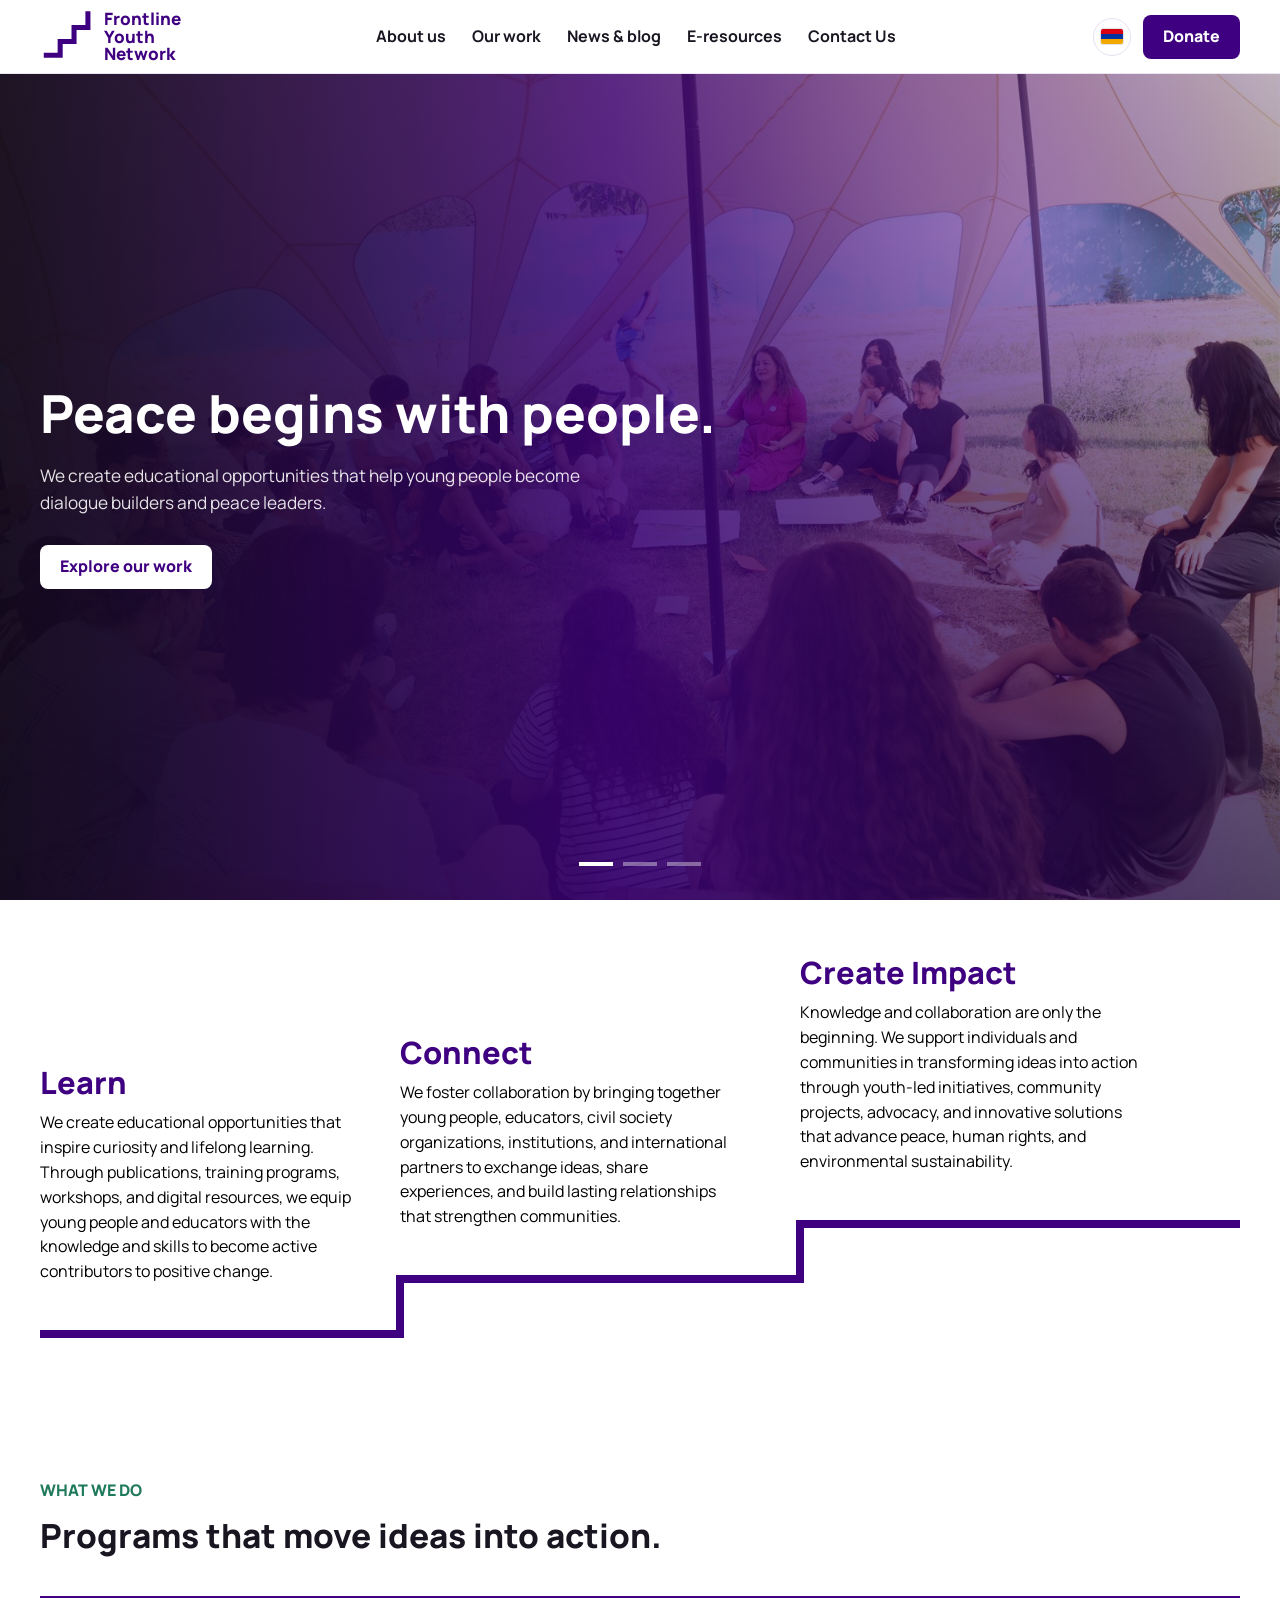
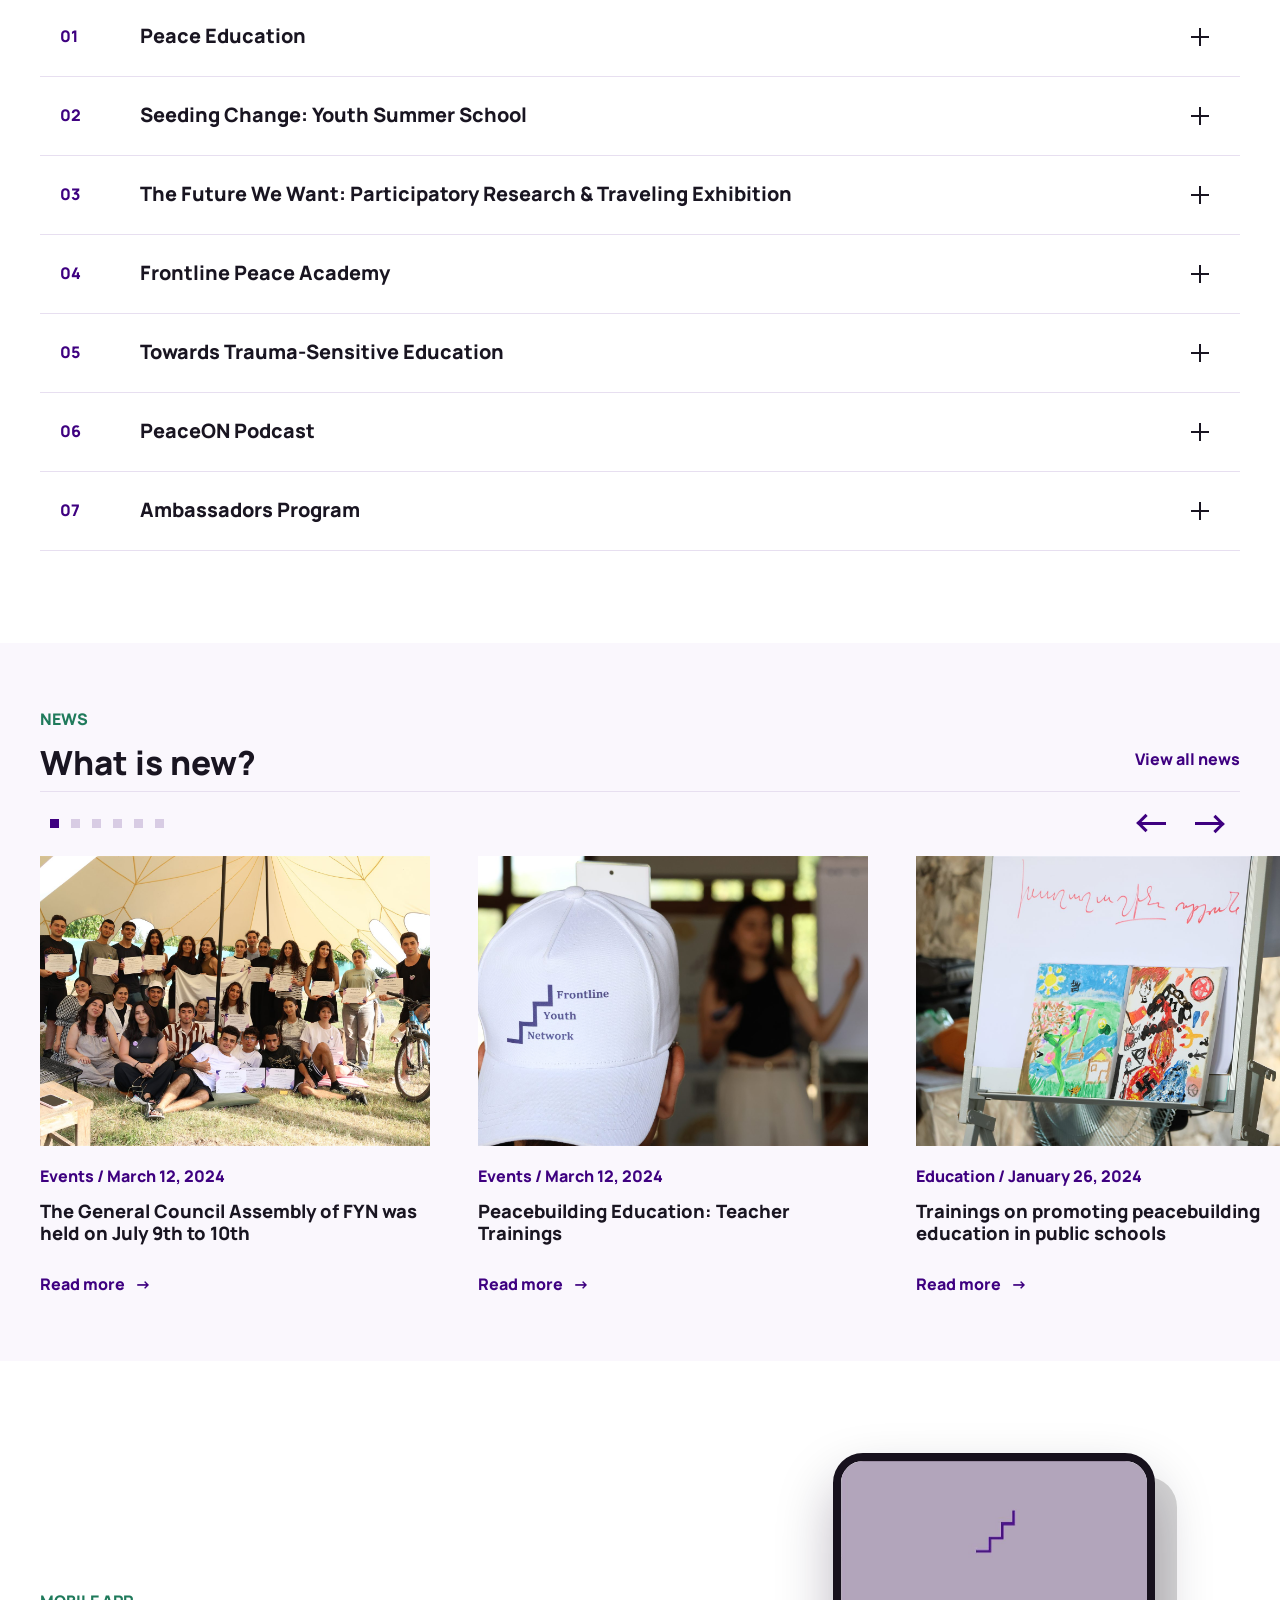
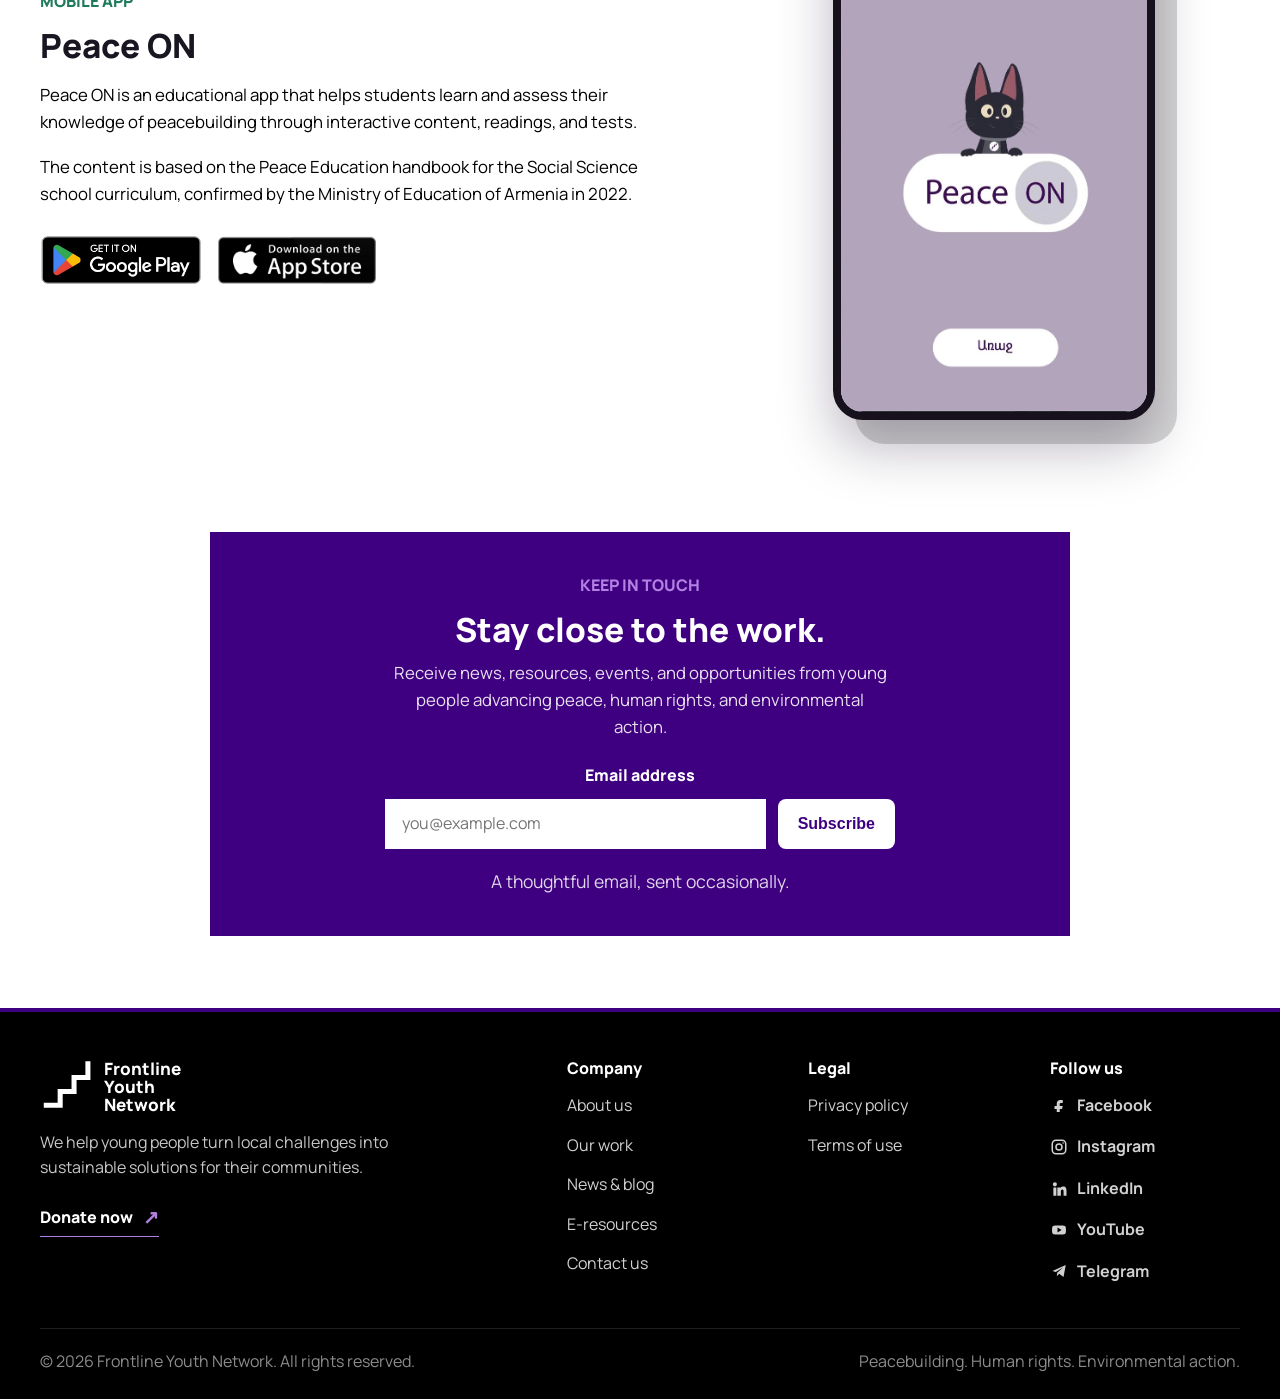
<file: index.html>
﻿<!doctype html>
<html lang="en">
  <head>
    <meta charset="utf-8">
    <meta name="viewport" content="width=device-width, initial-scale=1">
    <meta name="description" content="Frontline Youth Network connects and empowers young people from rural and border communities through peacebuilding, human rights, environmentalism, and youth-led action.">
    <title>Frontline Youth Network</title>
    <link rel="preconnect" href="https://fonts.googleapis.com">
    <link rel="preconnect" href="https://fonts.gstatic.com" crossorigin>
    <link href="https://fonts.googleapis.com/css2?family=Manrope:wght@400;500;600;700;800&display=swap" rel="stylesheet">
    <link rel="stylesheet" href="assets/css/style.css">
  </head>
  <body>
    <a class="skip-link" href="#main">Skip to content</a>

    <header class="site-header" data-header>
      <div class="container header__inner">
        <a class="btn btn--primary header__donate" href="donate.html">Donate</a>

        <a class="brand brand--animated" href="index.html" aria-label="Frontline Youth Network home">
          <span class="brand__mark-wrap" aria-hidden="true">
            <svg class="brand__mark" viewBox="0 0 92 82" focusable="false">
              <polyline points="10 70 32 70 32 48 54 48 54 26 76 26 76 4"></polyline>
            </svg>
          </span>
          <span class="brand__text" aria-hidden="true">
            <span>Frontline</span>
            <span>Youth</span>
            <span>Network</span>
          </span>
        </a>

        <button class="nav-toggle" type="button" aria-expanded="false" aria-controls="site-navigation" aria-label="Open navigation">
          <span></span>
          <span></span>
          <span></span>
        </button>

        <nav class="site-nav" id="site-navigation" aria-label="Main navigation">
          <div class="nav__links">
            <a href="about-us.html">About us</a>
            <a href="our-work.html">Our work</a>
            <a href="news.html">News &amp; blog</a>
            <a href="e-resources.html">E-resources</a>
            <a href="contact-us.html">Contact Us</a>
          </div>
          <div class="nav__actions">
            <a class="lang-switcher" href="#" aria-label="Switch language to Armenian">
              <span class="flag flag--armenia" aria-hidden="true"></span>
            </a>
            <a class="btn btn--primary nav__donate" href="donate.html">Donate</a>
          </div>
        </nav>
      </div>
    </header>

    <main id="main">
      <section class="hero section hero--slide-1">
        <div class="container hero__inner">
          <div class="hero-slider" data-hero-slider>
            <div class="hero-slider__track">
              <article class="hero-slide is-active">
                <h1>Peace begins with people.</h1>
                <p class="hero__lead">We create educational opportunities that help young people become dialogue builders and peace leaders.</p>
                <a class="btn btn--primary" href="#what-we-do">Explore our work</a>
              </article>
              <article class="hero-slide">
                <h2>Human rights begin with action.</h2>
                <p class="hero__lead">We strengthen the skills and confidence needed to build more just and inclusive communities.</p>
                <a class="btn btn--primary" href="#what-we-do">Explore human rights</a>
              </article>
              <article class="hero-slide">
                <h2>A sustainable future begins today.</h2>
                <p class="hero__lead">We encourage environmental responsibility through learning, collaboration, and local initiatives.</p>
                <a class="btn btn--primary" href="#what-we-do">Explore green action</a>
              </article>
            </div>
          </div>
        </div>
        <div class="hero-slider__controls" aria-label="Hero slider controls">
          <button class="is-active" type="button" aria-label="Show peacebuilding slide" data-hero-dot></button>
          <button type="button" aria-label="Show human rights slide" data-hero-dot></button>
          <button type="button" aria-label="Show environmental slide" data-hero-dot></button>
        </div>
        <button class="hero-arrow hero-arrow--prev" type="button" aria-label="Previous hero slide" data-hero-prev><span aria-hidden="true">&larr;</span></button>
        <button class="hero-arrow hero-arrow--next" type="button" aria-label="Next hero slide" data-hero-next><span aria-hidden="true">&rarr;</span></button>

      </section>

      <div class="container hero__impact" aria-label="Frontline Youth Network step line">
        <svg class="impact-step-line" viewBox="0 0 1200 180" focusable="false" aria-hidden="true">
          <polyline points="0 150 360 150 360 95 760 95 760 40 1200 40"></polyline>
        </svg>
        <div class="impact-step-labels">
          <article>
            <h2>Learn</h2>
            <p>We create educational opportunities that inspire curiosity and lifelong learning. Through publications, training programs, workshops, and digital resources, we equip young people and educators with the knowledge and skills to become active contributors to positive change.</p>
          </article>
          <article>
            <h2>Connect</h2>
            <p>We foster collaboration by bringing together young people, educators, civil society organizations, institutions, and international partners to exchange ideas, share experiences, and build lasting relationships that strengthen communities.</p>
          </article>
          <article>
            <h2>Create Impact</h2>
            <p>Knowledge and collaboration are only the beginning. We support individuals and communities in transforming ideas into action through youth-led initiatives, community projects, advocacy, and innovative solutions that advance peace, human rights, and environmental sustainability.</p>
          </article>
        </div>
      </div>

      <section class="section initiatives-section" id="what-we-do">
        <div class="container">
          <div class="initiatives__intro">
            <div>
              <p class="eyebrow">What we do</p>
              <h2>Programs that move ideas into action.</h2>
            </div>
          </div>

          <div class="initiatives-list" data-initiatives>
            <article class="initiative">
              <button class="initiative__trigger" id="initiative-trigger-1" type="button" aria-expanded="false" aria-controls="initiative-panel-1" data-initiative-trigger>
                <span class="initiative__number">01</span>
                <span class="initiative__title">Peace Education</span>
                <span class="initiative__toggle" aria-hidden="true"></span>
              </button>
              <div class="initiative__panel" id="initiative-panel-1" role="region" aria-labelledby="initiative-trigger-1" aria-hidden="true">
                <div class="initiative__media">
                  <img src="assets/images/news-training.jpg" alt="A Frontline participant listening to a programme facilitator">
                </div>
                <div class="initiative__content">
                  <p>Since 2020, Frontline has been advancing peace education in Armenia by combining research, educational resource development, and teacher professional development. We create practical tools that help educators introduce peace, conflict, and dialogue into the classroom while supporting broader educational reforms. Our goal is to make peace education accessible, relevant, and transformative for both teachers and young people.</p>
                  <a class="initiative__link" href="#">Learn more <span aria-hidden="true">&rarr;</span></a>
                </div>
              </div>
            </article>

            <article class="initiative">
              <button class="initiative__trigger" id="initiative-trigger-2" type="button" aria-expanded="false" aria-controls="initiative-panel-2" data-initiative-trigger>
                <span class="initiative__number">02</span>
                <span class="initiative__title">Seeding Change: Youth Summer School</span>
                <span class="initiative__toggle" aria-hidden="true"></span>
              </button>
              <div class="initiative__panel" id="initiative-panel-2" role="region" aria-labelledby="initiative-trigger-2" aria-hidden="true">
                <div class="initiative__media">
                  <img src="assets/images/mission-youth.jpg" alt="Young people learning together at a Frontline summer programme">
                </div>
                <div class="initiative__content">
                  <p>From 2021 to 2025, <em>Seed the Change</em> brought together young people from across Armenia for an immersive summer school experience centered on peacebuilding, environmental sustainability, and human rights. Through interactive learning, outdoor activities, creative methods, and collaborative projects, participants developed practical skills and lasting connections.</p>
                  <p>The experience continues through the <em>Seed the Change Activist Handbook</em>, which supports participants in turning ideas into action.</p>
                  <a class="initiative__link" href="#">Learn more <span aria-hidden="true">&rarr;</span></a>
                </div>
              </div>
            </article>

            <article class="initiative">
              <button class="initiative__trigger" id="initiative-trigger-3" type="button" aria-expanded="false" aria-controls="initiative-panel-3" data-initiative-trigger>
                <span class="initiative__number">03</span>
                <span class="initiative__title">The Future We Want: Participatory Research &amp; Traveling Exhibition</span>
                <span class="initiative__toggle" aria-hidden="true"></span>
              </button>
              <div class="initiative__panel" id="initiative-panel-3" role="region" aria-labelledby="initiative-trigger-3" aria-hidden="true">
                <div class="initiative__media">
                  <img src="assets/images/hero-map.jpg" alt="Messages created by young people during a participatory activity">
                </div>
                <div class="initiative__content">
                  <p>What began as a creative exercise during the Seed the Change summer school evolved into a nationwide participatory research initiative exploring how young people imagine their future. Through focus groups and artistic expression, Frontline engaged diverse youth communities to better understand identity, belonging, and aspirations.</p>
                  <p>The findings were transformed into a traveling exhibition, creating space for dialogue and amplifying young people's voices.</p>
                  <a class="initiative__link" href="#">Learn more <span aria-hidden="true">&rarr;</span></a>
                </div>
              </div>
            </article>

            <article class="initiative">
              <button class="initiative__trigger" id="initiative-trigger-4" type="button" aria-expanded="false" aria-controls="initiative-panel-4" data-initiative-trigger>
                <span class="initiative__number">04</span>
                <span class="initiative__title">Frontline Peace Academy</span>
                <span class="initiative__toggle" aria-hidden="true"></span>
              </button>
              <div class="initiative__panel" id="initiative-panel-4" role="region" aria-labelledby="initiative-trigger-4" aria-hidden="true">
                <div class="initiative__media">
                  <img src="assets/images/education.jpg" alt="Young people taking part in an interactive outdoor learning session">
                </div>
                <div class="initiative__content">
                  <p>Peace Academy is a two-month experiential learning program that continues the journey begun through the <em>Seed the Change</em> Summer School. Designed for university students, it offers a deeper exploration of conflict, peace, and social change through an interactive, non-formal learning environment.</p>
                  <p>Participants strengthen their understanding of conflict and peace studies while developing practical skills in dialogue, collaboration, negotiation, and conflict transformation. More than a course, the Academy is a learning community where knowledge is co-created through discussion, reflection, and shared experience.</p>
                  <a class="initiative__link" href="#">Learn more <span aria-hidden="true">&rarr;</span></a>
                </div>
              </div>
            </article>

            <article class="initiative">
              <button class="initiative__trigger" id="initiative-trigger-5" type="button" aria-expanded="false" aria-controls="initiative-panel-5" data-initiative-trigger>
                <span class="initiative__number">05</span>
                <span class="initiative__title">Towards Trauma-Sensitive Education</span>
                <span class="initiative__toggle" aria-hidden="true"></span>
              </button>
              <div class="initiative__panel" id="initiative-panel-5" role="region" aria-labelledby="initiative-trigger-5" aria-hidden="true">
                <div class="initiative__media">
                  <img src="assets/images/news-schools.jpg" alt="Creative artworks produced during a Frontline learning activity">
                </div>
                <div class="initiative__content">
                  <p>Building on our participatory research, this initiative explores how peace, conflict, and trauma can be addressed through safe, inclusive, and creative learning environments. By bringing together educators, researchers, and practitioners, we developed practical trauma-informed teaching approaches grounded in international expertise and local experience.</p>
                  <p>The result is a collection of educational methods that support more responsive and resilient classrooms.</p>
                  <a class="initiative__link" href="#">Learn more <span aria-hidden="true">&rarr;</span></a>
                </div>
              </div>
            </article>

            <article class="initiative">
              <button class="initiative__trigger" id="initiative-trigger-6" type="button" aria-expanded="false" aria-controls="initiative-panel-6" data-initiative-trigger>
                <span class="initiative__number">06</span>
                <span class="initiative__title">PeaceON Podcast</span>
                <span class="initiative__toggle" aria-hidden="true"></span>
              </button>
              <div class="initiative__panel" id="initiative-panel-6" role="region" aria-labelledby="initiative-trigger-6" aria-hidden="true">
                <div class="initiative__media">
                  <img src="assets/images/cinema.jpg" alt="Young people and community members preparing food together">
                </div>
                <div class="initiative__content">
                  <p>PeaceON is an animated podcast created for young people, bringing complex social topics to life through a simple, engaging, and modern format. Guided by Piso, the curious cat and main character of the podcast, young audiences explore topics ranging from disinformation and media literacy to environmental issues, financial literacy, and everyday choices.</p>
                  <p>Through real stories, relatable examples, and honest conversations, PeaceON encourages young people to think critically, stay informed, and become active participants in their communities.</p>
                  <p>The learning journey continues through the PeaceON app, where users can reflect on episodes, explore new topics, take interactive quizzes, test their knowledge, and receive certificates upon successful completion.</p>
                  <a class="initiative__link" href="https://www.youtube.com/channel/UCpuVf02GFddqtocgBL-URlQ" target="_blank" rel="noopener">Watch here <span aria-hidden="true">&rarr;</span></a>
                </div>
              </div>
            </article>

            <article class="initiative">
              <button class="initiative__trigger" id="initiative-trigger-7" type="button" aria-expanded="false" aria-controls="initiative-panel-7" data-initiative-trigger>
                <span class="initiative__number">07</span>
                <span class="initiative__title">Ambassadors Program</span>
                <span class="initiative__toggle" aria-hidden="true"></span>
              </button>
              <div class="initiative__panel" id="initiative-panel-7" role="region" aria-labelledby="initiative-trigger-7" aria-hidden="true">
                <div class="initiative__media">
                  <img src="assets/images/networking.jpg" alt="Frontline youth participants collaborating during a team activity">
                </div>
                <div class="initiative__content">
                  <p>The Ambassadors Program supports young people in sharing knowledge, building connections, and leading positive change in their communities. Full program details will be added as the initiative develops.</p>
                  <a class="initiative__link" href="#">Learn more <span aria-hidden="true">&rarr;</span></a>
                </div>
              </div>
            </article>
          </div>
        </div>
      </section>

      <section class="section news-section" id="news">
        <div class="container">
          <div class="news-slider" data-news-slider>
            <div class="news-slider__header">
              <div>
                <p class="eyebrow">News</p>
                <h2>What is new?</h2>
              </div>
              <a class="text-link news-slider__link" href="https://frontlineyouth.net/en/news/">View all news</a>
            </div>

            <div class="news-slider__tools" aria-label="News slider controls">
              <div class="news-slider__dots" aria-label="Select news slide">
                <button class="is-active" type="button" aria-label="Go to news item 1" data-news-dot></button>
                <button type="button" aria-label="Go to news item 2" data-news-dot></button>
                <button type="button" aria-label="Go to news item 3" data-news-dot></button>
                <button type="button" aria-label="Go to news item 4" data-news-dot></button>
                <button type="button" aria-label="Go to news item 5" data-news-dot></button>
                <button type="button" aria-label="Go to news item 6" data-news-dot></button>
              </div>
              <div class="news-slider__arrows">
                <button class="news-slider__arrow news-slider__arrow--prev" type="button" aria-label="Previous news" data-news-prev>
                  <span class="news-slider__arrow-icon" aria-hidden="true"></span>
                </button>
                <button class="news-slider__arrow news-slider__arrow--next" type="button" aria-label="Next news" data-news-next>
                  <span class="news-slider__arrow-icon" aria-hidden="true"></span>
                </button>
              </div>
            </div>

            <div class="news-slider__viewport">
              <div class="news-slider__track">
                <article class="news-card">
                  <img src="assets/images/news-assembly.jpg" alt="Frontline programme graduates holding their certificates">
                  <div class="news-card__body">
                    <p class="meta">Events / March 12, 2024</p>
                    <h3>The General Council Assembly of FYN was held on July 9th to 10th</h3>
                    <a class="card__link" href="https://frontlineyouth.net/en/the-general-council-assembly-of-the-uncovering-the-potential-of-border-dwelling-youth-fyn-ngo-was-held-on-july-9th-to-10th/">Read more <span aria-hidden="true">&rarr;</span></a>
                  </div>
                </article>

                <article class="news-card">
                  <img src="assets/images/news-training.jpg" alt="A Frontline participant during a facilitated learning session">
                  <div class="news-card__body">
                    <p class="meta">Events / March 12, 2024</p>
                    <h3>Peacebuilding Education: Teacher Trainings</h3>
                    <a class="card__link" href="https://frontlineyouth.net/en/peacebuilding-education-teacher-trainings/">Read more <span aria-hidden="true">&rarr;</span></a>
                  </div>
                </article>

                <article class="news-card">
                  <img src="assets/images/news-schools.jpg" alt="Youth-created artworks displayed during a learning activity">
                  <div class="news-card__body">
                    <p class="meta">Education / January 26, 2024</p>
                    <h3>Trainings on promoting peacebuilding education in public schools</h3>
                    <a class="card__link" href="https://frontlineyouth.net/en/trainings-on-promoting-peacebuilding-education-in-public-schools/">Read more <span aria-hidden="true">&rarr;</span></a>
                  </div>
                </article>

                <article class="news-card">
                  <img src="assets/images/education.jpg" alt="Young people taking part in an outdoor learning circle">
                  <div class="news-card__body">
                    <p class="meta">Education / FYN</p>
                    <h3>Non-formal education programs for young community leaders</h3>
                    <a class="card__link" href="https://frontlineyouth.net/en/news/">Read more <span aria-hidden="true">&rarr;</span></a>
                  </div>
                </article>

                <article class="news-card">
                  <img src="assets/images/networking.jpg" alt="Frontline participants working together outdoors">
                  <div class="news-card__body">
                    <p class="meta">Community / FYN</p>
                    <h3>Building networks between youth, mentors, and local initiatives</h3>
                    <a class="card__link" href="https://frontlineyouth.net/en/news/">Read more <span aria-hidden="true">&rarr;</span></a>
                  </div>
                </article>

                <article class="news-card">
                  <img src="assets/images/cinema.jpg" alt="Young people sharing a community cooking activity">
                  <div class="news-card__body">
                    <p class="meta">Events / FYN</p>
                    <h3>Youth-led conversations on peace, rights, and participation</h3>
                    <a class="card__link" href="https://frontlineyouth.net/en/news/">Read more <span aria-hidden="true">&rarr;</span></a>
                  </div>
                </article>
              </div>
            </div>
          </div>
        </div>
      </section>

      <section class="section app-section" id="peace-on" data-app-animate>
        <div class="container app-section__grid">
          <div class="app-section__content">
            <p class="eyebrow">Mobile app</p>
            <h2>Peace ON</h2>
            <p>Peace ON is an educational app that helps students learn and assess their knowledge of peacebuilding through interactive content, readings, and tests.</p>
            <p>The content is based on the Peace Education handbook for the Social Science school curriculum, confirmed by the Ministry of Education of Armenia in 2022.</p>
            <div class="app-store-links" aria-label="Download Peace ON">
              <a class="store-button" href="https://play.google.com/store/apps/details?id=com.peaceon.frontline" target="_blank" rel="noopener" aria-label="Get Peace ON on Google Play">
                <img src="assets/images/google-play-badge.webp" alt="Get it on Google Play">
              </a>
              <a class="store-button" href="#" aria-label="Download Peace ON on the App Store">
                <img src="assets/images/download app store.webp" alt="Download on the App Store">
              </a>
            </div>
          </div>

          <div class="app-showcase" aria-label="Peace ON app preview">
            <div class="app-showcase__frame">
              <img class="app-showcase__image" src="assets/images/peace-on-section.webp" alt="Peace ON mobile app preview featuring Piso">
            </div>
          </div>
        </div>
      </section>

      <section class="section contact" id="contact">
        <div class="container subscription">
          <div class="subscription__content">
            <p class="eyebrow">Keep in touch</p>
            <h2>Stay close to the work.</h2>
            <p>Receive news, resources, events, and opportunities from young people advancing peace, human rights, and environmental action.</p>

            <form class="newsletter" action="#" method="post">
              <label for="email">Email address</label>
              <div class="newsletter__row">
                <input id="email" name="email" type="email" placeholder="you@example.com" autocomplete="email" required>
                <button class="btn btn--light" type="submit">Subscribe</button>
              </div>
              <p class="form-note">A thoughtful email, sent occasionally.</p>
            </form>
          </div>
        </div>
      </section>
    </main>

    <footer class="site-footer">
      <div class="container footer__grid">
        <div class="footer__brand">
          <a class="brand brand--animated footer__brand-logo" href="index.html" aria-label="Frontline Youth Network home" data-footer-brand>
            <span class="brand__mark-wrap" aria-hidden="true">
              <svg class="brand__mark" viewBox="0 0 92 82" focusable="false">
                <polyline points="10 70 32 70 32 48 54 48 54 26 76 26 76 4"></polyline>
              </svg>
            </span>
            <span class="brand__text" aria-hidden="true">
              <span>Frontline</span>
              <span>Youth</span>
              <span>Network</span>
            </span>
          </a>
          <p>We help young people turn local challenges into sustainable solutions for their communities.</p>
          <a class="footer__donate" href="donate.html">Donate now <span aria-hidden="true">&#8599;</span></a>
        </div>

        <nav aria-label="Footer navigation">
          <h2 class="footer__title">Company</h2>
          <ul class="footer__links">
            <li><a href="about-us.html">About us</a></li>
            <li><a href="our-work.html">Our work</a></li>
            <li><a href="news.html">News &amp; blog</a></li>
            <li><a href="e-resources.html">E-resources</a></li>
            <li><a href="contact-us.html">Contact us</a></li>
          </ul>
        </nav>

        <nav aria-label="Legal navigation">
          <h2 class="footer__title">Legal</h2>
          <ul class="footer__links">
            <li><a href="privacy-policy.html">Privacy policy</a></li>
            <li><a href="terms-of-use.html">Terms of use</a></li>
          </ul>
        </nav>

        <div class="footer__connect">
          <h2 class="footer__title">Follow us</h2>
          <ul class="footer__socials">
            <li><a class="footer__social-link" href="https://www.facebook.com/FrontlineYouthNet/" target="_blank" rel="noopener"><svg viewBox="0 0 24 24" aria-hidden="true"><path d="M14 8h3V4h-3c-3.3 0-5 2-5 5v3H6v4h3v4h4v-4h3l1-4h-4V9c0-.7.3-1 1-1Z"/></svg><span>Facebook</span></a></li>
            <li><a class="footer__social-link" href="https://www.instagram.com/frontlineyouthnetwork/" target="_blank" rel="noopener"><svg viewBox="0 0 24 24" aria-hidden="true"><rect x="3" y="3" width="18" height="18" rx="5"/><circle cx="12" cy="12" r="4"/><circle cx="17.5" cy="6.5" r="1" class="footer__social-dot"/></svg><span>Instagram</span></a></li>
            <li><a class="footer__social-link" href="https://www.linkedin.com/company/frontline-youth-network-armenia/" target="_blank" rel="noopener"><svg viewBox="0 0 24 24" aria-hidden="true"><path d="M6.5 8.5A2.5 2.5 0 1 0 6.5 3a2.5 2.5 0 0 0 0 5.5ZM4.5 21h4V10h-4v11Zm6 0h4v-5.5c0-1.4.3-2.8 2-2.8 1.6 0 1.6 1.6 1.6 2.9V21H22v-6.2c0-3.4-.7-6-4.7-6-1.9 0-3.1 1-3.6 2.1h-.1V10h-3.8v11Z"/></svg><span>LinkedIn</span></a></li>
            <li><a class="footer__social-link" href="https://www.youtube.com/channel/UCpuVf02GFddqtocgBL-URlQ" target="_blank" rel="noopener"><svg viewBox="0 0 24 24" aria-hidden="true"><path d="M21 8.2a2.7 2.7 0 0 0-1.9-1.9C17.4 6 12 6 12 6s-5.4 0-7.1.3A2.7 2.7 0 0 0 3 8.2 28 28 0 0 0 2.7 12c0 1.3.1 2.6.3 3.8a2.7 2.7 0 0 0 1.9 1.9C6.6 18 12 18 12 18s5.4 0 7.1-.3a2.7 2.7 0 0 0 1.9-1.9c.2-1.2.3-2.5.3-3.8s-.1-2.6-.3-3.8ZM10 15.3V8.7l5.5 3.3-5.5 3.3Z"/></svg><span>YouTube</span></a></li>
            <li><a class="footer__social-link" href="#" aria-label="Frontline Youth Network Telegram"><svg viewBox="0 0 24 24" aria-hidden="true"><path d="m21 4-3 16-5.7-4.2-3.2 3.1.5-4.6L17.9 7 7.7 13.4 3.3 12 21 4Z"/></svg><span>Telegram</span></a></li>
          </ul>
        </div>
      </div>
      <div class="container footer__bottom">
        <p>&copy; 2026 Frontline Youth Network. All rights reserved.</p>
        <p>Peacebuilding. Human rights. Environmental action.</p>
      </div>
    </footer>

    <script src="assets/js/main.js"></script>
  </body>
</html>
</file>
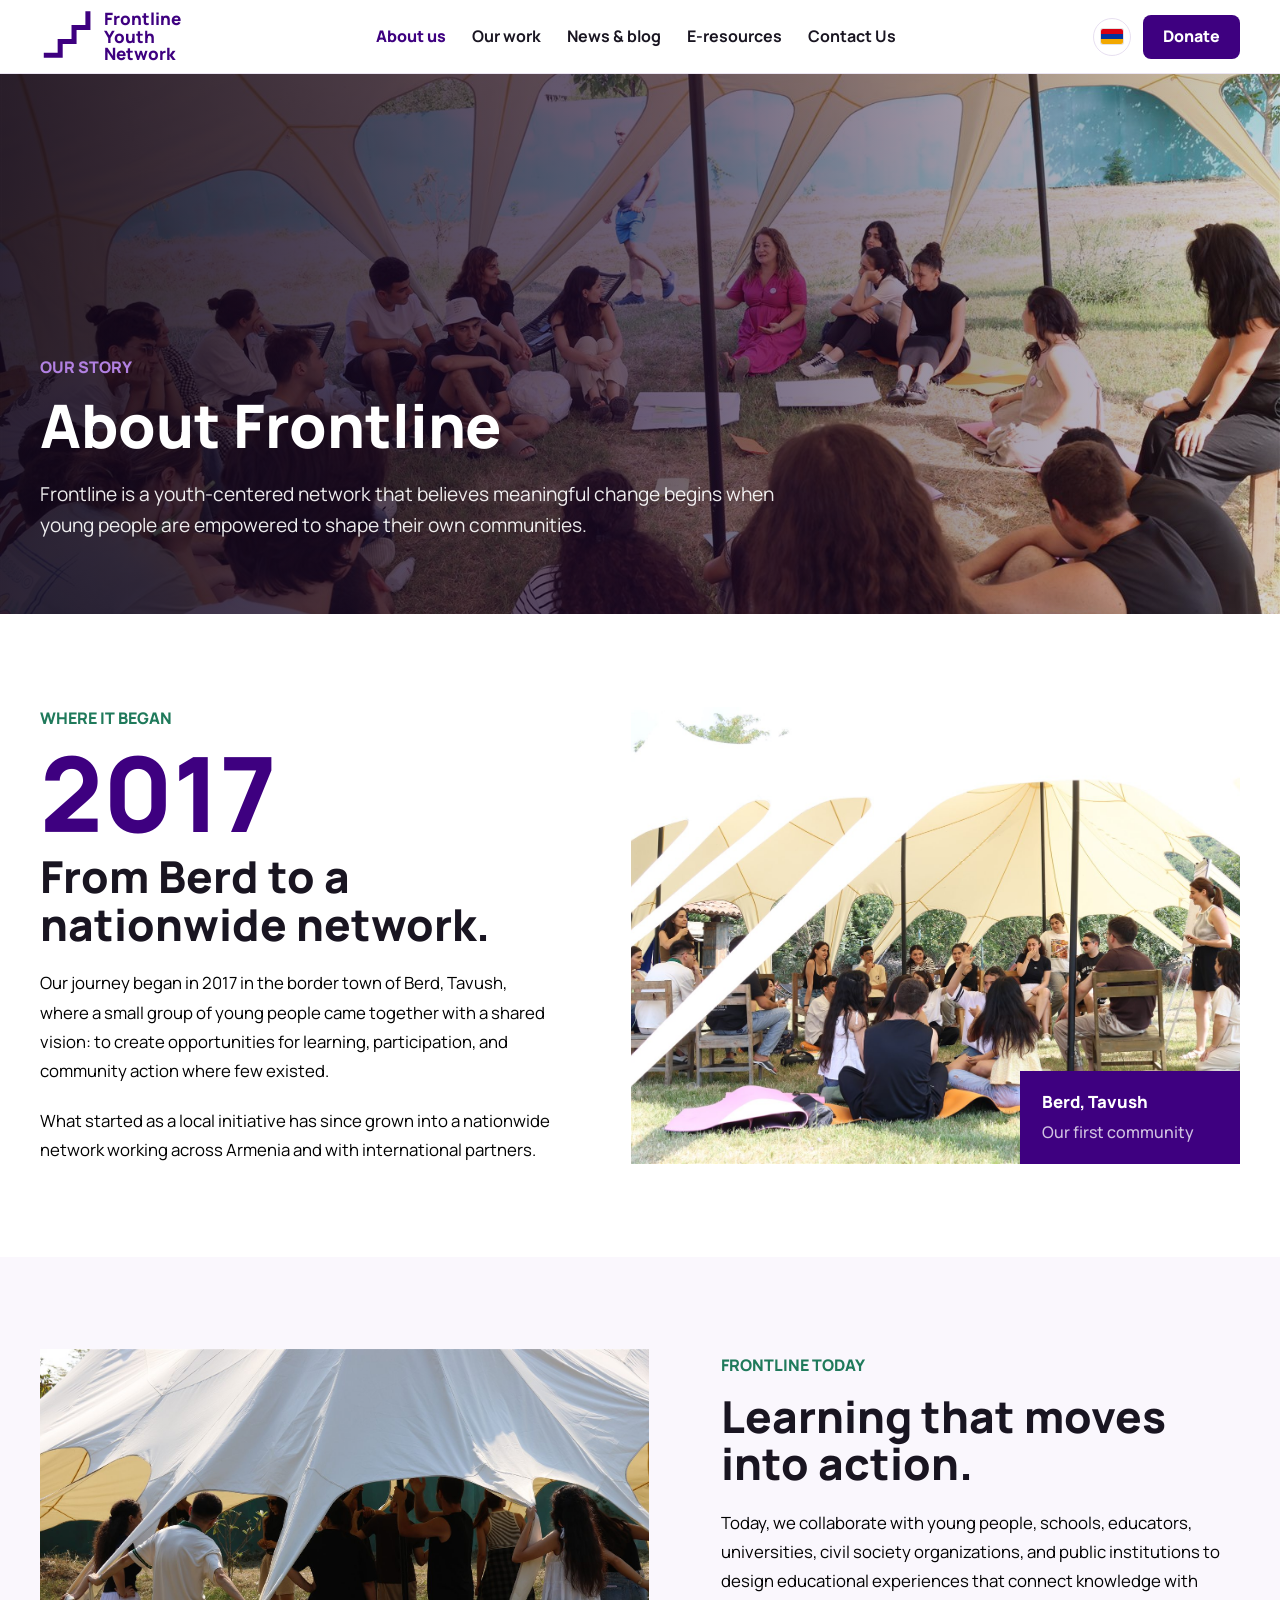
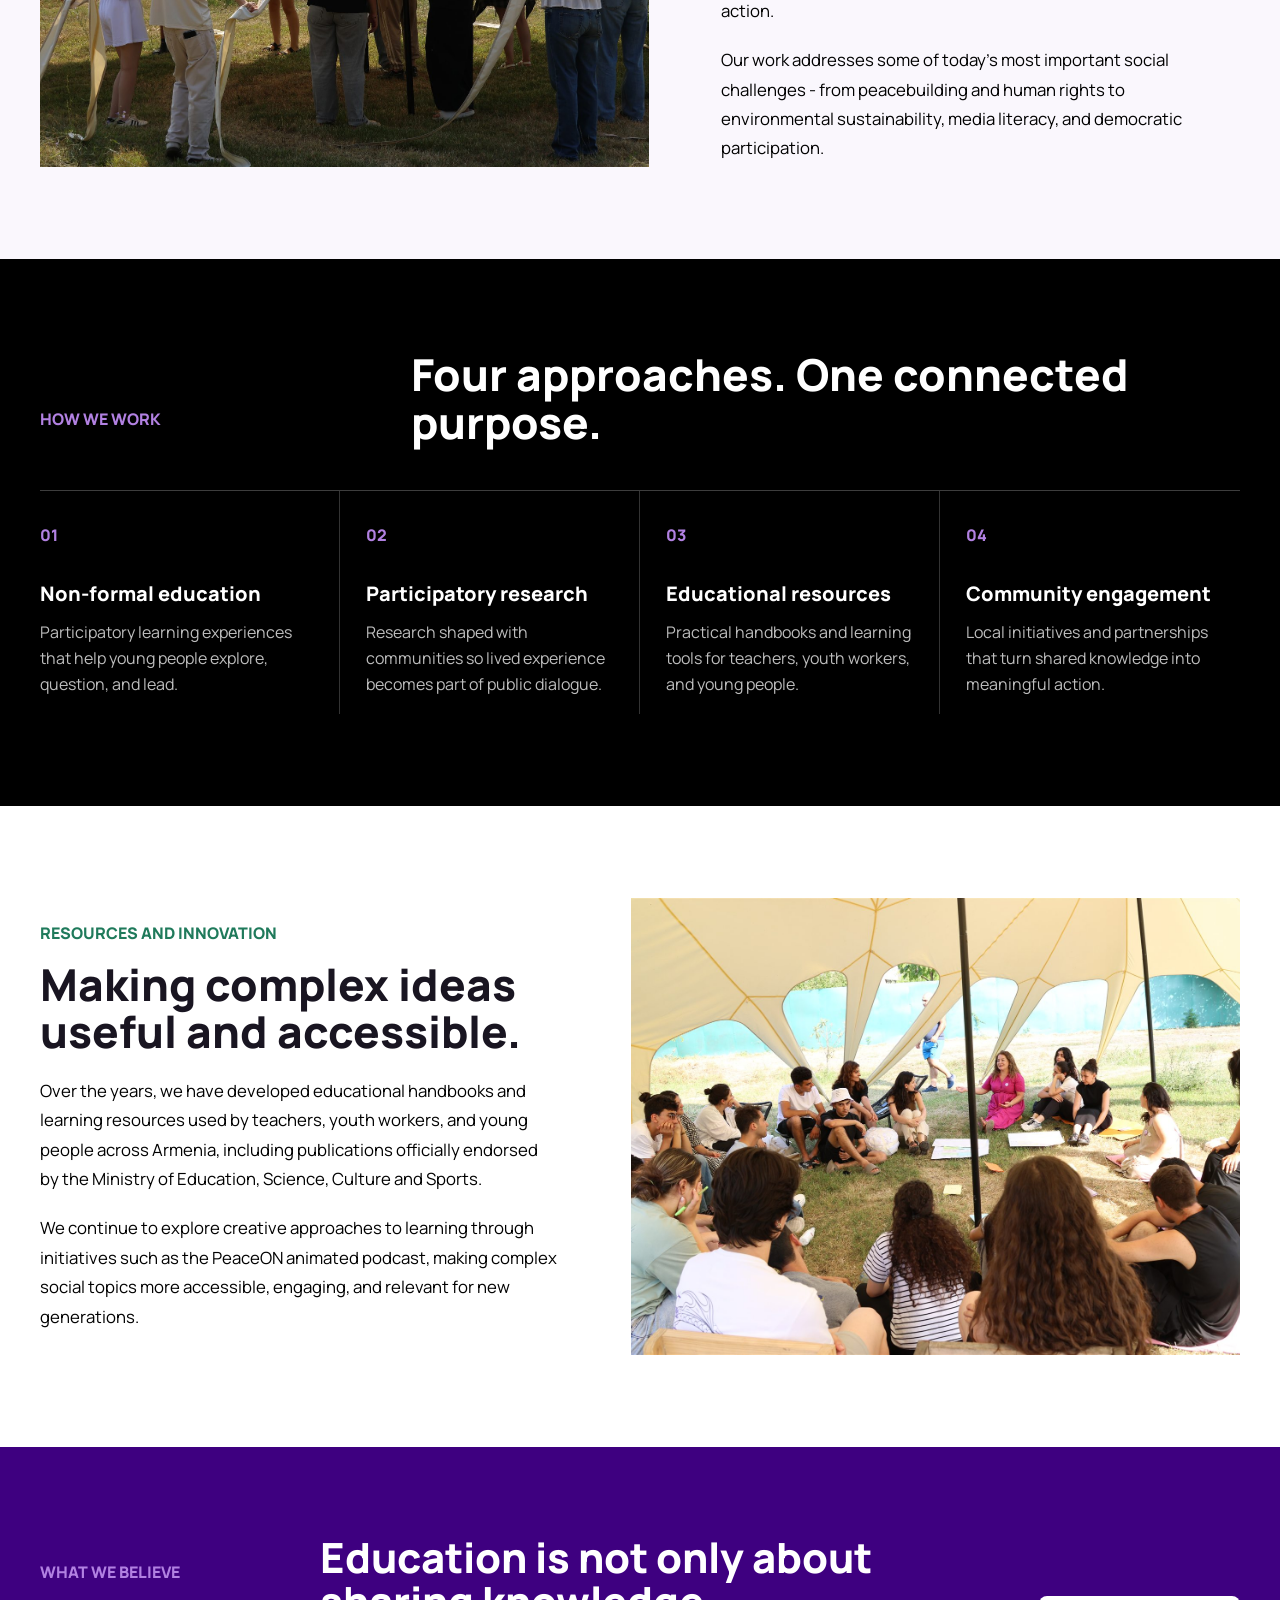
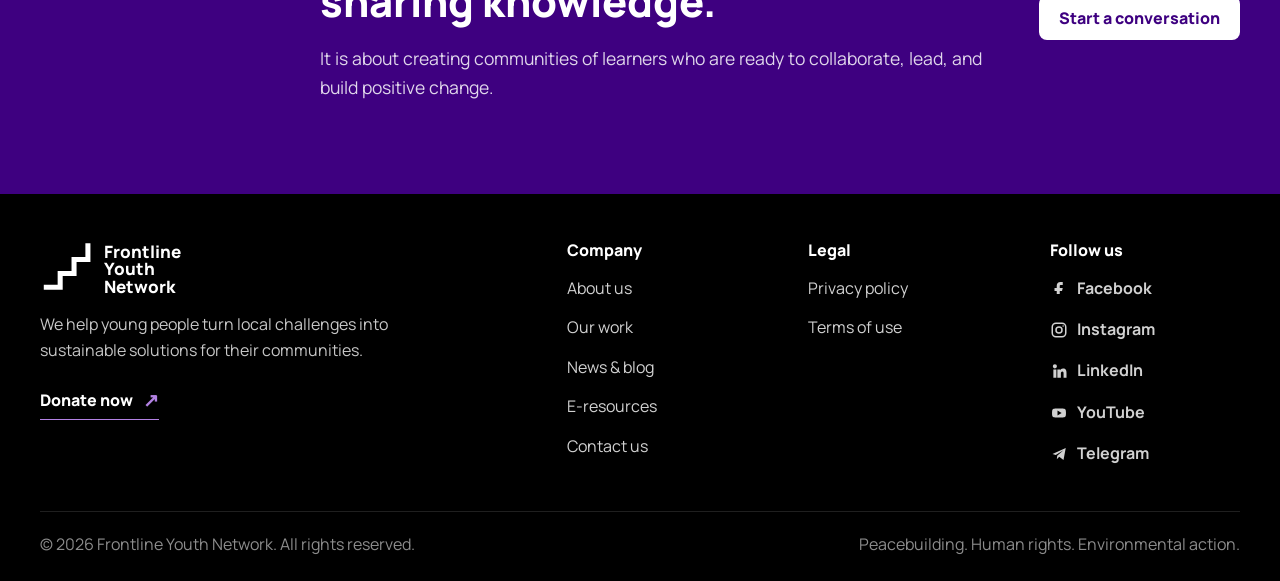
<file: about-us.html>
﻿<!doctype html>
<html lang="en">
  <head>
    <meta charset="utf-8">
    <meta name="viewport" content="width=device-width, initial-scale=1">
    <meta name="description" content="Learn how Frontline Youth Network grew from a youth initiative in Berd into a nationwide community connecting education with action.">
    <title>About Us | Frontline Youth Network</title>
    <link rel="preconnect" href="https://fonts.googleapis.com">
    <link rel="preconnect" href="https://fonts.gstatic.com" crossorigin>
    <link href="https://fonts.googleapis.com/css2?family=Manrope:wght@400;500;600;700;800&display=swap" rel="stylesheet">
    <link rel="stylesheet" href="assets/css/style.css">
  </head>
  <body>
    <a class="skip-link" href="#main">Skip to content</a>

    <header class="site-header" data-header>
      <div class="container header__inner">
        <a class="btn btn--primary header__donate" href="donate.html">Donate</a>

        <a class="brand brand--animated" href="index.html" aria-label="Frontline Youth Network home">
          <span class="brand__mark-wrap" aria-hidden="true">
            <svg class="brand__mark" viewBox="0 0 92 82" focusable="false">
              <polyline points="10 70 32 70 32 48 54 48 54 26 76 26 76 4"></polyline>
            </svg>
          </span>
          <span class="brand__text" aria-hidden="true">
            <span>Frontline</span>
            <span>Youth</span>
            <span>Network</span>
          </span>
        </a>

        <button class="nav-toggle" type="button" aria-expanded="false" aria-controls="site-navigation" aria-label="Open navigation">
          <span></span>
          <span></span>
          <span></span>
        </button>

        <nav class="site-nav" id="site-navigation" aria-label="Main navigation">
          <div class="nav__links">
            <a href="about-us.html" aria-current="page">About us</a>
            <a href="our-work.html">Our work</a>
            <a href="news.html">News &amp; blog</a>
            <a href="e-resources.html">E-resources</a>
            <a href="contact-us.html">Contact Us</a>
          </div>
          <div class="nav__actions">
            <a class="lang-switcher" href="#" aria-label="Switch language to Armenian">
              <span class="flag flag--armenia" aria-hidden="true"></span>
            </a>
            <a class="btn btn--primary nav__donate" href="donate.html">Donate</a>
          </div>
        </nav>
      </div>
    </header>

    <main id="main">
      <section class="about-hero" aria-labelledby="about-title">
        <div class="container about-hero__content">
          <p class="eyebrow">Our story</p>
          <h1 id="about-title">About Frontline</h1>
          <p>Frontline is a youth-centered network that believes meaningful change begins when young people are empowered to shape their own communities.</p>
        </div>
      </section>

      <section class="about-origin section">
        <div class="container about-origin__grid">
          <div class="about-origin__story">
            <p class="eyebrow">Where it began</p>
            <p class="about-origin__year" aria-hidden="true">2017</p>
            <h2>From Berd to a nationwide network.</h2>
            <p>Our journey began in 2017 in the border town of Berd, Tavush, where a small group of young people came together with a shared vision: to create opportunities for learning, participation, and community action where few existed.</p>
            <p>What started as a local initiative has since grown into a nationwide network working across Armenia and with international partners.</p>
          </div>
          <div class="about-origin__media">
            <img src="assets/images/education.jpg" alt="Young people taking part in an outdoor Frontline learning circle">
            <p>Berd, Tavush <span>Our first community</span></p>
          </div>
        </div>
      </section>

      <section class="about-network section">
        <div class="container about-network__grid">
          <div class="about-network__media">
            <img src="assets/images/networking.jpg" alt="Frontline participants working together during a team activity">
          </div>
          <div class="about-network__content">
            <p class="eyebrow">Frontline today</p>
            <h2>Learning that moves into action.</h2>
            <p>Today, we collaborate with young people, schools, educators, universities, civil society organizations, and public institutions to design educational experiences that connect knowledge with action.</p>
            <p>Our work addresses some of today's most important social challenges - from peacebuilding and human rights to environmental sustainability, media literacy, and democratic participation.</p>
          </div>
        </div>
      </section>

      <section class="about-methods section" aria-labelledby="methods-title">
        <div class="container">
          <div class="about-methods__heading">
            <p class="eyebrow">How we work</p>
            <h2 id="methods-title">Four approaches. One connected purpose.</h2>
          </div>
          <div class="about-methods__grid">
            <article>
              <span>01</span>
              <h3>Non-formal education</h3>
              <p>Participatory learning experiences that help young people explore, question, and lead.</p>
            </article>
            <article>
              <span>02</span>
              <h3>Participatory research</h3>
              <p>Research shaped with communities so lived experience becomes part of public dialogue.</p>
            </article>
            <article>
              <span>03</span>
              <h3>Educational resources</h3>
              <p>Practical handbooks and learning tools for teachers, youth workers, and young people.</p>
            </article>
            <article>
              <span>04</span>
              <h3>Community engagement</h3>
              <p>Local initiatives and partnerships that turn shared knowledge into meaningful action.</p>
            </article>
          </div>
        </div>
      </section>

      <section class="about-resources section">
        <div class="container about-resources__grid">
          <div class="about-resources__content">
            <p class="eyebrow">Resources and innovation</p>
            <h2>Making complex ideas useful and accessible.</h2>
            <p>Over the years, we have developed educational handbooks and learning resources used by teachers, youth workers, and young people across Armenia, including publications officially endorsed by the Ministry of Education, Science, Culture and Sports.</p>
            <p>We continue to explore creative approaches to learning through initiatives such as the PeaceON animated podcast, making complex social topics more accessible, engaging, and relevant for new generations.</p>
          </div>
          <div class="about-resources__visual" aria-label="Frontline learning in practice">
            <img src="assets/images/mission-youth.jpg" alt="Young people taking part in an outdoor Frontline discussion circle">
          </div>
        </div>
      </section>

      <section class="about-belief">
        <div class="container about-belief__inner">
          <p class="eyebrow">What we believe</p>
          <h2>Education is not only about sharing knowledge.</h2>
          <p>It is about creating communities of learners who are ready to collaborate, lead, and build positive change.</p>
          <a class="btn btn--light" href="contact-us.html">Start a conversation</a>
        </div>
      </section>
    </main>

    <footer class="site-footer">
      <div class="container footer__grid">
        <div class="footer__brand">
          <a class="brand brand--animated footer__brand-logo" href="index.html" aria-label="Frontline Youth Network home" data-footer-brand>
            <span class="brand__mark-wrap" aria-hidden="true">
              <svg class="brand__mark" viewBox="0 0 92 82" focusable="false">
                <polyline points="10 70 32 70 32 48 54 48 54 26 76 26 76 4"></polyline>
              </svg>
            </span>
            <span class="brand__text" aria-hidden="true">
              <span>Frontline</span>
              <span>Youth</span>
              <span>Network</span>
            </span>
          </a>
          <p>We help young people turn local challenges into sustainable solutions for their communities.</p>
          <a class="footer__donate" href="donate.html">Donate now <span aria-hidden="true">&#8599;</span></a>
        </div>

        <nav aria-label="Footer navigation">
          <h2 class="footer__title">Company</h2>
          <ul class="footer__links">
            <li><a href="about-us.html" aria-current="page">About us</a></li>
            <li><a href="our-work.html">Our work</a></li>
            <li><a href="news.html">News &amp; blog</a></li>
            <li><a href="e-resources.html">E-resources</a></li>
            <li><a href="contact-us.html">Contact us</a></li>
          </ul>
        </nav>

        <nav aria-label="Legal navigation">
          <h2 class="footer__title">Legal</h2>
          <ul class="footer__links">
            <li><a href="privacy-policy.html">Privacy policy</a></li>
            <li><a href="terms-of-use.html">Terms of use</a></li>
          </ul>
        </nav>

        <div class="footer__connect">
          <h2 class="footer__title">Follow us</h2>
          <ul class="footer__socials">
            <li><a class="footer__social-link" href="https://www.facebook.com/FrontlineYouthNet/" target="_blank" rel="noopener"><svg viewBox="0 0 24 24" aria-hidden="true"><path d="M14 8h3V4h-3c-3.3 0-5 2-5 5v3H6v4h3v4h4v-4h3l1-4h-4V9c0-.7.3-1 1-1Z"/></svg><span>Facebook</span></a></li>
            <li><a class="footer__social-link" href="https://www.instagram.com/frontlineyouthnetwork/" target="_blank" rel="noopener"><svg viewBox="0 0 24 24" aria-hidden="true"><rect x="3" y="3" width="18" height="18" rx="5"/><circle cx="12" cy="12" r="4"/><circle cx="17.5" cy="6.5" r="1" class="footer__social-dot"/></svg><span>Instagram</span></a></li>
            <li><a class="footer__social-link" href="https://www.linkedin.com/company/frontline-youth-network-armenia/" target="_blank" rel="noopener"><svg viewBox="0 0 24 24" aria-hidden="true"><path d="M6.5 8.5A2.5 2.5 0 1 0 6.5 3a2.5 2.5 0 0 0 0 5.5ZM4.5 21h4V10h-4v11Zm6 0h4v-5.5c0-1.4.3-2.8 2-2.8 1.6 0 1.6 1.6 1.6 2.9V21H22v-6.2c0-3.4-.7-6-4.7-6-1.9 0-3.1 1-3.6 2.1h-.1V10h-3.8v11Z"/></svg><span>LinkedIn</span></a></li>
            <li><a class="footer__social-link" href="https://www.youtube.com/channel/UCpuVf02GFddqtocgBL-URlQ" target="_blank" rel="noopener"><svg viewBox="0 0 24 24" aria-hidden="true"><path d="M21 8.2a2.7 2.7 0 0 0-1.9-1.9C17.4 6 12 6 12 6s-5.4 0-7.1.3A2.7 2.7 0 0 0 3 8.2 28 28 0 0 0 2.7 12c0 1.3.1 2.6.3 3.8a2.7 2.7 0 0 0 1.9 1.9C6.6 18 12 18 12 18s5.4 0 7.1-.3a2.7 2.7 0 0 0 1.9-1.9c.2-1.2.3-2.5.3-3.8s-.1-2.6-.3-3.8ZM10 15.3V8.7l5.5 3.3-5.5 3.3Z"/></svg><span>YouTube</span></a></li>
            <li><a class="footer__social-link" href="#" aria-label="Frontline Youth Network Telegram"><svg viewBox="0 0 24 24" aria-hidden="true"><path d="m21 4-3 16-5.7-4.2-3.2 3.1.5-4.6L17.9 7 7.7 13.4 3.3 12 21 4Z"/></svg><span>Telegram</span></a></li>
          </ul>
        </div>
      </div>
      <div class="container footer__bottom">
        <p>&copy; 2026 Frontline Youth Network. All rights reserved.</p>
        <p>Peacebuilding. Human rights. Environmental action.</p>
      </div>
    </footer>

    <script src="assets/js/main.js"></script>
  </body>
</html>
</file>
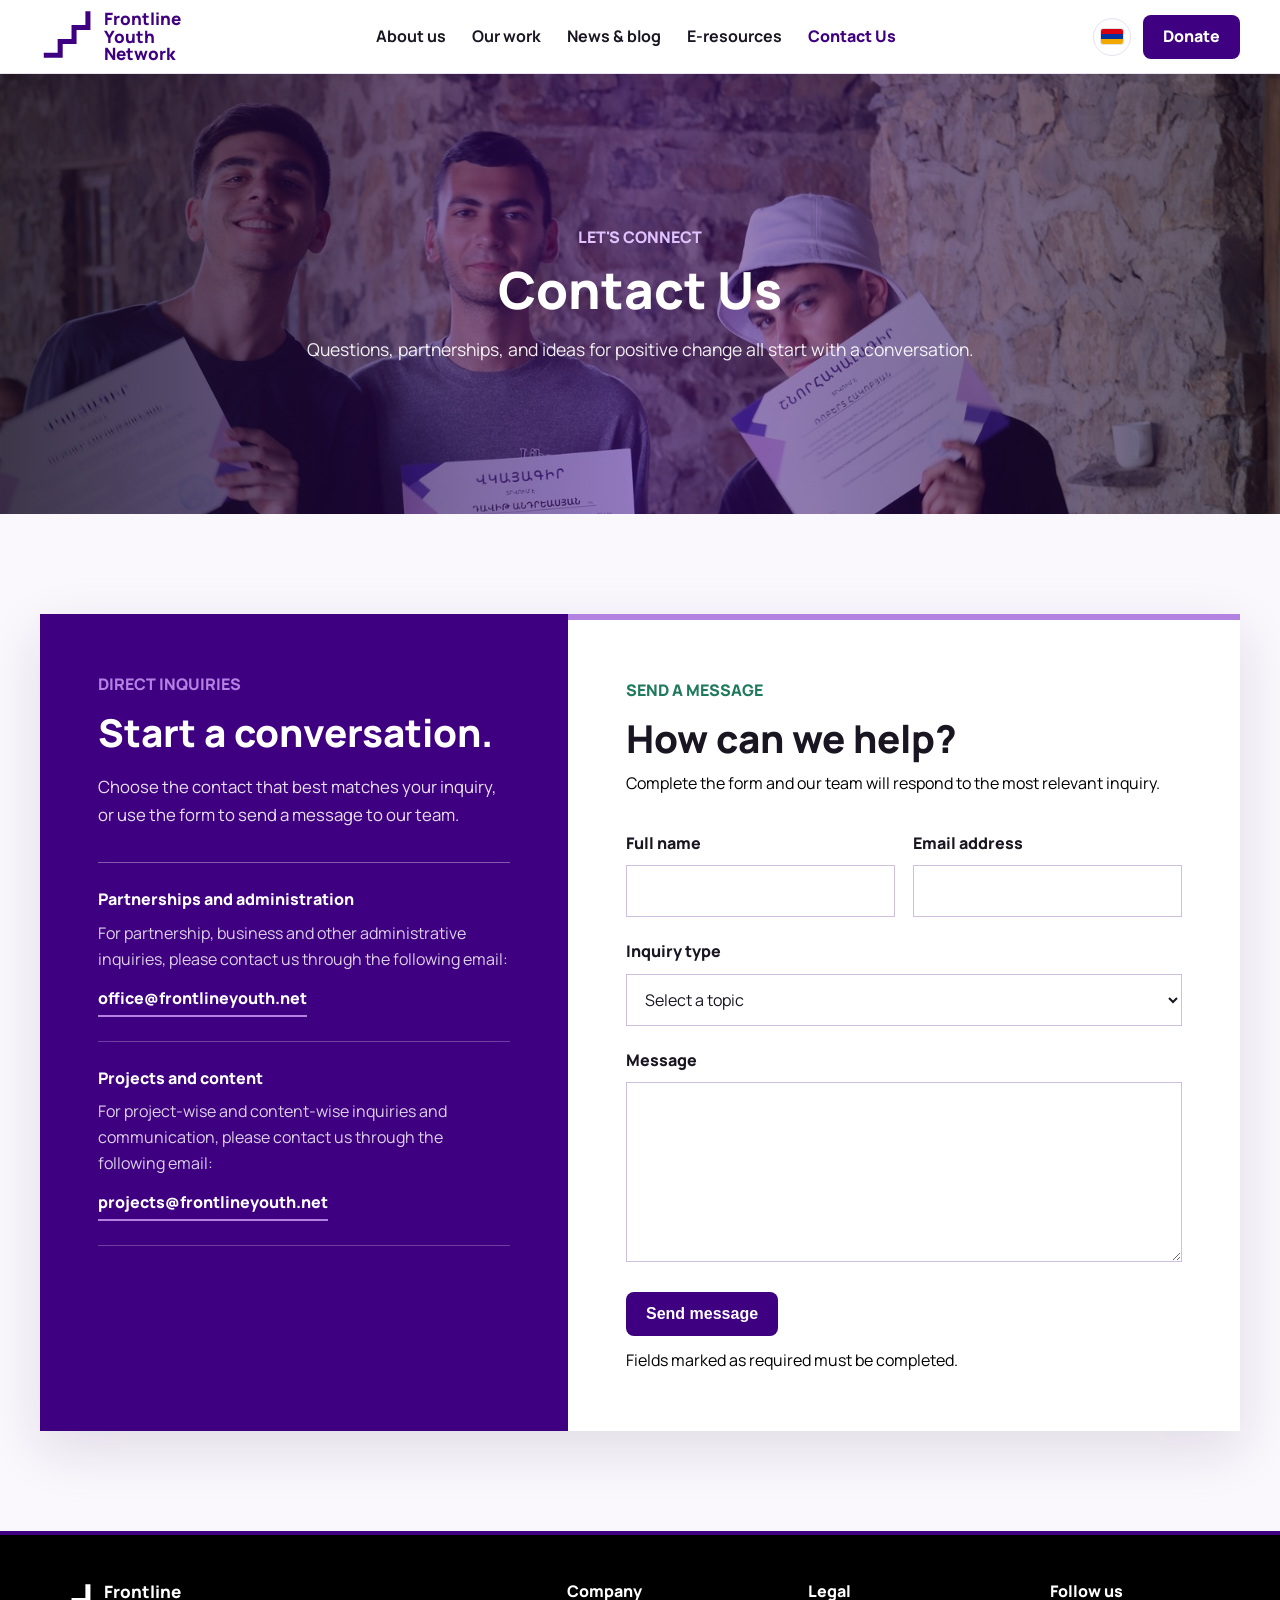
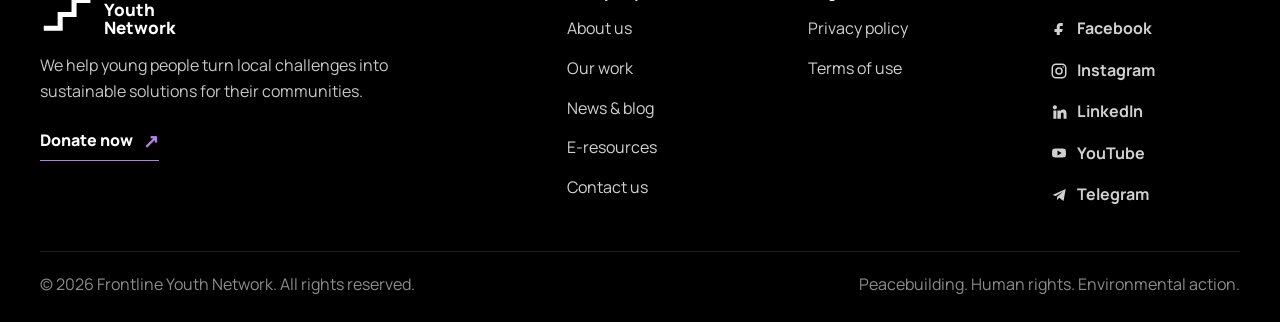
<file: contact-us.html>
﻿<!doctype html>
<html lang="en">
  <head>
    <meta charset="utf-8">
    <meta name="viewport" content="width=device-width, initial-scale=1">
    <meta name="description" content="Contact Frontline Youth Network about partnerships, administration, projects, and program content.">
    <title>Contact Us | Frontline Youth Network</title>
    <link rel="preconnect" href="https://fonts.googleapis.com">
    <link rel="preconnect" href="https://fonts.gstatic.com" crossorigin>
    <link href="https://fonts.googleapis.com/css2?family=Manrope:wght@400;500;600;700;800&display=swap" rel="stylesheet">
    <link rel="stylesheet" href="assets/css/style.css">
  </head>
  <body>
    <a class="skip-link" href="#main">Skip to content</a>

    <header class="site-header" data-header>
      <div class="container header__inner">
        <a class="btn btn--primary header__donate" href="donate.html">Donate</a>

        <a class="brand brand--animated" href="index.html" aria-label="Frontline Youth Network home">
          <span class="brand__mark-wrap" aria-hidden="true">
            <svg class="brand__mark" viewBox="0 0 92 82" focusable="false">
              <polyline points="10 70 32 70 32 48 54 48 54 26 76 26 76 4"></polyline>
            </svg>
          </span>
          <span class="brand__text" aria-hidden="true">
            <span>Frontline</span>
            <span>Youth</span>
            <span>Network</span>
          </span>
        </a>

        <button class="nav-toggle" type="button" aria-expanded="false" aria-controls="site-navigation" aria-label="Open navigation">
          <span></span>
          <span></span>
          <span></span>
        </button>

        <nav class="site-nav" id="site-navigation" aria-label="Main navigation">
          <div class="nav__links">
            <a href="about-us.html">About us</a>
            <a href="our-work.html">Our work</a>
            <a href="news.html">News &amp; blog</a>
            <a href="e-resources.html">E-resources</a>
            <a href="contact-us.html" aria-current="page">Contact Us</a>
          </div>
          <div class="nav__actions">
            <a class="lang-switcher" href="#" aria-label="Switch language to Armenian">
              <span class="flag flag--armenia" aria-hidden="true"></span>
            </a>
            <a class="btn btn--primary nav__donate" href="donate.html">Donate</a>
          </div>
        </nav>
      </div>
    </header>

    <main id="main">
      <section class="contact-hero" aria-labelledby="contact-title">
        <div class="container contact-hero__content">
          <p class="eyebrow">Let's connect</p>
          <h1 id="contact-title">Contact Us</h1>
          <p>Questions, partnerships, and ideas for positive change all start with a conversation.</p>
        </div>
      </section>

      <section class="contact-page">
        <div class="container contact-page__grid">
          <div class="contact-page__intro">
            <p class="eyebrow">Direct inquiries</p>
            <h2>Start a conversation.</h2>
            <p class="contact-page__lead">Choose the contact that best matches your inquiry, or use the form to send a message to our team.</p>

            <div class="contact-page__channels">
              <article class="contact-channel">
                <p class="contact-channel__label">Partnerships and administration</p>
                <p>For partnership, business and other administrative inquiries, please contact us through the following email:</p>
                <a href="mailto:office@frontlineyouth.net">office@frontlineyouth.net</a>
              </article>

              <article class="contact-channel">
                <p class="contact-channel__label">Projects and content</p>
                <p>For project-wise and content-wise inquiries and communication, please contact us through the following email:</p>
                <a href="mailto:projects@frontlineyouth.net">projects@frontlineyouth.net</a>
              </article>
            </div>

          </div>

          <div class="contact-form-panel">
            <div class="contact-form-panel__heading">
              <p class="eyebrow">Send a message</p>
              <h2>How can we help?</h2>
              <p>Complete the form and our team will respond to the most relevant inquiry.</p>
            </div>

            <form class="contact-form" action="#" method="post">
              <div class="contact-form__row">
                <div class="form-field">
                  <label for="contact-name">Full name</label>
                  <input id="contact-name" name="name" type="text" autocomplete="name" required>
                </div>
                <div class="form-field">
                  <label for="contact-email">Email address</label>
                  <input id="contact-email" name="email" type="email" autocomplete="email" required>
                </div>
              </div>

              <div class="form-field">
                <label for="contact-topic">Inquiry type</label>
                <select id="contact-topic" name="topic" required>
                  <option value="" selected disabled>Select a topic</option>
                  <option value="partnership">Partnership</option>
                  <option value="administration">Business or administration</option>
                  <option value="project">Project inquiry</option>
                  <option value="content">Content or resources</option>
                  <option value="other">Other</option>
                </select>
              </div>

              <div class="form-field">
                <label for="contact-message">Message</label>
                <textarea id="contact-message" name="message" rows="6" required></textarea>
              </div>

              <button class="btn btn--primary contact-form__submit" type="submit">Send message</button>
              <p class="form-note">Fields marked as required must be completed.</p>
            </form>
          </div>
        </div>
      </section>

    </main>

    <footer class="site-footer">
      <div class="container footer__grid">
        <div class="footer__brand">
          <a class="brand brand--animated footer__brand-logo" href="index.html" aria-label="Frontline Youth Network home" data-footer-brand>
            <span class="brand__mark-wrap" aria-hidden="true">
              <svg class="brand__mark" viewBox="0 0 92 82" focusable="false">
                <polyline points="10 70 32 70 32 48 54 48 54 26 76 26 76 4"></polyline>
              </svg>
            </span>
            <span class="brand__text" aria-hidden="true">
              <span>Frontline</span>
              <span>Youth</span>
              <span>Network</span>
            </span>
          </a>
          <p>We help young people turn local challenges into sustainable solutions for their communities.</p>
          <a class="footer__donate" href="donate.html">Donate now <span aria-hidden="true">&#8599;</span></a>
        </div>

        <nav aria-label="Footer navigation">
          <h2 class="footer__title">Company</h2>
          <ul class="footer__links">
            <li><a href="about-us.html">About us</a></li>
            <li><a href="our-work.html">Our work</a></li>
            <li><a href="news.html">News &amp; blog</a></li>
            <li><a href="e-resources.html">E-resources</a></li>
            <li><a href="contact-us.html" aria-current="page">Contact us</a></li>
          </ul>
        </nav>

        <nav aria-label="Legal navigation">
          <h2 class="footer__title">Legal</h2>
          <ul class="footer__links">
            <li><a href="privacy-policy.html">Privacy policy</a></li>
            <li><a href="terms-of-use.html">Terms of use</a></li>
          </ul>
        </nav>

        <div class="footer__connect">
          <h2 class="footer__title">Follow us</h2>
          <ul class="footer__socials">
            <li><a class="footer__social-link" href="https://www.facebook.com/FrontlineYouthNet/" target="_blank" rel="noopener"><svg viewBox="0 0 24 24" aria-hidden="true"><path d="M14 8h3V4h-3c-3.3 0-5 2-5 5v3H6v4h3v4h4v-4h3l1-4h-4V9c0-.7.3-1 1-1Z"/></svg><span>Facebook</span></a></li>
            <li><a class="footer__social-link" href="https://www.instagram.com/frontlineyouthnetwork/" target="_blank" rel="noopener"><svg viewBox="0 0 24 24" aria-hidden="true"><rect x="3" y="3" width="18" height="18" rx="5"/><circle cx="12" cy="12" r="4"/><circle cx="17.5" cy="6.5" r="1" class="footer__social-dot"/></svg><span>Instagram</span></a></li>
            <li><a class="footer__social-link" href="https://www.linkedin.com/company/frontline-youth-network-armenia/" target="_blank" rel="noopener"><svg viewBox="0 0 24 24" aria-hidden="true"><path d="M6.5 8.5A2.5 2.5 0 1 0 6.5 3a2.5 2.5 0 0 0 0 5.5ZM4.5 21h4V10h-4v11Zm6 0h4v-5.5c0-1.4.3-2.8 2-2.8 1.6 0 1.6 1.6 1.6 2.9V21H22v-6.2c0-3.4-.7-6-4.7-6-1.9 0-3.1 1-3.6 2.1h-.1V10h-3.8v11Z"/></svg><span>LinkedIn</span></a></li>
            <li><a class="footer__social-link" href="https://www.youtube.com/channel/UCpuVf02GFddqtocgBL-URlQ" target="_blank" rel="noopener"><svg viewBox="0 0 24 24" aria-hidden="true"><path d="M21 8.2a2.7 2.7 0 0 0-1.9-1.9C17.4 6 12 6 12 6s-5.4 0-7.1.3A2.7 2.7 0 0 0 3 8.2 28 28 0 0 0 2.7 12c0 1.3.1 2.6.3 3.8a2.7 2.7 0 0 0 1.9 1.9C6.6 18 12 18 12 18s5.4 0 7.1-.3a2.7 2.7 0 0 0 1.9-1.9c.2-1.2.3-2.5.3-3.8s-.1-2.6-.3-3.8ZM10 15.3V8.7l5.5 3.3-5.5 3.3Z"/></svg><span>YouTube</span></a></li>
            <li><a class="footer__social-link" href="#" aria-label="Frontline Youth Network Telegram"><svg viewBox="0 0 24 24" aria-hidden="true"><path d="m21 4-3 16-5.7-4.2-3.2 3.1.5-4.6L17.9 7 7.7 13.4 3.3 12 21 4Z"/></svg><span>Telegram</span></a></li>
          </ul>
        </div>
      </div>
      <div class="container footer__bottom">
        <p>&copy; 2026 Frontline Youth Network. All rights reserved.</p>
        <p>Peacebuilding. Human rights. Environmental action.</p>
      </div>
    </footer>

    <script src="assets/js/main.js"></script>
  </body>
</html>
</file>
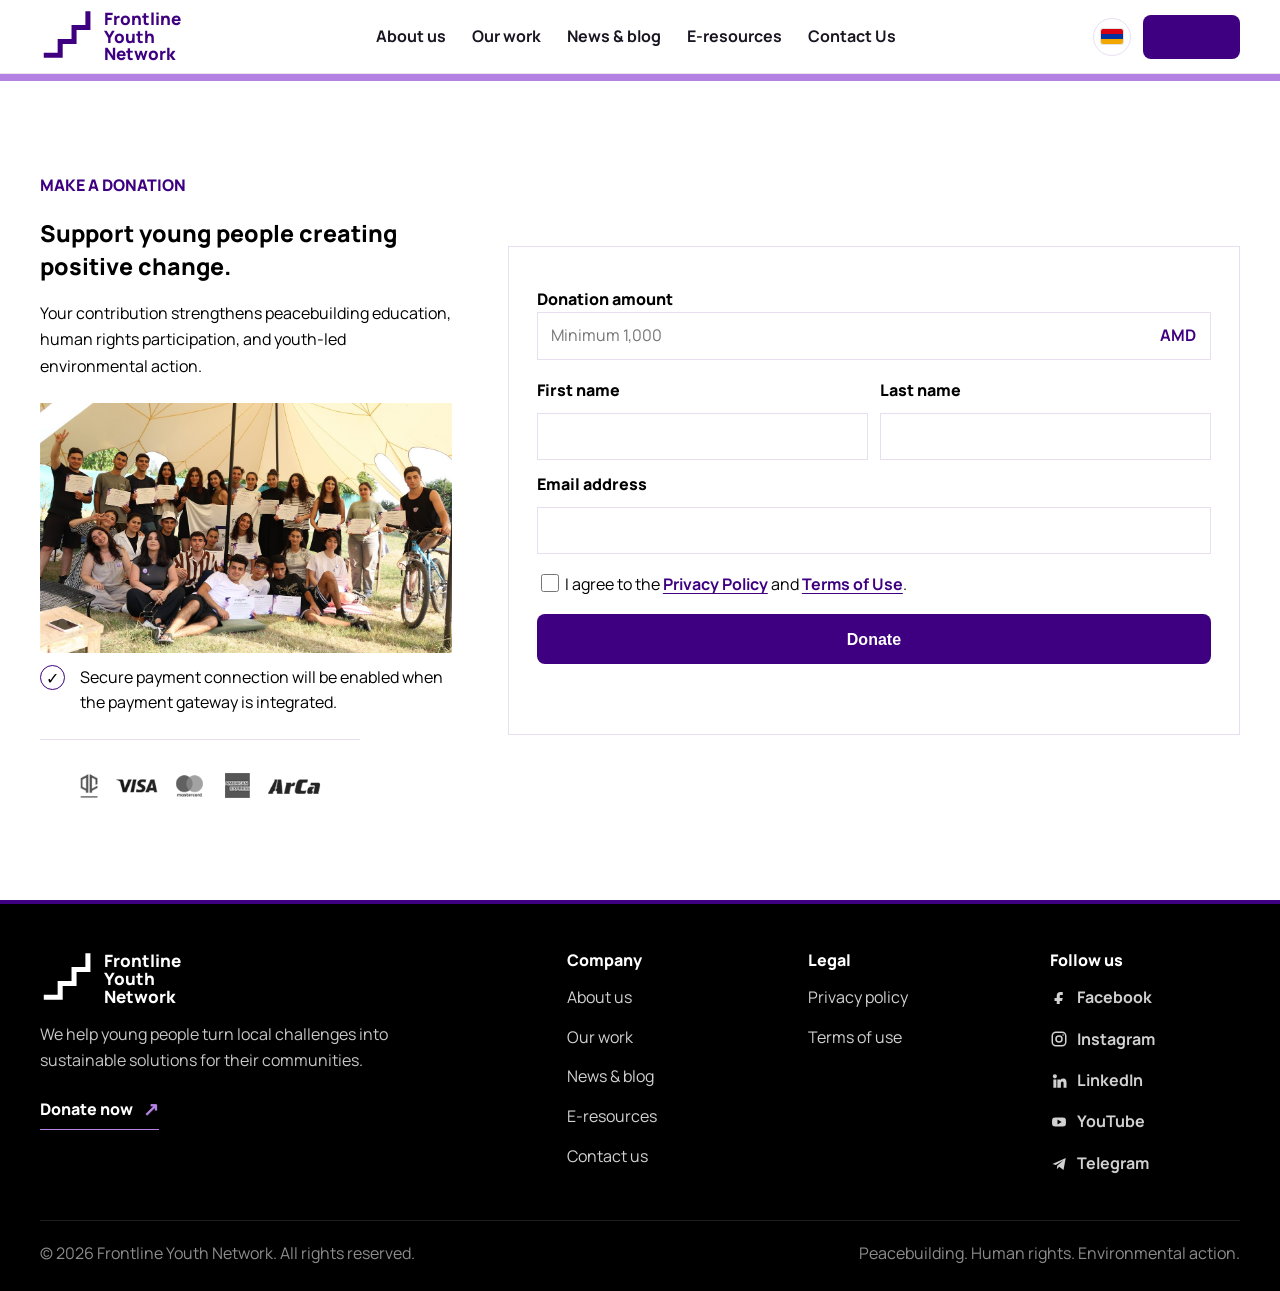
<file: donate.html>
<!doctype html>
<html lang="en">
  <head>
    <meta charset="utf-8">
    <meta name="viewport" content="width=device-width, initial-scale=1">
    <meta name="description" content="Support Frontline Youth Network's peacebuilding, human rights, and environmental education work.">
    <title>Donate | Frontline Youth Network</title>
    <link rel="preconnect" href="https://fonts.googleapis.com">
    <link rel="preconnect" href="https://fonts.gstatic.com" crossorigin>
    <link href="https://fonts.googleapis.com/css2?family=Manrope:wght@400;500;600;700;800&display=swap" rel="stylesheet">
    <link rel="stylesheet" href="assets/css/style.css">
  </head>
  <body class="donate-page">
    <a class="skip-link" href="#main">Skip to content</a>
    <header class="site-header" data-header>
      <div class="container header__inner">
        <a class="btn btn--primary header__donate" href="donate.html" aria-current="page">Donate</a>
        <a class="brand brand--animated" href="index.html" aria-label="Frontline Youth Network home"><span class="brand__mark-wrap" aria-hidden="true"><svg class="brand__mark" viewBox="0 0 92 82"><polyline points="10 70 32 70 32 48 54 48 54 26 76 26 76 4"></polyline></svg></span><span class="brand__text" aria-hidden="true"><span>Frontline</span><span>Youth</span><span>Network</span></span></a>
        <button class="nav-toggle" type="button" aria-expanded="false" aria-controls="site-navigation" aria-label="Open navigation"><span></span><span></span><span></span></button>
        <nav class="site-nav" id="site-navigation" aria-label="Main navigation"><div class="nav__links"><a href="about-us.html">About us</a><a href="our-work.html">Our work</a><a href="news.html">News &amp; blog</a><a href="e-resources.html">E-resources</a><a href="contact-us.html">Contact Us</a></div><div class="nav__actions"><a class="lang-switcher" href="#" aria-label="Switch language to Armenian"><span class="flag flag--armenia" aria-hidden="true"></span></a><a class="btn btn--primary nav__donate" href="donate.html" aria-current="page">Donate</a></div></nav>
      </div>
    </header>

    <main id="main">
      <section class="donate-hero">
        <div class="container donate-hero__inner">
          <div class="donate-panel">
            <div class="donate-panel__intro">
              <p class="donate-panel__label">Make a donation</p>
              <h1>Support young people creating positive change.</h1>
              <p>Your contribution strengthens peacebuilding education, human rights participation, and youth-led environmental action.</p>
              <figure class="donate-panel__photo">
                <img src="assets/images/donation-youth-community.jpg" alt="Young Frontline participants celebrating the completion of a learning programme" width="1200" height="800">
              </figure>
              <div class="donate-panel__security"><span aria-hidden="true">&#10003;</span><p>Secure payment connection will be enabled when the payment gateway is integrated.</p></div>
              <img src="assets/images/payment-methods.png" alt="Accepted card payment methods">
            </div>

            <form class="donation-form" data-donation-form>
              <label class="donation-custom"><span>Donation amount</span><div><input type="number" name="custom_amount" min="1000" step="500" inputmode="numeric" placeholder="Minimum 1,000" required><strong>AMD</strong></div></label>

              <div class="donation-fields">
                <label><span>First name</span><input type="text" name="first_name" autocomplete="given-name" required></label>
                <label><span>Last name</span><input type="text" name="last_name" autocomplete="family-name" required></label>
                <label class="donation-field--email"><span>Email address</span><input type="email" name="email" autocomplete="email" required></label>
              </div>

              <label class="donation-consent"><input type="checkbox" name="consent" required><span>I agree to the <a href="privacy-policy.html">Privacy Policy</a> and <a href="terms-of-use.html">Terms of Use</a>.</span></label>
              <button class="btn btn--primary donation-submit" type="submit">Donate</button>
              <p class="donation-form__status" role="status" aria-live="polite" data-donation-status></p>
            </form>
          </div>
        </div>
      </section>
    </main>

    <footer class="site-footer">
      <div class="container footer__grid">
        <div class="footer__brand">
          <a class="brand brand--animated footer__brand-logo" href="index.html" aria-label="Frontline Youth Network home" data-footer-brand>
            <span class="brand__mark-wrap" aria-hidden="true">
              <svg class="brand__mark" viewBox="0 0 92 82" focusable="false">
                <polyline points="10 70 32 70 32 48 54 48 54 26 76 26 76 4"></polyline>
              </svg>
            </span>
            <span class="brand__text" aria-hidden="true"><span>Frontline</span><span>Youth</span><span>Network</span></span>
          </a>
          <p>We help young people turn local challenges into sustainable solutions for their communities.</p>
          <a class="footer__donate" href="donate.html" aria-current="page">Donate now <span aria-hidden="true">&#8599;</span></a>
        </div>

        <nav aria-label="Footer navigation">
          <h2 class="footer__title">Company</h2>
          <ul class="footer__links">
            <li><a href="about-us.html">About us</a></li>
            <li><a href="our-work.html">Our work</a></li>
            <li><a href="news.html">News &amp; blog</a></li>
            <li><a href="e-resources.html">E-resources</a></li>
            <li><a href="contact-us.html">Contact us</a></li>
          </ul>
        </nav>

        <nav aria-label="Legal navigation">
          <h2 class="footer__title">Legal</h2>
          <ul class="footer__links">
            <li><a href="privacy-policy.html">Privacy policy</a></li>
            <li><a href="terms-of-use.html">Terms of use</a></li>
          </ul>
        </nav>

        <div class="footer__connect">
          <h2 class="footer__title">Follow us</h2>
          <ul class="footer__socials">
            <li><a class="footer__social-link" href="https://www.facebook.com/FrontlineYouthNet/" target="_blank" rel="noopener"><svg viewBox="0 0 24 24" aria-hidden="true"><path d="M14 8h3V4h-3c-3.3 0-5 2-5 5v3H6v4h3v4h4v-4h3l1-4h-4V9c0-.7.3-1 1-1Z"/></svg><span>Facebook</span></a></li>
            <li><a class="footer__social-link" href="https://www.instagram.com/frontlineyouthnetwork/" target="_blank" rel="noopener"><svg viewBox="0 0 24 24" aria-hidden="true"><rect x="3" y="3" width="18" height="18" rx="5"/><circle cx="12" cy="12" r="4"/><circle cx="17.5" cy="6.5" r="1" class="footer__social-dot"/></svg><span>Instagram</span></a></li>
            <li><a class="footer__social-link" href="https://www.linkedin.com/company/frontline-youth-network-armenia/" target="_blank" rel="noopener"><svg viewBox="0 0 24 24" aria-hidden="true"><path d="M6.5 8.5A2.5 2.5 0 1 0 6.5 3a2.5 2.5 0 0 0 0 5.5ZM4.5 21h4V10h-4v11Zm6 0h4v-5.5c0-1.4.3-2.8 2-2.8 1.6 0 1.6 1.6 1.6 2.9V21H22v-6.2c0-3.4-.7-6-4.7-6-1.9 0-3.1 1-3.6 2.1h-.1V10h-3.8v11Z"/></svg><span>LinkedIn</span></a></li>
            <li><a class="footer__social-link" href="https://www.youtube.com/channel/UCpuVf02GFddqtocgBL-URlQ" target="_blank" rel="noopener"><svg viewBox="0 0 24 24" aria-hidden="true"><path d="M21 8.2a2.7 2.7 0 0 0-1.9-1.9C17.4 6 12 6 12 6s-5.4 0-7.1.3A2.7 2.7 0 0 0 3 8.2 28 28 0 0 0 2.7 12c0 1.3.1 2.6.3 3.8a2.7 2.7 0 0 0 1.9 1.9C6.6 18 12 18 12 18s5.4 0 7.1-.3a2.7 2.7 0 0 0 1.9-1.9c.2-1.2.3-2.5.3-3.8s-.1-2.6-.3-3.8ZM10 15.3V8.7l5.5 3.3-5.5 3.3Z"/></svg><span>YouTube</span></a></li>
            <li><a class="footer__social-link" href="#" aria-label="Frontline Youth Network Telegram"><svg viewBox="0 0 24 24" aria-hidden="true"><path d="m21 4-3 16-5.7-4.2-3.2 3.1.5-4.6L17.9 7 7.7 13.4 3.3 12 21 4Z"/></svg><span>Telegram</span></a></li>
          </ul>
        </div>
      </div>
      <div class="container footer__bottom">
        <p>&copy; 2026 Frontline Youth Network. All rights reserved.</p>
        <p>Peacebuilding. Human rights. Environmental action.</p>
      </div>
    </footer>

    <script src="assets/js/main.js"></script>
  </body>
</html>
</file>
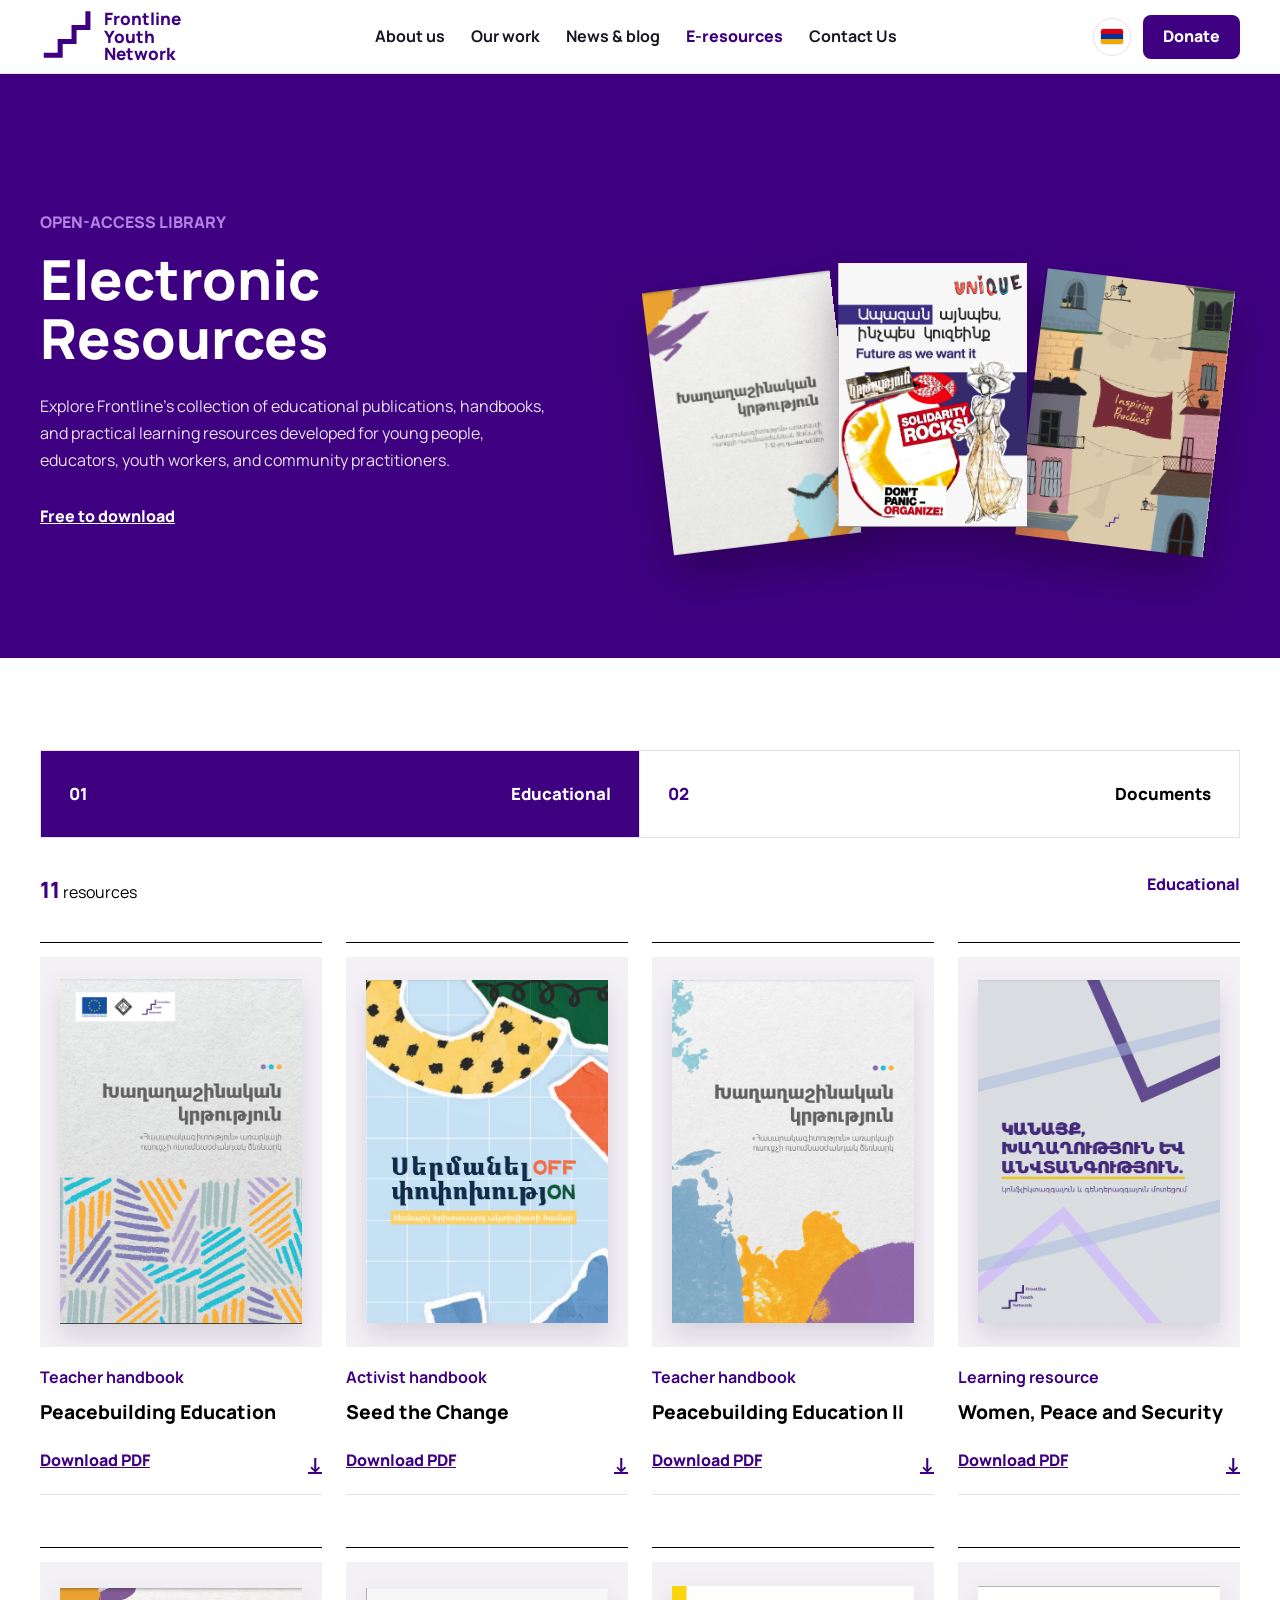
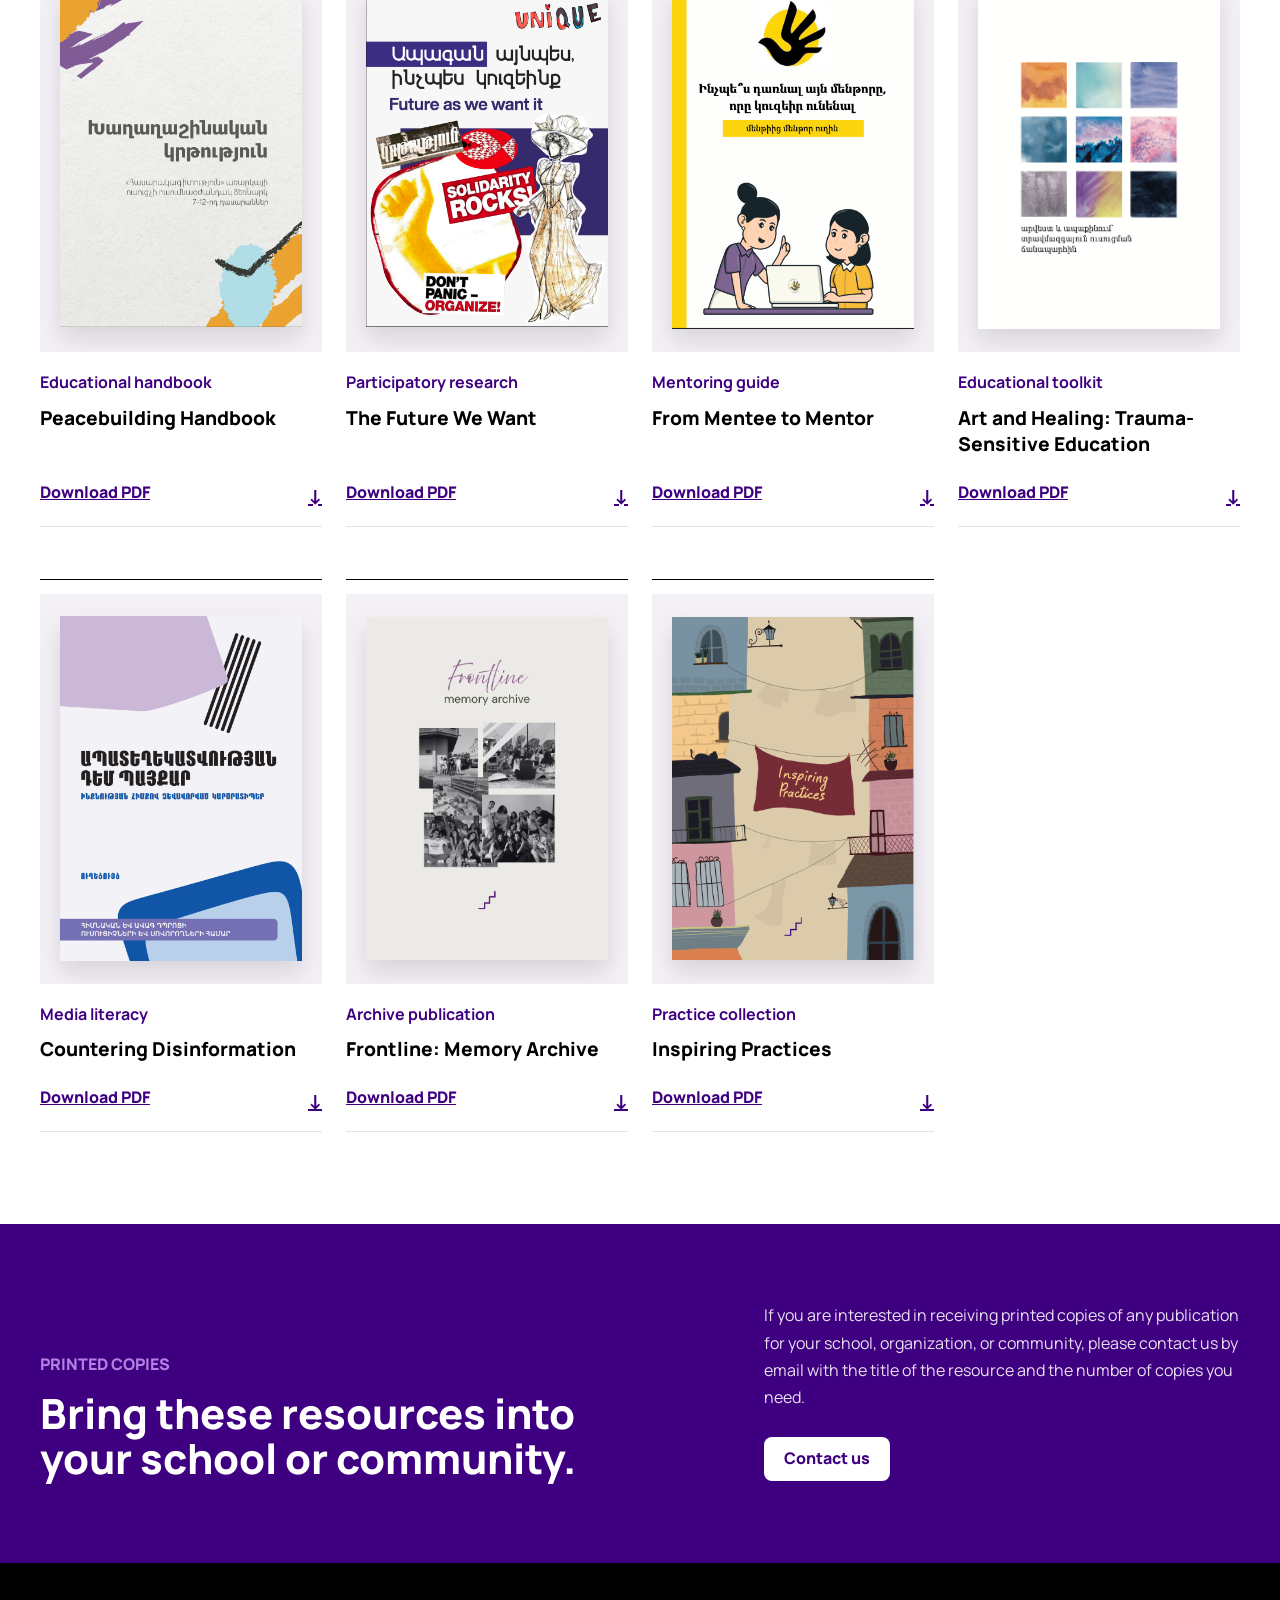
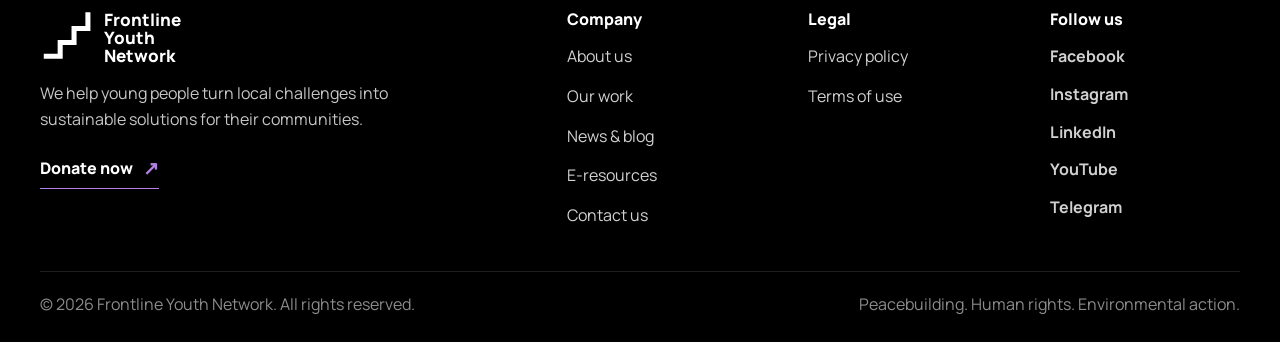
<file: e-resources.html>
﻿<!doctype html>
<html lang="en">
  <head>
    <meta charset="utf-8">
    <meta name="viewport" content="width=device-width, initial-scale=1">
    <meta name="description" content="Free educational publications, handbooks, and practical resources from Frontline Youth Network.">
    <title>Electronic Resources | Frontline Youth Network</title>
    <link rel="preconnect" href="https://fonts.googleapis.com">
    <link rel="preconnect" href="https://fonts.gstatic.com" crossorigin>
    <link href="https://fonts.googleapis.com/css2?family=Manrope:wght@400;500;600;700;800&display=swap" rel="stylesheet">
    <link rel="stylesheet" href="assets/css/style.css">
  </head>
  <body>
    <a class="skip-link" href="#main">Skip to content</a>
    <header class="site-header" data-header>
      <div class="container header__inner">
        <a class="btn btn--primary header__donate" href="donate.html">Donate</a>
        <a class="brand brand--animated" href="index.html" aria-label="Frontline Youth Network home"><span class="brand__mark-wrap" aria-hidden="true"><svg class="brand__mark" viewBox="0 0 92 82"><polyline points="10 70 32 70 32 48 54 48 54 26 76 26 76 4"></polyline></svg></span><span class="brand__text" aria-hidden="true"><span>Frontline</span><span>Youth</span><span>Network</span></span></a>
        <button class="nav-toggle" type="button" aria-expanded="false" aria-controls="site-navigation" aria-label="Open navigation"><span></span><span></span><span></span></button>
        <nav class="site-nav" id="site-navigation" aria-label="Main navigation"><div class="nav__links"><a href="about-us.html">About us</a><a href="our-work.html">Our work</a><a href="news.html">News &amp; blog</a><a href="e-resources.html" aria-current="page">E-resources</a><a href="contact-us.html">Contact Us</a></div><div class="nav__actions"><a class="lang-switcher" href="#" aria-label="Switch language to Armenian"><span class="flag flag--armenia" aria-hidden="true"></span></a><a class="btn btn--primary nav__donate" href="donate.html">Donate</a></div></nav>
      </div>
    </header>

    <main id="main">
      <section class="resources-hero">
        <div class="container resources-hero__inner">
          <div class="resources-hero__content">
            <p class="eyebrow">Open-access library</p>
            <h1>Electronic Resources</h1>
            <p>Explore Frontline's collection of educational publications, handbooks, and practical learning resources developed for young people, educators, youth workers, and community practitioners.</p>
            <a class="resources-hero__free" href="#resource-library">Free to download</a>
          </div>
          <div class="resources-hero__visual" aria-label="A selection of Frontline publication covers">
            <img src="assets/images/resources/peacebuilding-handbook.png" alt="Peacebuilding Handbook cover">
            <img src="assets/images/resources/future-we-want.png" alt="The Future We Want publication cover">
            <img src="assets/images/resources/inspiring-practices.png" alt="Inspiring Practices publication cover">
          </div>
        </div>
      </section>

      <section class="resource-library section" id="resource-library" data-resource-library>
        <div class="container">
          <div class="resource-tabs" role="tablist" aria-label="Filter electronic resources">
            <button class="resource-tab is-active" type="button" role="tab" aria-selected="true" data-resource-filter="educational"><span>01</span>Educational</button>
            <button class="resource-tab" type="button" role="tab" aria-selected="false" data-resource-filter="documents"><span>02</span>Documents</button>
          </div>

          <div class="resource-library__heading"><p><strong data-resource-count>11</strong> resources</p><span data-resource-label>Educational</span></div>
          <div class="resource-grid">
            <article class="resource-card" data-resource-item data-category="educational"><a class="resource-card__cover" href="https://frontlineyouth.net/wp-content/uploads/2022/04/final-edited.pdf" target="_blank" rel="noopener"><img src="assets/images/resources/peacebuilding-education.png" alt="Peacebuilding Education publication cover"></a><div class="resource-card__body"><p>Teacher handbook</p><h2>Peacebuilding Education</h2><a href="https://frontlineyouth.net/wp-content/uploads/2022/04/final-edited.pdf" target="_blank" rel="noopener">Download PDF <span aria-hidden="true">&#8595;</span></a></div></article>
            <article class="resource-card" data-resource-item data-category="educational"><a class="resource-card__cover" href="https://frontlineyouth.net/wp-content/uploads/2022/04/Seed.pdf" target="_blank" rel="noopener"><img src="assets/images/resources/seed-the-change.png" alt="Seed the Change publication cover"></a><div class="resource-card__body"><p>Activist handbook</p><h2>Seed the Change</h2><a href="https://frontlineyouth.net/wp-content/uploads/2022/04/Seed.pdf" target="_blank" rel="noopener">Download PDF <span aria-hidden="true">&#8595;</span></a></div></article>
            <article class="resource-card" data-resource-item data-category="educational"><a class="resource-card__cover" href="https://frontlineyouth.net/wp-content/uploads/2023/03/2c12fbdc-e837-42fe-9d9e-3b5316eef725.pdf" target="_blank" rel="noopener"><img src="assets/images/resources/peacebuilding-education-2.png" alt="Peacebuilding Education II cover"></a><div class="resource-card__body"><p>Teacher handbook</p><h2>Peacebuilding Education II</h2><a href="https://frontlineyouth.net/wp-content/uploads/2023/03/2c12fbdc-e837-42fe-9d9e-3b5316eef725.pdf" target="_blank" rel="noopener">Download PDF <span aria-hidden="true">&#8595;</span></a></div></article>
            <article class="resource-card" data-resource-item data-category="educational"><a class="resource-card__cover" href="https://frontlineyouth.net/wp-content/uploads/2023/03/02d7242d-c1b4-45f5-b93b-465bc7999eb7.pdf" target="_blank" rel="noopener"><img src="assets/images/resources/women-peace-security.png" alt="Women, Peace and Security cover"></a><div class="resource-card__body"><p>Learning resource</p><h2>Women, Peace and Security</h2><a href="https://frontlineyouth.net/wp-content/uploads/2023/03/02d7242d-c1b4-45f5-b93b-465bc7999eb7.pdf" target="_blank" rel="noopener">Download PDF <span aria-hidden="true">&#8595;</span></a></div></article>
            <article class="resource-card" data-resource-item data-category="educational"><a class="resource-card__cover" href="https://frontlineyouth.net/wp-content/uploads/2023/12/%D4%BD%D5%A1%D5%B2%D5%A1%D5%B2%D5%A1%D5%B7%D5%AB%D5%B6%D5%A1%D5%AF%D5%A1%D5%B6-%D5%B1%D5%A5%D5%BC%D5%B6%D5%A1%D6%80%D5%AF.pdf" target="_blank" rel="noopener"><img src="assets/images/resources/peacebuilding-handbook.png" alt="Peacebuilding handbook cover"></a><div class="resource-card__body"><p>Educational handbook</p><h2>Peacebuilding Handbook</h2><a href="https://frontlineyouth.net/wp-content/uploads/2023/12/%D4%BD%D5%A1%D5%B2%D5%A1%D5%B2%D5%A1%D5%B7%D5%AB%D5%B6%D5%A1%D5%AF%D5%A1%D5%B6-%D5%B1%D5%A5%D5%BC%D5%B6%D5%A1%D6%80%D5%AF.pdf" target="_blank" rel="noopener">Download PDF <span aria-hidden="true">&#8595;</span></a></div></article>
            <article class="resource-card" data-resource-item data-category="educational"><a class="resource-card__cover" href="https://frontlineyouth.net/wp-content/uploads/2024/10/Future20as20we20want20it20for20submission-compressed.pdf" target="_blank" rel="noopener"><img src="assets/images/resources/future-we-want.png" alt="The Future We Want publication cover"></a><div class="resource-card__body"><p>Participatory research</p><h2>The Future We Want</h2><a href="https://frontlineyouth.net/wp-content/uploads/2024/10/Future20as20we20want20it20for20submission-compressed.pdf" target="_blank" rel="noopener">Download PDF <span aria-hidden="true">&#8595;</span></a></div></article>
            <article class="resource-card" data-resource-item data-category="educational"><a class="resource-card__cover" href="https://frontlineyouth.net/wp-content/uploads/2024/10/Mentoring-E-Resource-2_compressed-1.pdf" target="_blank" rel="noopener"><img src="assets/images/resources/mentoring.png" alt="From Mentee to Mentor publication cover"></a><div class="resource-card__body"><p>Mentoring guide</p><h2>From Mentee to Mentor</h2><a href="https://frontlineyouth.net/wp-content/uploads/2024/10/Mentoring-E-Resource-2_compressed-1.pdf" target="_blank" rel="noopener">Download PDF <span aria-hidden="true">&#8595;</span></a></div></article>
            <article class="resource-card" data-resource-item data-category="educational"><a class="resource-card__cover" href="https://frontlineyouth.net/wp-content/uploads/2025/03/%D5%8E%D5%A5%D6%80%D5%BB%D5%B6%D5%A1%D5%AF%D5%A1%D5%B6.pdf" target="_blank" rel="noopener"><img src="assets/images/resources/trauma-informed.png" alt="Art and Healing publication cover"></a><div class="resource-card__body"><p>Educational toolkit</p><h2>Art and Healing: Trauma-Sensitive Education</h2><a href="https://frontlineyouth.net/wp-content/uploads/2025/03/%D5%8E%D5%A5%D6%80%D5%BB%D5%B6%D5%A1%D5%AF%D5%A1%D5%B6.pdf" target="_blank" rel="noopener">Download PDF <span aria-hidden="true">&#8595;</span></a></div></article>
            <article class="resource-card" data-resource-item data-category="educational"><a class="resource-card__cover" href="https://frontlineyouth.net/wp-content/uploads/2025/04/%D4%B1%D5%BA%D5%A1%D5%BF%D5%A5%D5%B2%D5%A5%D5%AF%D5%A1%D5%BF%D5%BE%D5%B8%D6%82%D5%A9%D5%B5%D5%A1%D5%B6-%D5%A4%D5%A5%D5%B4-%D5%BA%D5%A1%D5%B5%D6%84%D5%A1%D6%80_New.pdf" target="_blank" rel="noopener"><img src="assets/images/resources/disinformation.png" alt="Countering Disinformation publication cover"></a><div class="resource-card__body"><p>Media literacy</p><h2>Countering Disinformation</h2><a href="https://frontlineyouth.net/wp-content/uploads/2025/04/%D4%B1%D5%BA%D5%A1%D5%BF%D5%A5%D5%B2%D5%A5%D5%AF%D5%A1%D5%BF%D5%BE%D5%B8%D6%82%D5%A9%D5%B5%D5%A1%D5%B6-%D5%A4%D5%A5%D5%B4-%D5%BA%D5%A1%D5%B5%D6%84%D5%A1%D6%80_New.pdf" target="_blank" rel="noopener">Download PDF <span aria-hidden="true">&#8595;</span></a></div></article>
            <article class="resource-card" data-resource-item data-category="educational"><a class="resource-card__cover" href="https://frontlineyouth.net/wp-content/uploads/2026/03/Frontline-Memory-Archive.pdf" target="_blank" rel="noopener"><img src="assets/images/resources/memory-archive.png" alt="Frontline Memory Archive cover"></a><div class="resource-card__body"><p>Archive publication</p><h2>Frontline: Memory Archive</h2><a href="https://frontlineyouth.net/wp-content/uploads/2026/03/Frontline-Memory-Archive.pdf" target="_blank" rel="noopener">Download PDF <span aria-hidden="true">&#8595;</span></a></div></article>
            <article class="resource-card" data-resource-item data-category="educational"><a class="resource-card__cover" href="https://frontlineyouth.net/wp-content/uploads/2026/07/ENG_Inspiring-Practices_PRINT-1.pdf" target="_blank" rel="noopener"><img src="assets/images/resources/inspiring-practices.png" alt="Inspiring Practices publication cover"></a><div class="resource-card__body"><p>Practice collection</p><h2>Inspiring Practices</h2><a href="https://frontlineyouth.net/wp-content/uploads/2026/07/ENG_Inspiring-Practices_PRINT-1.pdf" target="_blank" rel="noopener">Download PDF <span aria-hidden="true">&#8595;</span></a></div></article>

            <article class="resource-card" data-resource-item data-category="documents" hidden><a class="resource-card__cover" href="https://frontlineyouth.net/wp-content/uploads/2024/10/FYN-Ambassadors-Program-Manual.pdf" target="_blank" rel="noopener"><img src="assets/images/resources/ambassadors-guide.png" alt="Ambassadors Programme Guide cover"></a><div class="resource-card__body"><p>Programme document</p><h2>Ambassadors Programme Guide</h2><a href="https://frontlineyouth.net/wp-content/uploads/2024/10/FYN-Ambassadors-Program-Manual.pdf" target="_blank" rel="noopener">Download PDF <span aria-hidden="true">&#8595;</span></a></div></article>
            <article class="resource-card" data-resource-item data-category="documents" hidden><a class="resource-card__cover" href="https://frontlineyouth.net/wp-content/uploads/2024/10/%D5%86%D5%A1%D5%AD%D5%A1%D5%A3%D5%AE%D5%A1%D5%B5%D5%AB%D5%B6-%D5%A1%D5%B7%D5%AD%D5%A1%D5%BF%D5%A1%D5%B6%D6%84.pdf" target="_blank" rel="noopener"><img src="assets/images/resources/project-work.png" alt="Project Work Guide cover"></a><div class="resource-card__body"><p>Practical document</p><h2>Project Work Guide</h2><a href="https://frontlineyouth.net/wp-content/uploads/2024/10/%D5%86%D5%A1%D5%AD%D5%A1%D5%A3%D5%AE%D5%A1%D5%B5%D5%AB%D5%B6-%D5%A1%D5%B7%D5%AD%D5%A1%D5%BF%D5%A1%D5%B6%D6%84.pdf" target="_blank" rel="noopener">Download PDF <span aria-hidden="true">&#8595;</span></a></div></article>
          </div>
        </div>
      </section>

      <section class="resource-print"><div class="container resource-print__inner"><div><p class="eyebrow">Printed copies</p><h2>Bring these resources into your school or community.</h2></div><div><p>If you are interested in receiving printed copies of any publication for your school, organization, or community, please contact us by email with the title of the resource and the number of copies you need.</p><a class="btn btn--light" href="contact-us.html">Contact us</a></div></div></section>
    </main>

    <footer class="site-footer"><div class="container footer__grid"><div class="footer__brand"><a class="brand brand--animated footer__brand-logo" href="index.html" aria-label="Frontline Youth Network home" data-footer-brand><span class="brand__mark-wrap" aria-hidden="true"><svg class="brand__mark" viewBox="0 0 92 82"><polyline points="10 70 32 70 32 48 54 48 54 26 76 26 76 4"></polyline></svg></span><span class="brand__text" aria-hidden="true"><span>Frontline</span><span>Youth</span><span>Network</span></span></a><p>We help young people turn local challenges into sustainable solutions for their communities.</p><a class="footer__donate" href="donate.html">Donate now <span aria-hidden="true">&#8599;</span></a></div><nav aria-label="Footer navigation"><h2 class="footer__title">Company</h2><ul class="footer__links"><li><a href="about-us.html">About us</a></li><li><a href="our-work.html">Our work</a></li><li><a href="news.html">News &amp; blog</a></li><li><a href="e-resources.html" aria-current="page">E-resources</a></li><li><a href="contact-us.html">Contact us</a></li></ul></nav><nav aria-label="Legal navigation"><h2 class="footer__title">Legal</h2><ul class="footer__links"><li><a href="privacy-policy.html">Privacy policy</a></li><li><a href="terms-of-use.html">Terms of use</a></li></ul></nav><div class="footer__connect"><h2 class="footer__title">Follow us</h2><ul class="footer__socials"><li><a class="footer__social-link" href="https://www.facebook.com/FrontlineYouthNet/" target="_blank" rel="noopener"><span>Facebook</span></a></li><li><a class="footer__social-link" href="https://www.instagram.com/frontlineyouthnetwork/" target="_blank" rel="noopener"><span>Instagram</span></a></li><li><a class="footer__social-link" href="https://www.linkedin.com/company/frontline-youth-network-armenia/" target="_blank" rel="noopener"><span>LinkedIn</span></a></li><li><a class="footer__social-link" href="https://www.youtube.com/channel/UCpuVf02GFddqtocgBL-URlQ" target="_blank" rel="noopener"><span>YouTube</span></a></li><li><a class="footer__social-link" href="#"><span>Telegram</span></a></li></ul></div></div><div class="container footer__bottom"><p>&copy; 2026 Frontline Youth Network. All rights reserved.</p><p>Peacebuilding. Human rights. Environmental action.</p></div></footer>
    <script src="assets/js/main.js"></script>
  </body>
</html>
</file>
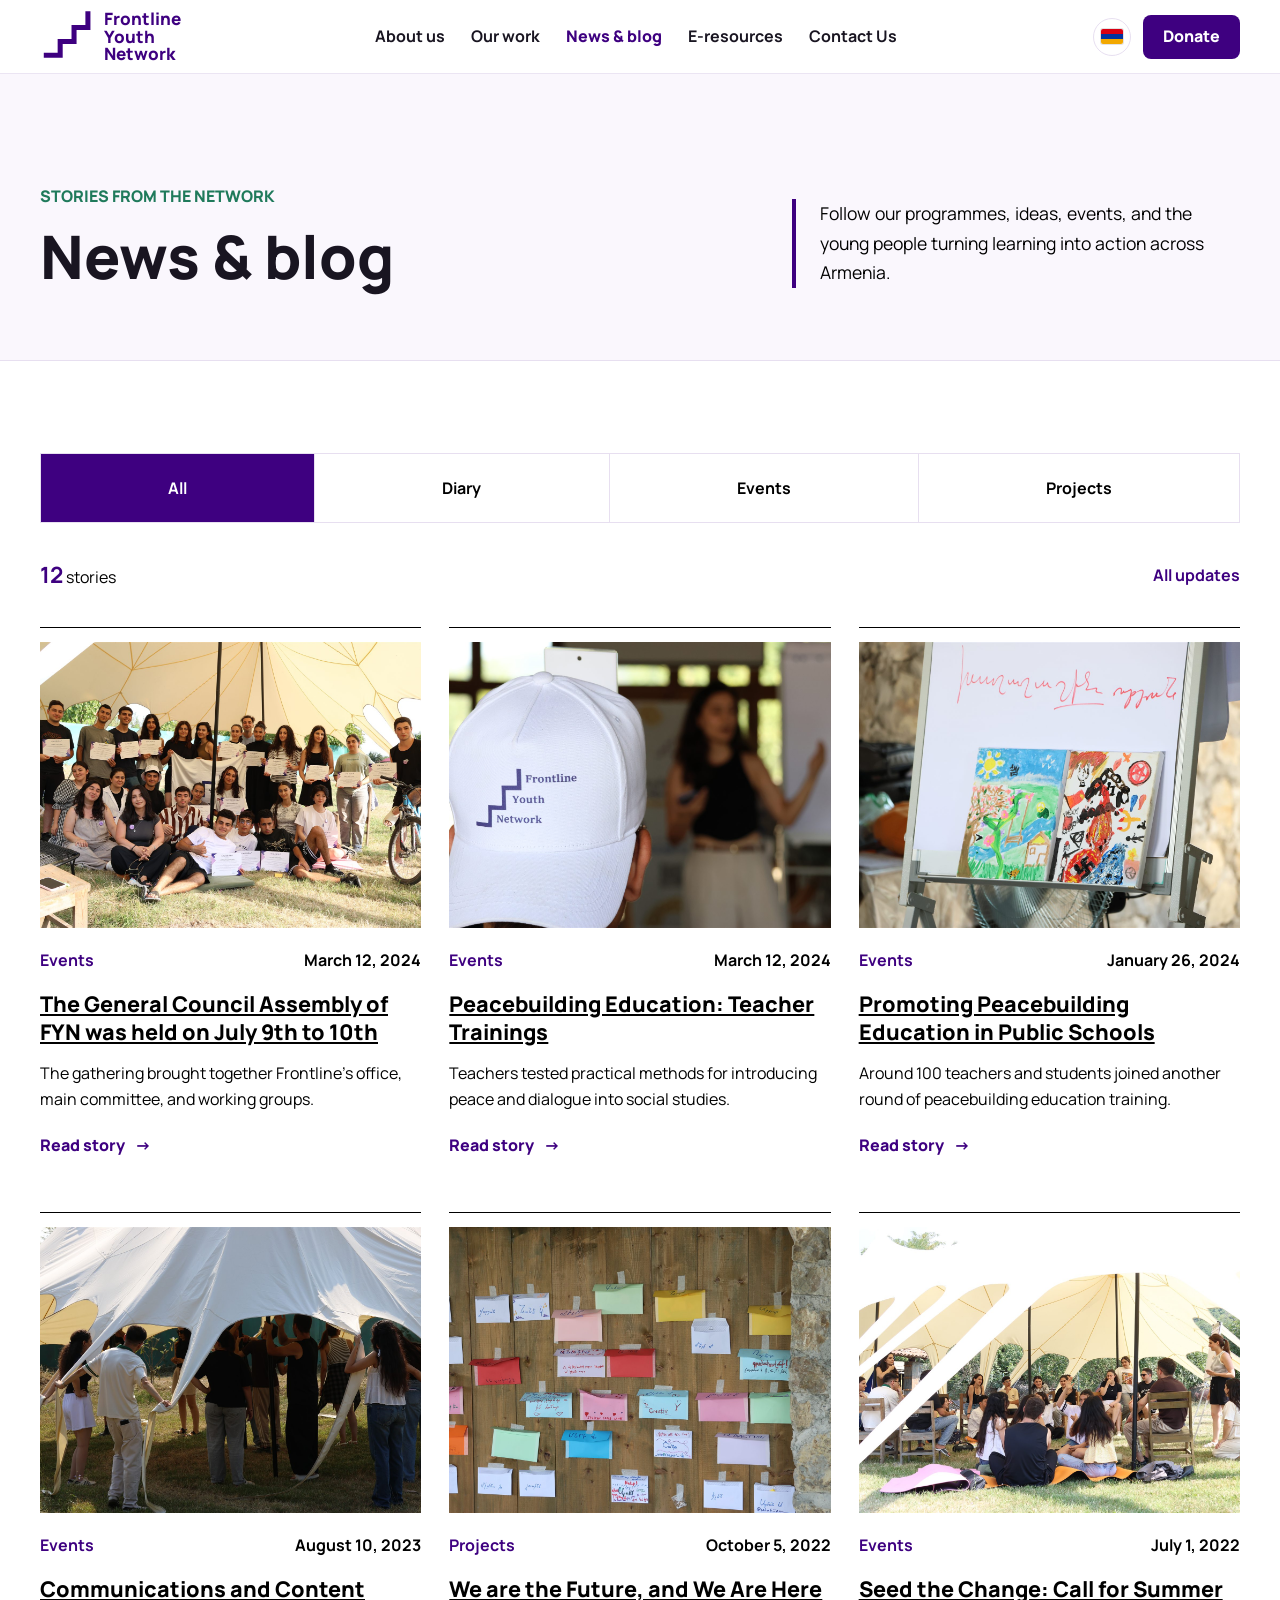
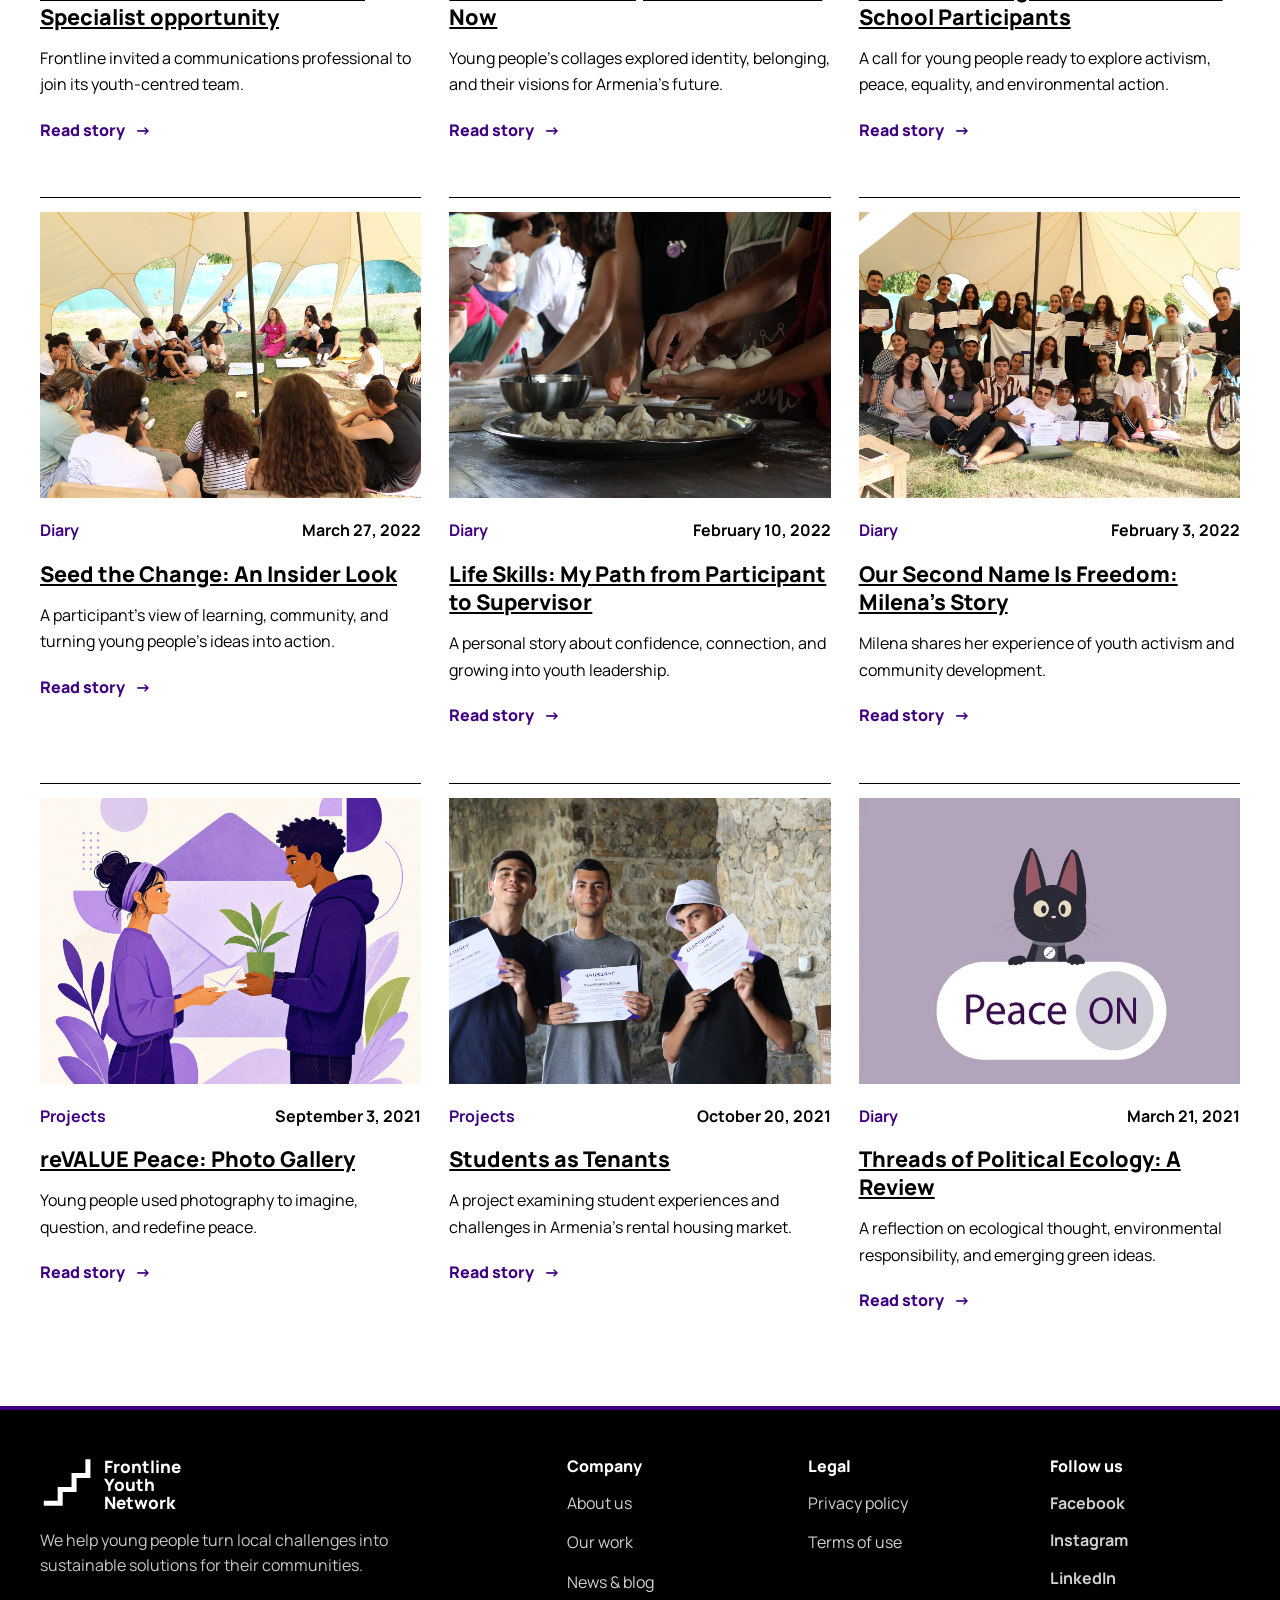
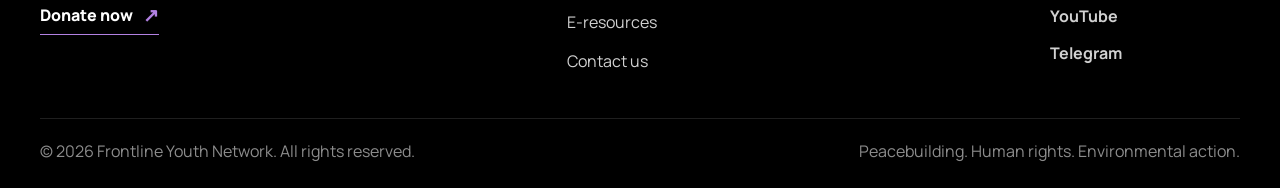
<file: news.html>
﻿<!doctype html>
<html lang="en">
  <head>
    <meta charset="utf-8">
    <meta name="viewport" content="width=device-width, initial-scale=1">
    <meta name="description" content="News, stories, events, exhibitions, and project updates from Frontline Youth Network.">
    <title>News &amp; Blog | Frontline Youth Network</title>
    <link rel="preconnect" href="https://fonts.googleapis.com">
    <link rel="preconnect" href="https://fonts.gstatic.com" crossorigin>
    <link href="https://fonts.googleapis.com/css2?family=Manrope:wght@400;500;600;700;800&display=swap" rel="stylesheet">
    <link rel="stylesheet" href="assets/css/style.css">
  </head>
  <body>
    <a class="skip-link" href="#main">Skip to content</a>
    <header class="site-header" data-header>
      <div class="container header__inner">
        <a class="btn btn--primary header__donate" href="donate.html">Donate</a>
        <a class="brand brand--animated" href="index.html" aria-label="Frontline Youth Network home">
          <span class="brand__mark-wrap" aria-hidden="true"><svg class="brand__mark" viewBox="0 0 92 82" focusable="false"><polyline points="10 70 32 70 32 48 54 48 54 26 76 26 76 4"></polyline></svg></span>
          <span class="brand__text" aria-hidden="true"><span>Frontline</span><span>Youth</span><span>Network</span></span>
        </a>
        <button class="nav-toggle" type="button" aria-expanded="false" aria-controls="site-navigation" aria-label="Open navigation"><span></span><span></span><span></span></button>
        <nav class="site-nav" id="site-navigation" aria-label="Main navigation">
          <div class="nav__links">
            <a href="about-us.html">About us</a><a href="our-work.html">Our work</a><a href="news.html" aria-current="page">News &amp; blog</a><a href="e-resources.html">E-resources</a><a href="contact-us.html">Contact Us</a>
          </div>
          <div class="nav__actions"><a class="lang-switcher" href="#" aria-label="Switch language to Armenian"><span class="flag flag--armenia" aria-hidden="true"></span></a><a class="btn btn--primary nav__donate" href="donate.html">Donate</a></div>
        </nav>
      </div>
    </header>

    <main id="main">
      <section class="archive-hero">
        <div class="container archive-hero__inner">
          <div><p class="eyebrow">Stories from the network</p><h1>News &amp; blog</h1></div>
          <p>Follow our programmes, ideas, events, and the young people turning learning into action across Armenia.</p>
        </div>
      </section>

      <section class="news-archive section" data-news-archive>
        <div class="container">
          <div class="news-tabs" role="tablist" aria-label="Filter news by category">
            <button class="news-tab is-active" type="button" role="tab" aria-selected="true" data-news-filter="all">All</button>
            <button class="news-tab" type="button" role="tab" aria-selected="false" data-news-filter="diary">Diary</button>
            <button class="news-tab" type="button" role="tab" aria-selected="false" data-news-filter="events">Events</button>
            <button class="news-tab" type="button" role="tab" aria-selected="false" data-news-filter="projects">Projects</button>
          </div>

          <div class="news-archive__summary" aria-live="polite"><p><strong data-news-count>12</strong> stories</p><span data-news-label>All updates</span></div>

          <div class="archive-grid">
            <article class="archive-card" data-news-item data-category="events">
              <a class="archive-card__image" href="single-post.html"><img src="assets/images/news-assembly.jpg" alt="Frontline General Council Assembly participants"></a>
              <div class="archive-card__body"><div class="archive-card__meta"><span>Events</span><time datetime="2024-03-12">March 12, 2024</time></div><h2><a href="single-post.html">The General Council Assembly of FYN was held on July 9th to 10th</a></h2><p>The gathering brought together Frontline's office, main committee, and working groups.</p><a class="archive-card__link" href="single-post.html">Read story <span aria-hidden="true">&#8594;</span></a></div>
            </article>
            <article class="archive-card" data-news-item data-category="events"><a class="archive-card__image" href="https://frontlineyouth.net/en/peacebuilding-education-teacher-trainings/"><img src="assets/images/news-training.jpg" alt="Peacebuilding education teacher training"></a><div class="archive-card__body"><div class="archive-card__meta"><span>Events</span><time datetime="2024-03-12">March 12, 2024</time></div><h2><a href="https://frontlineyouth.net/en/peacebuilding-education-teacher-trainings/">Peacebuilding Education: Teacher Trainings</a></h2><p>Teachers tested practical methods for introducing peace and dialogue into social studies.</p><a class="archive-card__link" href="https://frontlineyouth.net/en/peacebuilding-education-teacher-trainings/">Read story <span aria-hidden="true">&#8594;</span></a></div></article>
            <article class="archive-card" data-news-item data-category="events"><a class="archive-card__image" href="https://frontlineyouth.net/en/trainings-on-promoting-peacebuilding-education-in-public-schools/"><img src="assets/images/news-schools.jpg" alt="Teachers collaborating in a training"></a><div class="archive-card__body"><div class="archive-card__meta"><span>Events</span><time datetime="2024-01-26">January 26, 2024</time></div><h2><a href="https://frontlineyouth.net/en/trainings-on-promoting-peacebuilding-education-in-public-schools/">Promoting Peacebuilding Education in Public Schools</a></h2><p>Around 100 teachers and students joined another round of peacebuilding education training.</p><a class="archive-card__link" href="https://frontlineyouth.net/en/trainings-on-promoting-peacebuilding-education-in-public-schools/">Read story <span aria-hidden="true">&#8594;</span></a></div></article>
            <article class="archive-card" data-news-item data-category="events"><a class="archive-card__image" href="https://frontlineyouth.net/en/category/news/"><img src="assets/images/networking.jpg" alt="Young people collaborating"></a><div class="archive-card__body"><div class="archive-card__meta"><span>Events</span><time datetime="2023-08-10">August 10, 2023</time></div><h2><a href="https://frontlineyouth.net/en/category/news/">Communications and Content Specialist opportunity</a></h2><p>Frontline invited a communications professional to join its youth-centred team.</p><a class="archive-card__link" href="https://frontlineyouth.net/en/category/news/">Read story <span aria-hidden="true">&#8594;</span></a></div></article>
            <article class="archive-card" data-news-item data-category="projects"><a class="archive-card__image" href="https://frontlineyouth.net/en/category/projects/"><img src="assets/images/hero-map.jpg" alt="Connected map of Armenia"></a><div class="archive-card__body"><div class="archive-card__meta"><span>Projects</span><time datetime="2022-10-05">October 5, 2022</time></div><h2><a href="https://frontlineyouth.net/en/category/projects/">We are the Future, and We Are Here Now</a></h2><p>Young people's collages explored identity, belonging, and their visions for Armenia's future.</p><a class="archive-card__link" href="https://frontlineyouth.net/en/category/projects/">Read story <span aria-hidden="true">&#8594;</span></a></div></article>
            <article class="archive-card" data-news-item data-category="events"><a class="archive-card__image" href="https://frontlineyouth.net/en/category/news/"><img src="assets/images/education.jpg" alt="Young people learning outdoors"></a><div class="archive-card__body"><div class="archive-card__meta"><span>Events</span><time datetime="2022-07-01">July 1, 2022</time></div><h2><a href="https://frontlineyouth.net/en/category/news/">Seed the Change: Call for Summer School Participants</a></h2><p>A call for young people ready to explore activism, peace, equality, and environmental action.</p><a class="archive-card__link" href="https://frontlineyouth.net/en/category/news/">Read story <span aria-hidden="true">&#8594;</span></a></div></article>
            <article class="archive-card" data-news-item data-category="diary"><a class="archive-card__image" href="https://frontlineyouth.net/en/category/diary/"><img src="assets/images/mission-youth.jpg" alt="Youth programme participants"></a><div class="archive-card__body"><div class="archive-card__meta"><span>Diary</span><time datetime="2022-03-27">March 27, 2022</time></div><h2><a href="https://frontlineyouth.net/en/category/diary/">Seed the Change: An Insider Look</a></h2><p>A participant's view of learning, community, and turning young people's ideas into action.</p><a class="archive-card__link" href="https://frontlineyouth.net/en/category/diary/">Read story <span aria-hidden="true">&#8594;</span></a></div></article>
            <article class="archive-card" data-news-item data-category="diary"><a class="archive-card__image" href="https://frontlineyouth.net/en/category/diary/"><img src="assets/images/cinema.jpg" alt="Young people at a community cinema event"></a><div class="archive-card__body"><div class="archive-card__meta"><span>Diary</span><time datetime="2022-02-10">February 10, 2022</time></div><h2><a href="https://frontlineyouth.net/en/category/diary/">Life Skills: My Path from Participant to Supervisor</a></h2><p>A personal story about confidence, connection, and growing into youth leadership.</p><a class="archive-card__link" href="https://frontlineyouth.net/en/category/diary/">Read story <span aria-hidden="true">&#8594;</span></a></div></article>
            <article class="archive-card" data-news-item data-category="diary"><a class="archive-card__image" href="https://frontlineyouth.net/en/category/diary/"><img src="assets/images/news-assembly.jpg" alt="Young activists meeting together"></a><div class="archive-card__body"><div class="archive-card__meta"><span>Diary</span><time datetime="2022-02-03">February 3, 2022</time></div><h2><a href="https://frontlineyouth.net/en/category/diary/">Our Second Name Is Freedom: Milena's Story</a></h2><p>Milena shares her experience of youth activism and community development.</p><a class="archive-card__link" href="https://frontlineyouth.net/en/category/diary/">Read story <span aria-hidden="true">&#8594;</span></a></div></article>
            <article class="archive-card" data-news-item data-category="projects"><a class="archive-card__image" href="https://frontlineyouth.net/en/category/peace-exhibit/"><img src="assets/images/newsletter-illustration.png" alt="Creative illustration representing shared messages"></a><div class="archive-card__body"><div class="archive-card__meta"><span>Projects</span><time datetime="2021-09-03">September 3, 2021</time></div><h2><a href="https://frontlineyouth.net/en/category/peace-exhibit/">reVALUE Peace: Photo Gallery</a></h2><p>Young people used photography to imagine, question, and redefine peace.</p><a class="archive-card__link" href="https://frontlineyouth.net/en/category/peace-exhibit/">Read story <span aria-hidden="true">&#8594;</span></a></div></article>
            <article class="archive-card" data-news-item data-category="projects"><a class="archive-card__image" href="https://frontlineyouth.net/en/category/projects/"><img src="assets/images/contact-hero.jpg" alt="A workspace representing student life and housing research"></a><div class="archive-card__body"><div class="archive-card__meta"><span>Projects</span><time datetime="2021-10-20">October 20, 2021</time></div><h2><a href="https://frontlineyouth.net/en/category/projects/">Students as Tenants</a></h2><p>A project examining student experiences and challenges in Armenia's rental housing market.</p><a class="archive-card__link" href="https://frontlineyouth.net/en/category/projects/">Read story <span aria-hidden="true">&#8594;</span></a></div></article>
            <article class="archive-card" data-news-item data-category="diary"><a class="archive-card__image" href="https://frontlineyouth.net/en/category/news/"><img src="assets/images/peace-on-section.webp" alt="PeaceON youth learning illustration featuring Piso"></a><div class="archive-card__body"><div class="archive-card__meta"><span>Diary</span><time datetime="2021-03-21">March 21, 2021</time></div><h2><a href="https://frontlineyouth.net/en/category/news/">Threads of Political Ecology: A Review</a></h2><p>A reflection on ecological thought, environmental responsibility, and emerging green ideas.</p><a class="archive-card__link" href="https://frontlineyouth.net/en/category/news/">Read story <span aria-hidden="true">&#8594;</span></a></div></article>
          </div>
          <p class="news-archive__empty" hidden data-news-empty>No stories are available in this category yet.</p>
        </div>
      </section>
    </main>

    <footer class="site-footer">
      <div class="container footer__grid">
        <div class="footer__brand"><a class="brand brand--animated footer__brand-logo" href="index.html" aria-label="Frontline Youth Network home" data-footer-brand><span class="brand__mark-wrap" aria-hidden="true"><svg class="brand__mark" viewBox="0 0 92 82"><polyline points="10 70 32 70 32 48 54 48 54 26 76 26 76 4"></polyline></svg></span><span class="brand__text" aria-hidden="true"><span>Frontline</span><span>Youth</span><span>Network</span></span></a><p>We help young people turn local challenges into sustainable solutions for their communities.</p><a class="footer__donate" href="donate.html">Donate now <span aria-hidden="true">&#8599;</span></a></div>
        <nav aria-label="Footer navigation"><h2 class="footer__title">Company</h2><ul class="footer__links"><li><a href="about-us.html">About us</a></li><li><a href="our-work.html">Our work</a></li><li><a href="news.html" aria-current="page">News &amp; blog</a></li><li><a href="e-resources.html">E-resources</a></li><li><a href="contact-us.html">Contact us</a></li></ul></nav>
        <nav aria-label="Legal navigation"><h2 class="footer__title">Legal</h2><ul class="footer__links"><li><a href="privacy-policy.html">Privacy policy</a></li><li><a href="terms-of-use.html">Terms of use</a></li></ul></nav>
        <div class="footer__connect"><h2 class="footer__title">Follow us</h2><ul class="footer__socials"><li><a class="footer__social-link" href="https://www.facebook.com/FrontlineYouthNet/" target="_blank" rel="noopener"><span>Facebook</span></a></li><li><a class="footer__social-link" href="https://www.instagram.com/frontlineyouthnetwork/" target="_blank" rel="noopener"><span>Instagram</span></a></li><li><a class="footer__social-link" href="https://www.linkedin.com/company/frontline-youth-network-armenia/" target="_blank" rel="noopener"><span>LinkedIn</span></a></li><li><a class="footer__social-link" href="https://www.youtube.com/channel/UCpuVf02GFddqtocgBL-URlQ" target="_blank" rel="noopener"><span>YouTube</span></a></li><li><a class="footer__social-link" href="#"><span>Telegram</span></a></li></ul></div>
      </div>
      <div class="container footer__bottom"><p>&copy; 2026 Frontline Youth Network. All rights reserved.</p><p>Peacebuilding. Human rights. Environmental action.</p></div>
    </footer>
    <script src="assets/js/main.js"></script>
  </body>
</html>
</file>
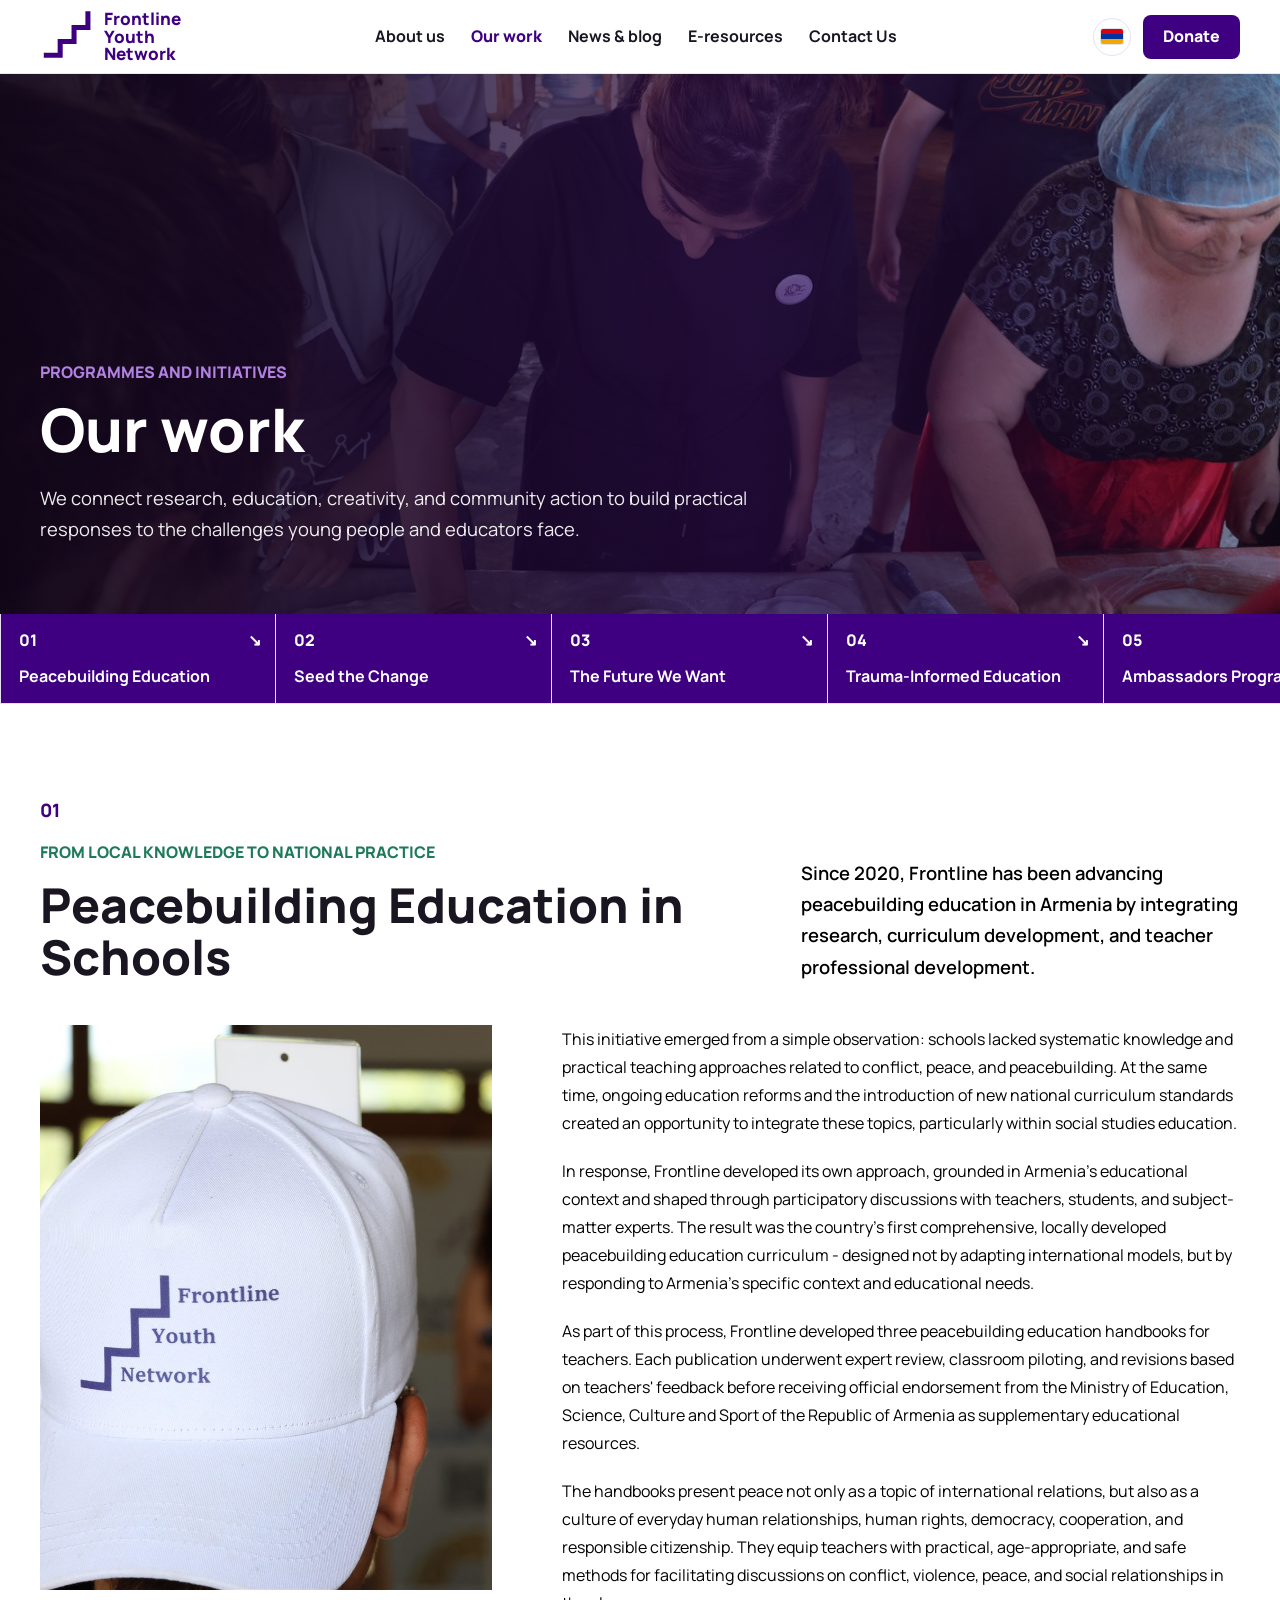
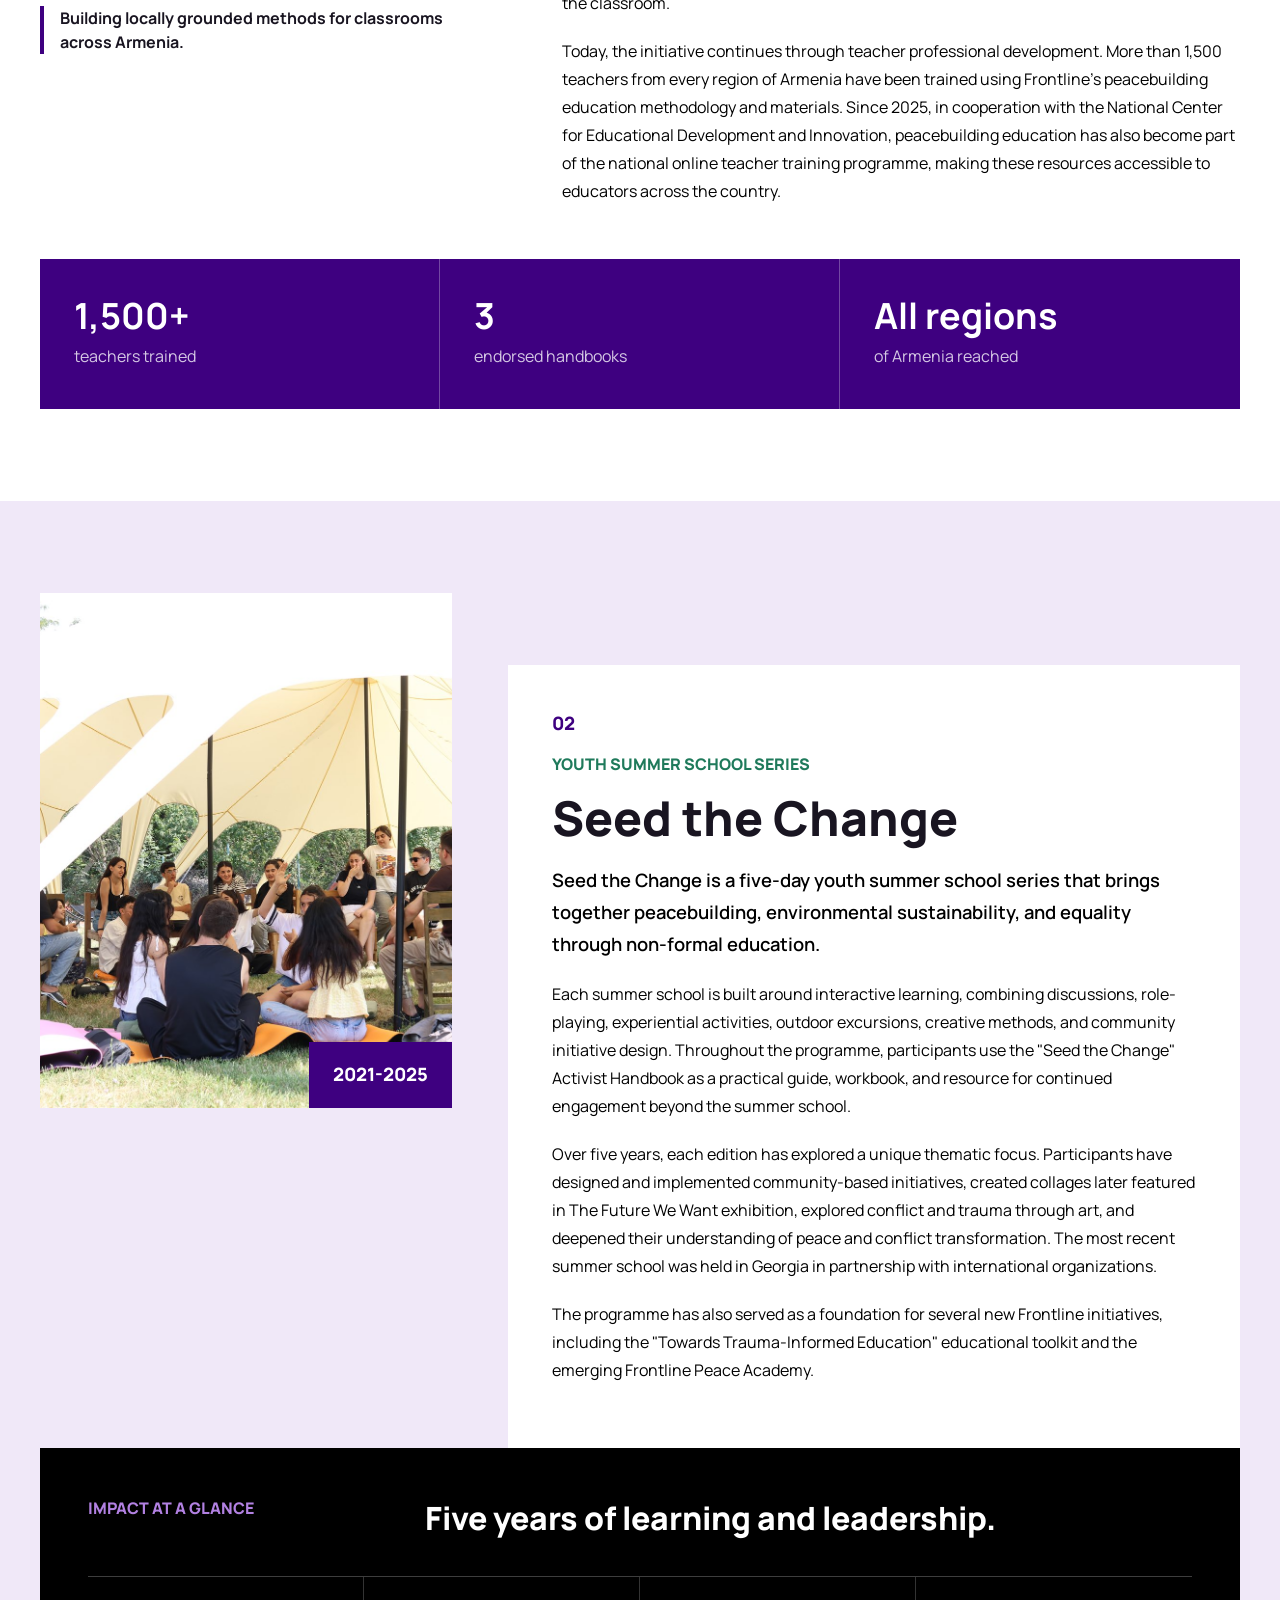
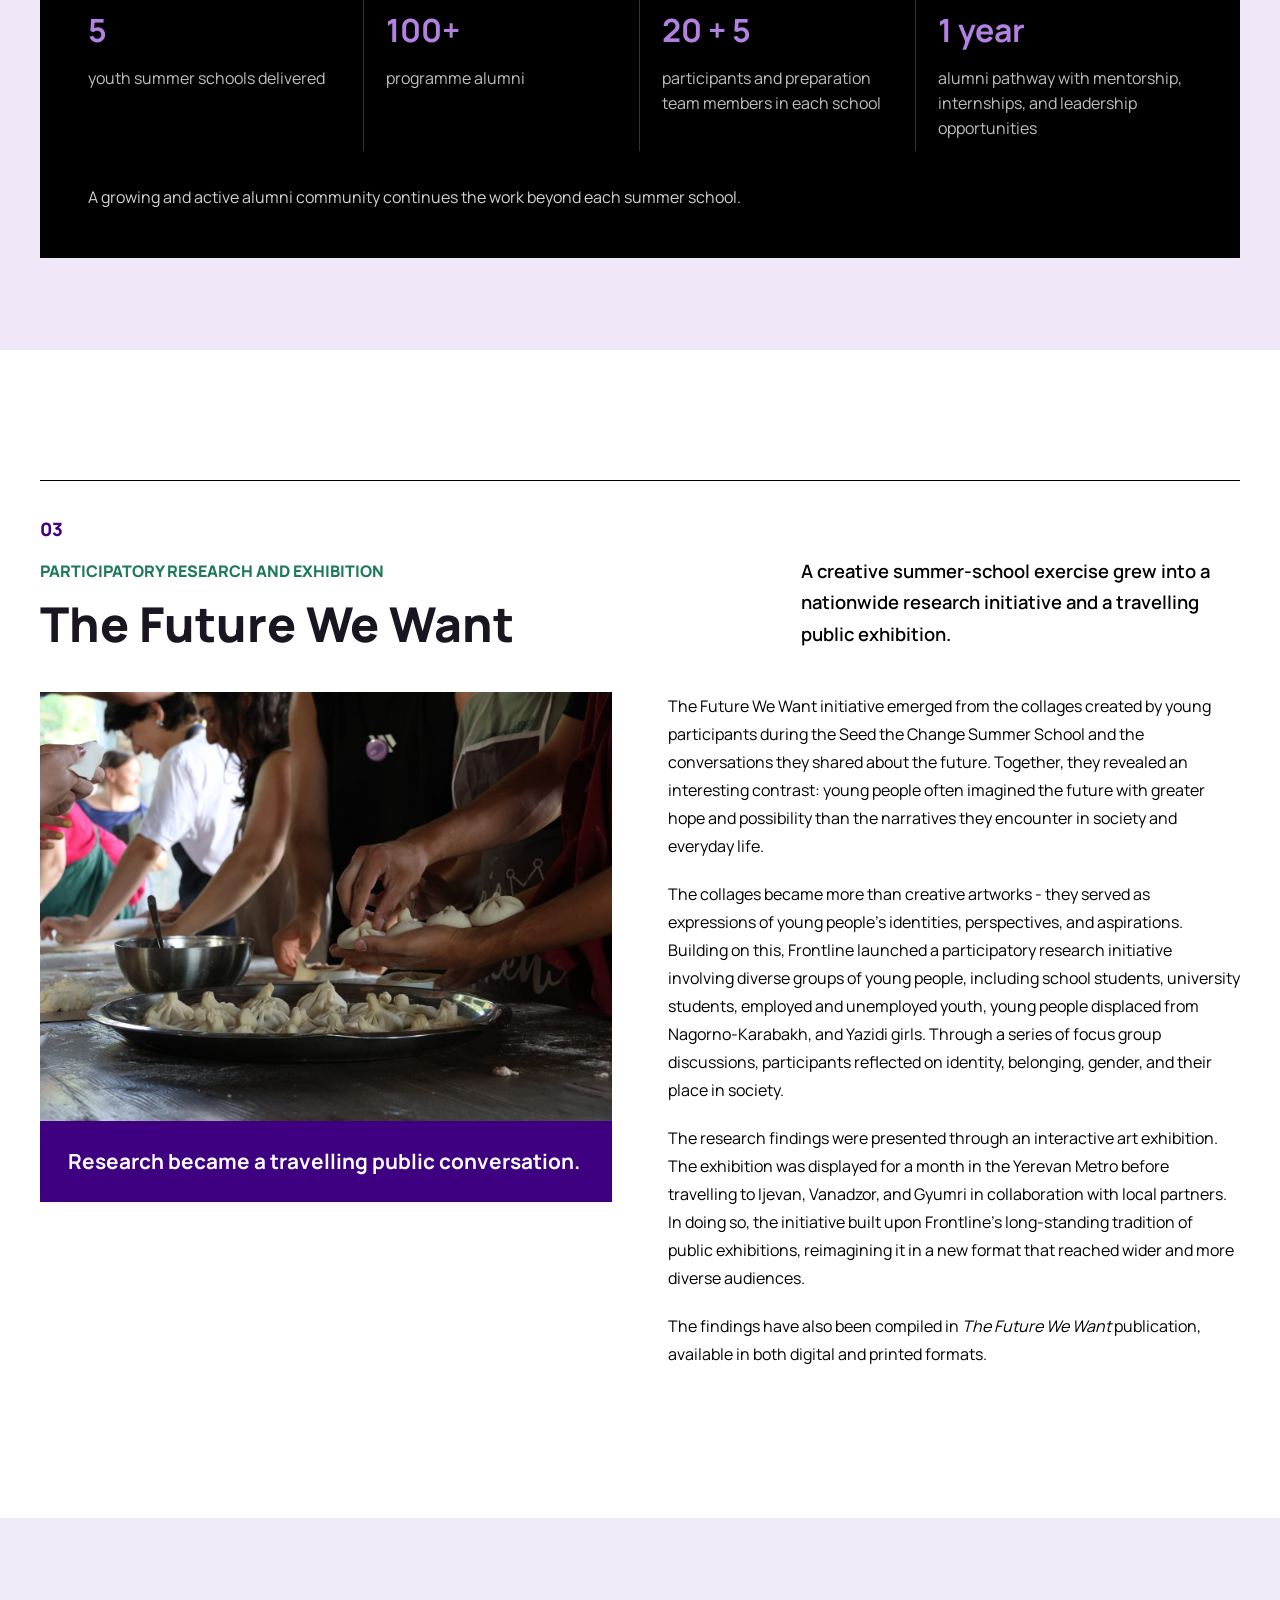
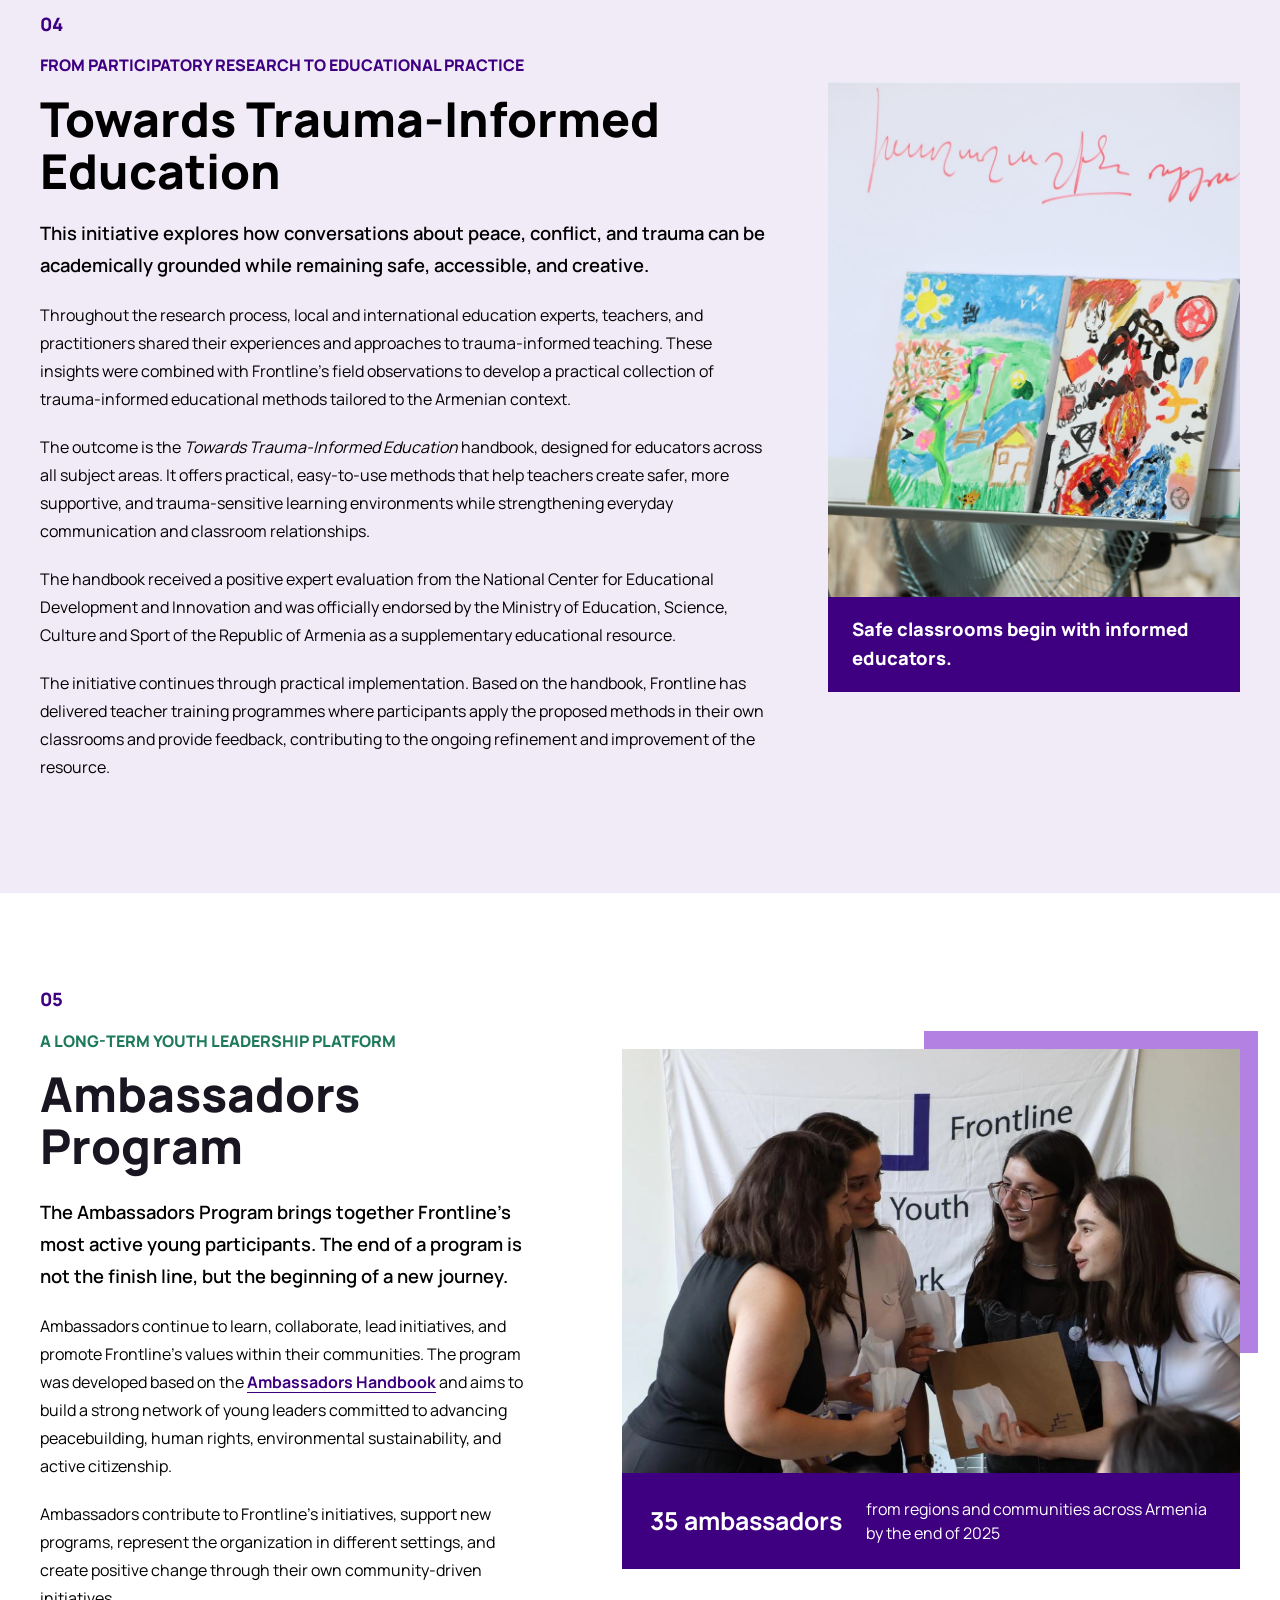
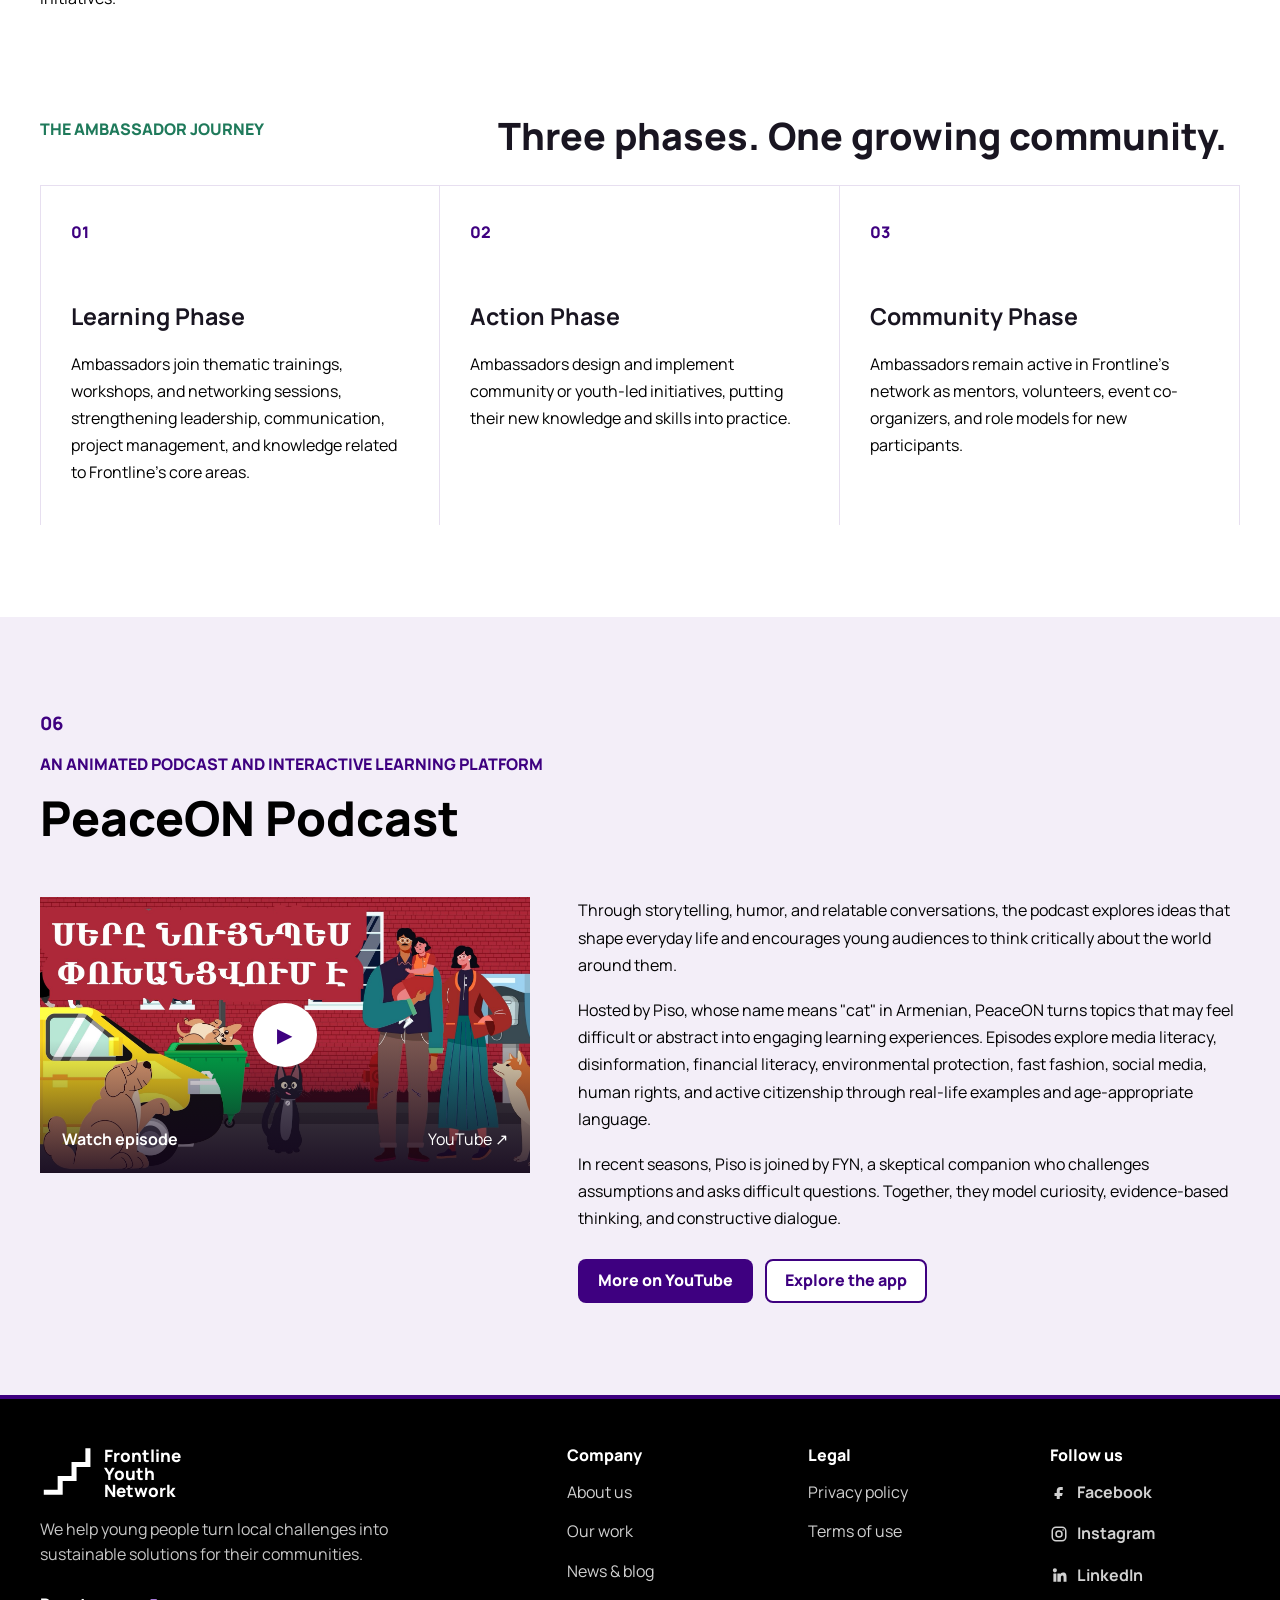
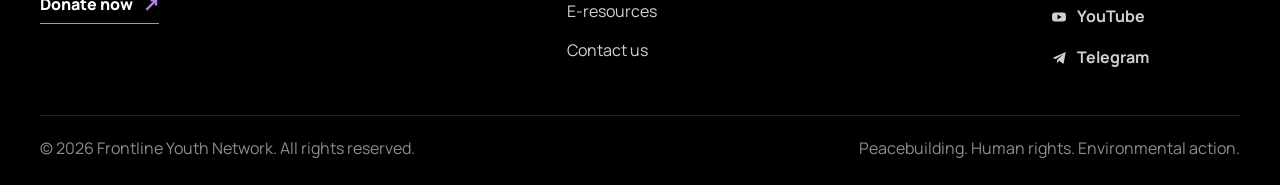
<file: our-work.html>
﻿<!doctype html>
<html lang="en">
  <head>
    <meta charset="utf-8">
    <meta name="viewport" content="width=device-width, initial-scale=1">
    <meta name="description" content="Explore Frontline Youth Network programmes in peacebuilding education, youth leadership, participatory research, trauma-informed education, the Ambassadors Program, and digital learning.">
    <title>Our Work | Frontline Youth Network</title>
    <link rel="preconnect" href="https://fonts.googleapis.com">
    <link rel="preconnect" href="https://fonts.gstatic.com" crossorigin>
    <link href="https://fonts.googleapis.com/css2?family=Manrope:wght@400;500;600;700;800&display=swap" rel="stylesheet">
    <link rel="stylesheet" href="assets/css/style.css">
  </head>
  <body>
    <a class="skip-link" href="#main">Skip to content</a>

    <header class="site-header" data-header>
      <div class="container header__inner">
        <a class="btn btn--primary header__donate" href="donate.html">Donate</a>

        <a class="brand brand--animated" href="index.html" aria-label="Frontline Youth Network home">
          <span class="brand__mark-wrap" aria-hidden="true">
            <svg class="brand__mark" viewBox="0 0 92 82" focusable="false">
              <polyline points="10 70 32 70 32 48 54 48 54 26 76 26 76 4"></polyline>
            </svg>
          </span>
          <span class="brand__text" aria-hidden="true">
            <span>Frontline</span>
            <span>Youth</span>
            <span>Network</span>
          </span>
        </a>

        <button class="nav-toggle" type="button" aria-expanded="false" aria-controls="site-navigation" aria-label="Open navigation">
          <span></span>
          <span></span>
          <span></span>
        </button>

        <nav class="site-nav" id="site-navigation" aria-label="Main navigation">
          <div class="nav__links">
            <a href="about-us.html">About us</a>
            <a href="our-work.html" aria-current="page">Our work</a>
            <a href="news.html">News &amp; blog</a>
            <a href="e-resources.html">E-resources</a>
            <a href="contact-us.html">Contact Us</a>
          </div>
          <div class="nav__actions">
            <a class="lang-switcher" href="#" aria-label="Switch language to Armenian">
              <span class="flag flag--armenia" aria-hidden="true"></span>
            </a>
            <a class="btn btn--primary nav__donate" href="donate.html">Donate</a>
          </div>
        </nav>
      </div>
    </header>

    <main id="main">
      <section class="work-hero" aria-labelledby="work-title">
        <div class="container work-hero__content">
          <p class="eyebrow">Programmes and initiatives</p>
          <h1 id="work-title">Our work</h1>
          <p>We connect research, education, creativity, and community action to build practical responses to the challenges young people and educators face.</p>
        </div>
      </section>

      <nav class="work-index" aria-label="Our work sections">
        <div class="container work-index__inner">
          <a href="#peace-education"><span>01</span>Peacebuilding Education</a>
          <a href="#seed-change"><span>02</span>Seed the Change</a>
          <a href="#future-we-want"><span>03</span>The Future We Want</a>
          <a href="#trauma-informed"><span>04</span>Trauma-Informed Education</a>
          <a href="#ambassadors"><span>05</span>Ambassadors Program</a>
          <a href="#peaceon"><span>06</span>PeaceON</a>
        </div>
      </nav>

      <section class="work-program work-program--peace section" id="peace-education">
        <div class="container">
          <div class="work-program__header">
            <div>
              <p class="work-program__number">01</p>
              <p class="eyebrow">From Local Knowledge to National Practice</p>
              <h2>Peacebuilding Education in Schools</h2>
            </div>
            <p class="work-program__intro">Since 2020, Frontline has been advancing peacebuilding education in Armenia by integrating research, curriculum development, and teacher professional development.</p>
          </div>

          <div class="work-peace-layout">
            <figure class="work-peace-layout__media">
              <img class="work-program__feature" src="assets/images/news-training.jpg" alt="A Frontline participant listening during a facilitated education session">
              <figcaption>Building locally grounded methods for classrooms across Armenia.</figcaption>
            </figure>
            <div class="work-program__prose">
            <p>This initiative emerged from a simple observation: schools lacked systematic knowledge and practical teaching approaches related to conflict, peace, and peacebuilding. At the same time, ongoing education reforms and the introduction of new national curriculum standards created an opportunity to integrate these topics, particularly within social studies education.</p>
            <p>In response, Frontline developed its own approach, grounded in Armenia's educational context and shaped through participatory discussions with teachers, students, and subject-matter experts. The result was the country's first comprehensive, locally developed peacebuilding education curriculum - designed not by adapting international models, but by responding to Armenia's specific context and educational needs.</p>
            <p>As part of this process, Frontline developed three peacebuilding education handbooks for teachers. Each publication underwent expert review, classroom piloting, and revisions based on teachers' feedback before receiving official endorsement from the Ministry of Education, Science, Culture and Sport of the Republic of Armenia as supplementary educational resources.</p>
            <p>The handbooks present peace not only as a topic of international relations, but also as a culture of everyday human relationships, human rights, democracy, cooperation, and responsible citizenship. They equip teachers with practical, age-appropriate, and safe methods for facilitating discussions on conflict, violence, peace, and social relationships in the classroom.</p>
            <p>Today, the initiative continues through teacher professional development. More than 1,500 teachers from every region of Armenia have been trained using Frontline's peacebuilding education methodology and materials. Since 2025, in cooperation with the National Center for Educational Development and Innovation, peacebuilding education has also become part of the national online teacher training programme, making these resources accessible to educators across the country.</p>
            </div>
          </div>

          <div class="work-impact work-impact--three" aria-label="Peacebuilding education impact">
            <div><strong>1,500+</strong><span>teachers trained</span></div>
            <div><strong>3</strong><span>endorsed handbooks</span></div>
            <div><strong>All regions</strong><span>of Armenia reached</span></div>
          </div>
        </div>
      </section>

      <section class="work-program work-program--seed section" id="seed-change">
        <div class="container work-split work-split--seed">
          <div class="work-split__media">
            <img src="assets/images/education.jpg" alt="Seed the Change participants learning together outdoors">
            <p>2021-2025</p>
          </div>
          <div class="work-split__content">
            <p class="work-program__number">02</p>
            <p class="eyebrow">Youth Summer School Series</p>
            <h2>Seed the Change</h2>
            <p class="work-program__intro">Seed the Change is a five-day youth summer school series that brings together peacebuilding, environmental sustainability, and equality through non-formal education.</p>
            <p>Each summer school is built around interactive learning, combining discussions, role-playing, experiential activities, outdoor excursions, creative methods, and community initiative design. Throughout the programme, participants use the "Seed the Change" Activist Handbook as a practical guide, workbook, and resource for continued engagement beyond the summer school.</p>
            <p>Over five years, each edition has explored a unique thematic focus. Participants have designed and implemented community-based initiatives, created collages later featured in The Future We Want exhibition, explored conflict and trauma through art, and deepened their understanding of peace and conflict transformation. The most recent summer school was held in Georgia in partnership with international organizations.</p>
            <p>The programme has also served as a foundation for several new Frontline initiatives, including the "Towards Trauma-Informed Education" educational toolkit and the emerging Frontline Peace Academy.</p>
          </div>
        </div>

        <div class="container work-glance">
          <div class="work-glance__heading">
            <p class="eyebrow">Impact at a glance</p>
            <h3>Five years of learning and leadership.</h3>
          </div>
          <ul>
            <li><strong>5</strong><span>youth summer schools delivered</span></li>
            <li><strong>100+</strong><span>programme alumni</span></li>
            <li><strong>20 + 5</strong><span>participants and preparation team members in each school</span></li>
            <li><strong>1 year</strong><span>alumni pathway with mentorship, internships, and leadership opportunities</span></li>
          </ul>
          <p>A growing and active alumni community continues the work beyond each summer school.</p>
        </div>
      </section>

      <section class="work-program work-program--future section" id="future-we-want">
        <div class="container work-program__header work-program__header--future">
          <div>
            <p class="work-program__number">03</p>
            <p class="eyebrow">Participatory Research and Exhibition</p>
            <h2>The Future We Want</h2>
          </div>
          <p class="work-program__intro">A creative summer-school exercise grew into a nationwide research initiative and a travelling public exhibition.</p>
        </div>

        <div class="container work-editorial">
          <div class="work-editorial__visual">
            <img src="assets/images/cinema.jpg" alt="Young people connecting with community members through a shared activity">
            <span>Research became a travelling public conversation.</span>
          </div>
          <div class="work-editorial__copy">
            <p>The Future We Want initiative emerged from the collages created by young participants during the Seed the Change Summer School and the conversations they shared about the future. Together, they revealed an interesting contrast: young people often imagined the future with greater hope and possibility than the narratives they encounter in society and everyday life.</p>
            <p>The collages became more than creative artworks - they served as expressions of young people's identities, perspectives, and aspirations. Building on this, Frontline launched a participatory research initiative involving diverse groups of young people, including school students, university students, employed and unemployed youth, young people displaced from Nagorno-Karabakh, and Yazidi girls. Through a series of focus group discussions, participants reflected on identity, belonging, gender, and their place in society.</p>
            <p>The research findings were presented through an interactive art exhibition. The exhibition was displayed for a month in the Yerevan Metro before travelling to Ijevan, Vanadzor, and Gyumri in collaboration with local partners. In doing so, the initiative built upon Frontline's long-standing tradition of public exhibitions, reimagining it in a new format that reached wider and more diverse audiences.</p>
            <p>The findings have also been compiled in <em>The Future We Want</em> publication, available in both digital and printed formats.</p>
          </div>
        </div>
      </section>

      <section class="work-program work-program--trauma section" id="trauma-informed">
        <div class="container work-split work-split--reverse work-split--trauma">
          <div class="work-split__media">
            <img src="assets/images/news-schools.jpg" alt="Creative artworks exploring contrasting ideas and experiences">
            <p>Safe classrooms begin with informed educators.</p>
          </div>
          <div class="work-split__content">
            <p class="work-program__number">04</p>
            <p class="eyebrow">From Participatory Research to Educational Practice</p>
            <h2>Towards Trauma-Informed Education</h2>
            <p class="work-program__intro">This initiative explores how conversations about peace, conflict, and trauma can be academically grounded while remaining safe, accessible, and creative.</p>
            <p>Throughout the research process, local and international education experts, teachers, and practitioners shared their experiences and approaches to trauma-informed teaching. These insights were combined with Frontline's field observations to develop a practical collection of trauma-informed educational methods tailored to the Armenian context.</p>
            <p>The outcome is the <em>Towards Trauma-Informed Education</em> handbook, designed for educators across all subject areas. It offers practical, easy-to-use methods that help teachers create safer, more supportive, and trauma-sensitive learning environments while strengthening everyday communication and classroom relationships.</p>
            <p>The handbook received a positive expert evaluation from the National Center for Educational Development and Innovation and was officially endorsed by the Ministry of Education, Science, Culture and Sport of the Republic of Armenia as a supplementary educational resource.</p>
            <p>The initiative continues through practical implementation. Based on the handbook, Frontline has delivered teacher training programmes where participants apply the proposed methods in their own classrooms and provide feedback, contributing to the ongoing refinement and improvement of the resource.</p>
          </div>
        </div>
      </section>

      <section class="work-program work-program--ambassadors section" id="ambassadors">
        <div class="container ambassadors-intro">
          <div class="ambassadors-intro__content">
            <p class="work-program__number">05</p>
            <p class="eyebrow">A long-term youth leadership platform</p>
            <h2>Ambassadors Program</h2>
            <p class="work-program__intro">The Ambassadors Program brings together Frontline's most active young participants. The end of a program is not the finish line, but the beginning of a new journey.</p>
            <p>Ambassadors continue to learn, collaborate, lead initiatives, and promote Frontline's values within their communities. The program was developed based on the <a href="https://frontlineyouth.net/hy/d5-bc-d5-a5-d5-bd-d5-b8-d6-82-d6-80-d5-bd-d5-b6-d5-a5-d6-80/#flipbook-df_9081/1/" target="_blank" rel="noopener">Ambassadors Handbook</a> and aims to build a strong network of young leaders committed to advancing peacebuilding, human rights, environmental sustainability, and active citizenship.</p>
            <p>Ambassadors contribute to Frontline's initiatives, support new programs, represent the organization in different settings, and create positive change through their own community-driven initiatives.</p>
          </div>
          <figure class="ambassadors-intro__media">
            <img src="assets/images/Ambassadors.webp" alt="Young Frontline participants collaborating during a team activity">
            <figcaption><strong>35 ambassadors</strong><span>from regions and communities across Armenia by the end of 2025</span></figcaption>
          </figure>
        </div>

        <div class="container ambassadors-phases" aria-labelledby="ambassador-phases-title">
          <div class="ambassadors-phases__heading">
            <p class="eyebrow">The ambassador journey</p>
            <h3 id="ambassador-phases-title">Three phases. One growing community.</h3>
          </div>
          <ol class="ambassadors-phases__grid">
            <li>
              <span>01</span>
              <h4>Learning Phase</h4>
              <p>Ambassadors join thematic trainings, workshops, and networking sessions, strengthening leadership, communication, project management, and knowledge related to Frontline's core areas.</p>
            </li>
            <li>
              <span>02</span>
              <h4>Action Phase</h4>
              <p>Ambassadors design and implement community or youth-led initiatives, putting their new knowledge and skills into practice.</p>
            </li>
            <li>
              <span>03</span>
              <h4>Community Phase</h4>
              <p>Ambassadors remain active in Frontline's network as mentors, volunteers, event co-organizers, and role models for new participants.</p>
            </li>
          </ol>
        </div>
      </section>

      <section class="work-program work-program--peaceon section" id="peaceon">
        <div class="container peaceon-heading">
          <div>
            <p class="work-program__number">06</p>
            <p class="eyebrow">An Animated Podcast and Interactive Learning Platform</p>
            <h2>PeaceON Podcast</h2>
          </div>
        </div>

        <div class="container peaceon-layout">
          <a class="peaceon-video" href="https://www.youtube.com/watch?si=BjWjrakv05kKJjwc&amp;v=AzlYGFgKywQ&amp;feature=youtu.be" target="_blank" rel="noopener">
            <img src="assets/images/peaceon-episode-1.jpg" alt="PeaceON animated episode about caring for animals">
            <span class="peaceon-video__play" aria-hidden="true">&#9654;</span>
            <span class="peaceon-video__meta"><strong>Watch episode</strong><span>YouTube &#8599;</span></span>
          </a>
          <div class="peaceon-content">
            <p>Through storytelling, humor, and relatable conversations, the podcast explores ideas that shape everyday life and encourages young audiences to think critically about the world around them.</p>
            <p>Hosted by Piso, whose name means "cat" in Armenian, PeaceON turns topics that may feel difficult or abstract into engaging learning experiences. Episodes explore media literacy, disinformation, financial literacy, environmental protection, fast fashion, social media, human rights, and active citizenship through real-life examples and age-appropriate language.</p>
            <p>In recent seasons, Piso is joined by FYN, a skeptical companion who challenges assumptions and asks difficult questions. Together, they model curiosity, evidence-based thinking, and constructive dialogue.</p>
            <div class="work-peaceon__actions">
              <a class="btn btn--primary" href="https://www.youtube.com/channel/UCpuVf02GFddqtocgBL-URlQ" target="_blank" rel="noopener">More on YouTube</a>
              <a class="btn btn--secondary" href="https://play.google.com/store/apps/details?id=com.peaceon.frontline" target="_blank" rel="noopener">Explore the app</a>
            </div>
          </div>
        </div>
      </section>
    </main>

    <footer class="site-footer">
      <div class="container footer__grid">
        <div class="footer__brand">
          <a class="brand brand--animated footer__brand-logo" href="index.html" aria-label="Frontline Youth Network home" data-footer-brand>
            <span class="brand__mark-wrap" aria-hidden="true">
              <svg class="brand__mark" viewBox="0 0 92 82" focusable="false">
                <polyline points="10 70 32 70 32 48 54 48 54 26 76 26 76 4"></polyline>
              </svg>
            </span>
            <span class="brand__text" aria-hidden="true">
              <span>Frontline</span>
              <span>Youth</span>
              <span>Network</span>
            </span>
          </a>
          <p>We help young people turn local challenges into sustainable solutions for their communities.</p>
          <a class="footer__donate" href="donate.html">Donate now <span aria-hidden="true">&#8599;</span></a>
        </div>

        <nav aria-label="Footer navigation">
          <h2 class="footer__title">Company</h2>
          <ul class="footer__links">
            <li><a href="about-us.html">About us</a></li>
            <li><a href="our-work.html" aria-current="page">Our work</a></li>
            <li><a href="news.html">News &amp; blog</a></li>
            <li><a href="e-resources.html">E-resources</a></li>
            <li><a href="contact-us.html">Contact us</a></li>
          </ul>
        </nav>

        <nav aria-label="Legal navigation">
          <h2 class="footer__title">Legal</h2>
          <ul class="footer__links">
            <li><a href="privacy-policy.html">Privacy policy</a></li>
            <li><a href="terms-of-use.html">Terms of use</a></li>
          </ul>
        </nav>

        <div class="footer__connect">
          <h2 class="footer__title">Follow us</h2>
          <ul class="footer__socials">
            <li><a class="footer__social-link" href="https://www.facebook.com/FrontlineYouthNet/" target="_blank" rel="noopener"><svg viewBox="0 0 24 24" aria-hidden="true"><path d="M14 8h3V4h-3c-3.3 0-5 2-5 5v3H6v4h3v4h4v-4h3l1-4h-4V9c0-.7.3-1 1-1Z"/></svg><span>Facebook</span></a></li>
            <li><a class="footer__social-link" href="https://www.instagram.com/frontlineyouthnetwork/" target="_blank" rel="noopener"><svg viewBox="0 0 24 24" aria-hidden="true"><rect x="3" y="3" width="18" height="18" rx="5"/><circle cx="12" cy="12" r="4"/><circle cx="17.5" cy="6.5" r="1" class="footer__social-dot"/></svg><span>Instagram</span></a></li>
            <li><a class="footer__social-link" href="https://www.linkedin.com/company/frontline-youth-network-armenia/" target="_blank" rel="noopener"><svg viewBox="0 0 24 24" aria-hidden="true"><path d="M6.5 8.5A2.5 2.5 0 1 0 6.5 3a2.5 2.5 0 0 0 0 5.5ZM4.5 21h4V10h-4v11Zm6 0h4v-5.5c0-1.4.3-2.8 2-2.8 1.6 0 1.6 1.6 1.6 2.9V21H22v-6.2c0-3.4-.7-6-4.7-6-1.9 0-3.1 1-3.6 2.1h-.1V10h-3.8v11Z"/></svg><span>LinkedIn</span></a></li>
            <li><a class="footer__social-link" href="https://www.youtube.com/channel/UCpuVf02GFddqtocgBL-URlQ" target="_blank" rel="noopener"><svg viewBox="0 0 24 24" aria-hidden="true"><path d="M21 8.2a2.7 2.7 0 0 0-1.9-1.9C17.4 6 12 6 12 6s-5.4 0-7.1.3A2.7 2.7 0 0 0 3 8.2 28 28 0 0 0 2.7 12c0 1.3.1 2.6.3 3.8a2.7 2.7 0 0 0 1.9 1.9C6.6 18 12 18 12 18s5.4 0 7.1-.3a2.7 2.7 0 0 0 1.9-1.9c.2-1.2.3-2.5.3-3.8s-.1-2.6-.3-3.8ZM10 15.3V8.7l5.5 3.3-5.5 3.3Z"/></svg><span>YouTube</span></a></li>
            <li><a class="footer__social-link" href="#" aria-label="Frontline Youth Network Telegram"><svg viewBox="0 0 24 24" aria-hidden="true"><path d="m21 4-3 16-5.7-4.2-3.2 3.1.5-4.6L17.9 7 7.7 13.4 3.3 12 21 4Z"/></svg><span>Telegram</span></a></li>
          </ul>
        </div>
      </div>
      <div class="container footer__bottom">
        <p>&copy; 2026 Frontline Youth Network. All rights reserved.</p>
        <p>Peacebuilding. Human rights. Environmental action.</p>
      </div>
    </footer>

    <script src="assets/js/main.js"></script>
  </body>
</html>
</file>
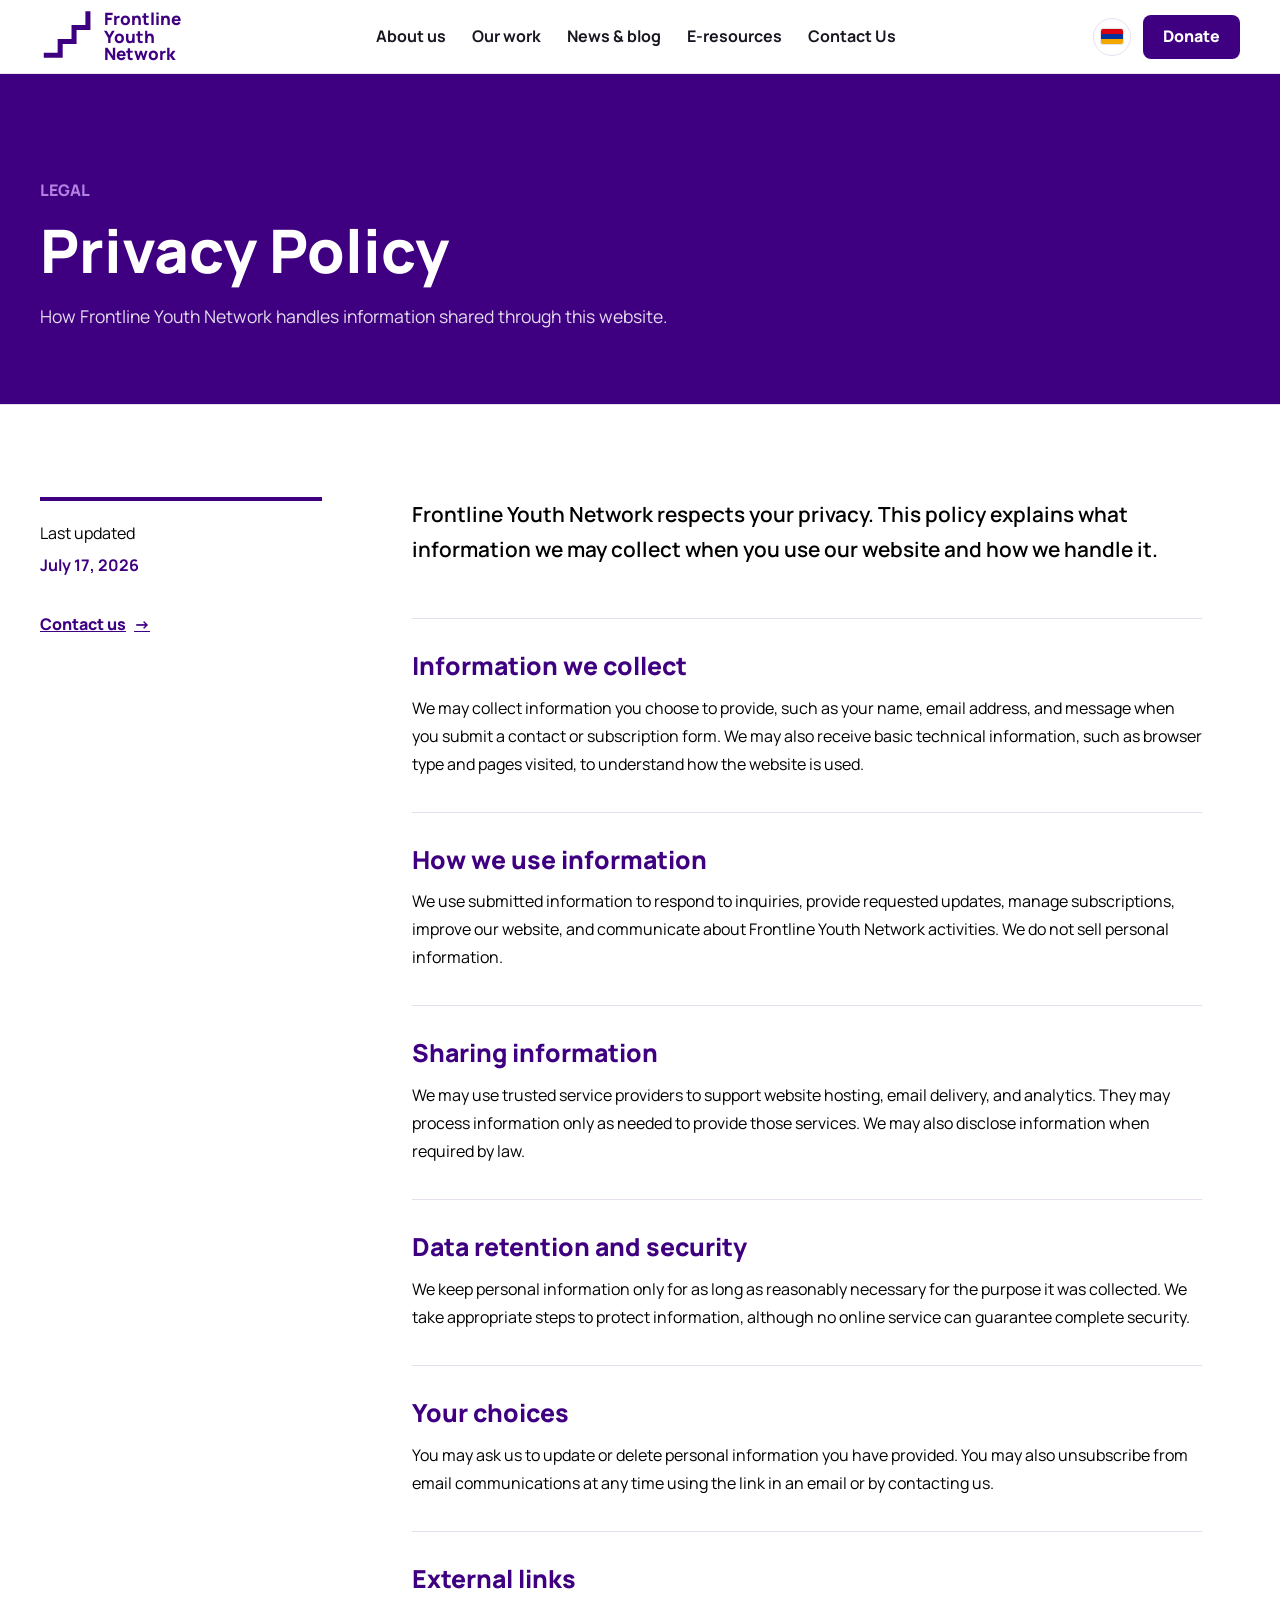
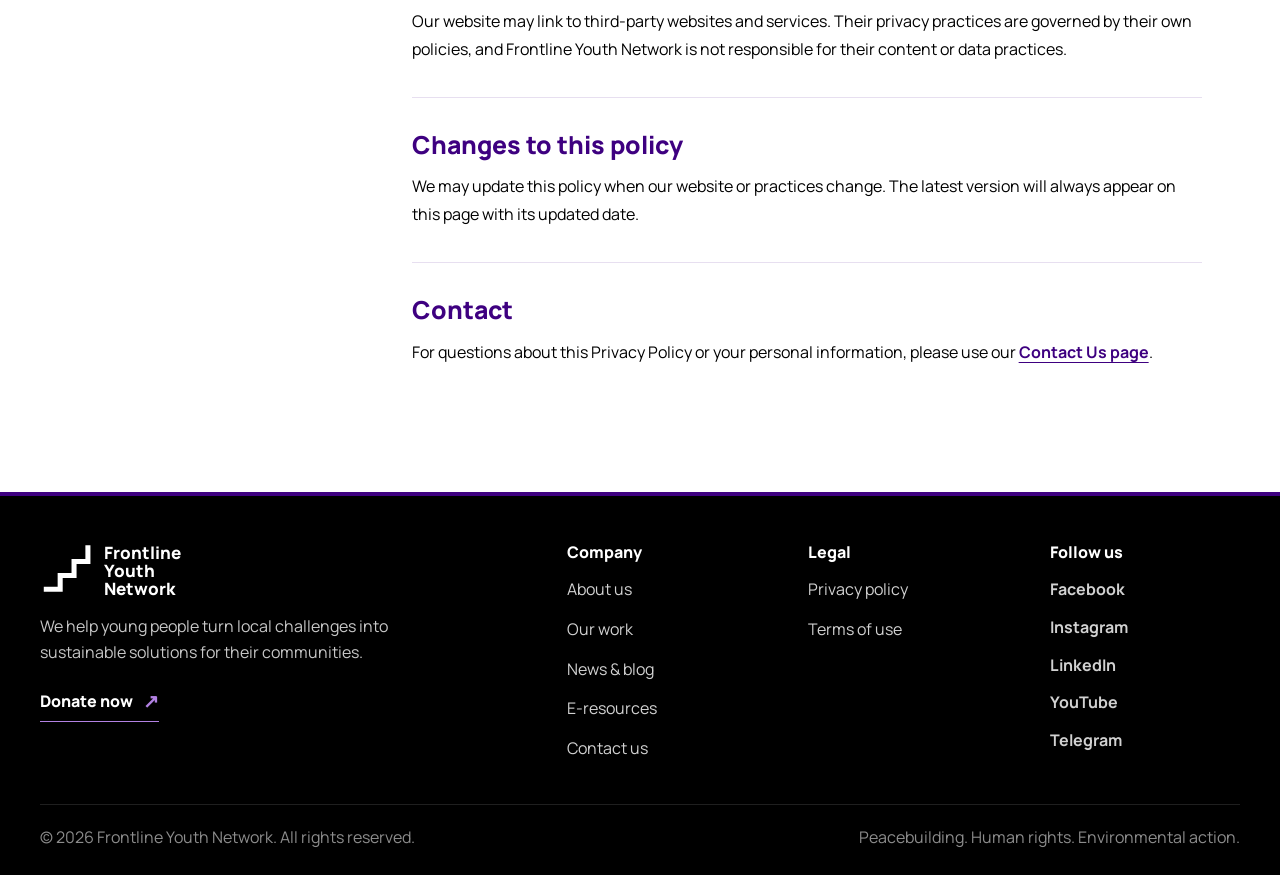
<file: privacy-policy.html>
﻿<!doctype html>
<html lang="en">
  <head>
    <meta charset="utf-8">
    <meta name="viewport" content="width=device-width, initial-scale=1">
    <meta name="description" content="Privacy Policy for the Frontline Youth Network website.">
    <title>Privacy Policy | Frontline Youth Network</title>
    <link rel="preconnect" href="https://fonts.googleapis.com">
    <link rel="preconnect" href="https://fonts.gstatic.com" crossorigin>
    <link href="https://fonts.googleapis.com/css2?family=Manrope:wght@400;500;600;700;800&display=swap" rel="stylesheet">
    <link rel="stylesheet" href="assets/css/style.css">
  </head>
  <body>
    <a class="skip-link" href="#main">Skip to content</a>
    <header class="site-header" data-header>
      <div class="container header__inner">
        <a class="btn btn--primary header__donate" href="donate.html">Donate</a>
        <a class="brand brand--animated" href="index.html" aria-label="Frontline Youth Network home"><span class="brand__mark-wrap" aria-hidden="true"><svg class="brand__mark" viewBox="0 0 92 82"><polyline points="10 70 32 70 32 48 54 48 54 26 76 26 76 4"></polyline></svg></span><span class="brand__text" aria-hidden="true"><span>Frontline</span><span>Youth</span><span>Network</span></span></a>
        <button class="nav-toggle" type="button" aria-expanded="false" aria-controls="site-navigation" aria-label="Open navigation"><span></span><span></span><span></span></button>
        <nav class="site-nav" id="site-navigation" aria-label="Main navigation"><div class="nav__links"><a href="about-us.html">About us</a><a href="our-work.html">Our work</a><a href="news.html">News &amp; blog</a><a href="e-resources.html">E-resources</a><a href="contact-us.html">Contact Us</a></div><div class="nav__actions"><a class="lang-switcher" href="#" aria-label="Switch language to Armenian"><span class="flag flag--armenia" aria-hidden="true"></span></a><a class="btn btn--primary nav__donate" href="donate.html">Donate</a></div></nav>
      </div>
    </header>

    <main id="main">
      <section class="legal-hero"><div class="container"><p class="eyebrow">Legal</p><h1>Privacy Policy</h1><p>How Frontline Youth Network handles information shared through this website.</p></div></section>
      <section class="legal-page section">
        <div class="container legal-page__layout">
          <aside class="legal-page__aside"><p>Last updated</p><strong>July 17, 2026</strong><a href="contact-us.html">Contact us <span aria-hidden="true">&#8594;</span></a></aside>
          <div class="legal-page__content">
            <p class="legal-page__lead">Frontline Youth Network respects your privacy. This policy explains what information we may collect when you use our website and how we handle it.</p>
            <section><h2>Information we collect</h2><p>We may collect information you choose to provide, such as your name, email address, and message when you submit a contact or subscription form. We may also receive basic technical information, such as browser type and pages visited, to understand how the website is used.</p></section>
            <section><h2>How we use information</h2><p>We use submitted information to respond to inquiries, provide requested updates, manage subscriptions, improve our website, and communicate about Frontline Youth Network activities. We do not sell personal information.</p></section>
            <section><h2>Sharing information</h2><p>We may use trusted service providers to support website hosting, email delivery, and analytics. They may process information only as needed to provide those services. We may also disclose information when required by law.</p></section>
            <section><h2>Data retention and security</h2><p>We keep personal information only for as long as reasonably necessary for the purpose it was collected. We take appropriate steps to protect information, although no online service can guarantee complete security.</p></section>
            <section><h2>Your choices</h2><p>You may ask us to update or delete personal information you have provided. You may also unsubscribe from email communications at any time using the link in an email or by contacting us.</p></section>
            <section><h2>External links</h2><p>Our website may link to third-party websites and services. Their privacy practices are governed by their own policies, and Frontline Youth Network is not responsible for their content or data practices.</p></section>
            <section><h2>Changes to this policy</h2><p>We may update this policy when our website or practices change. The latest version will always appear on this page with its updated date.</p></section>
            <section><h2>Contact</h2><p>For questions about this Privacy Policy or your personal information, please use our <a href="contact-us.html">Contact Us page</a>.</p></section>
          </div>
        </div>
      </section>
    </main>

    <footer class="site-footer">
      <div class="container footer__grid">
        <div class="footer__brand"><a class="brand brand--animated footer__brand-logo" href="index.html" aria-label="Frontline Youth Network home" data-footer-brand><span class="brand__mark-wrap" aria-hidden="true"><svg class="brand__mark" viewBox="0 0 92 82"><polyline points="10 70 32 70 32 48 54 48 54 26 76 26 76 4"></polyline></svg></span><span class="brand__text" aria-hidden="true"><span>Frontline</span><span>Youth</span><span>Network</span></span></a><p>We help young people turn local challenges into sustainable solutions for their communities.</p><a class="footer__donate" href="donate.html">Donate now <span aria-hidden="true">&#8599;</span></a></div>
        <nav aria-label="Footer navigation"><h2 class="footer__title">Company</h2><ul class="footer__links"><li><a href="about-us.html">About us</a></li><li><a href="our-work.html">Our work</a></li><li><a href="news.html">News &amp; blog</a></li><li><a href="e-resources.html">E-resources</a></li><li><a href="contact-us.html">Contact us</a></li></ul></nav>
        <nav aria-label="Legal navigation"><h2 class="footer__title">Legal</h2><ul class="footer__links"><li><a href="privacy-policy.html" aria-current="page">Privacy policy</a></li><li><a href="terms-of-use.html">Terms of use</a></li></ul></nav>
        <div class="footer__connect"><h2 class="footer__title">Follow us</h2><ul class="footer__socials"><li><a class="footer__social-link" href="https://www.facebook.com/FrontlineYouthNet/" target="_blank" rel="noopener"><span>Facebook</span></a></li><li><a class="footer__social-link" href="https://www.instagram.com/frontlineyouthnetwork/" target="_blank" rel="noopener"><span>Instagram</span></a></li><li><a class="footer__social-link" href="https://www.linkedin.com/company/frontline-youth-network-armenia/" target="_blank" rel="noopener"><span>LinkedIn</span></a></li><li><a class="footer__social-link" href="https://www.youtube.com/channel/UCpuVf02GFddqtocgBL-URlQ" target="_blank" rel="noopener"><span>YouTube</span></a></li><li><a class="footer__social-link" href="#"><span>Telegram</span></a></li></ul></div>
      </div>
      <div class="container footer__bottom"><p>&copy; 2026 Frontline Youth Network. All rights reserved.</p><p>Peacebuilding. Human rights. Environmental action.</p></div>
    </footer>
    <script src="assets/js/main.js"></script>
  </body>
</html>
</file>
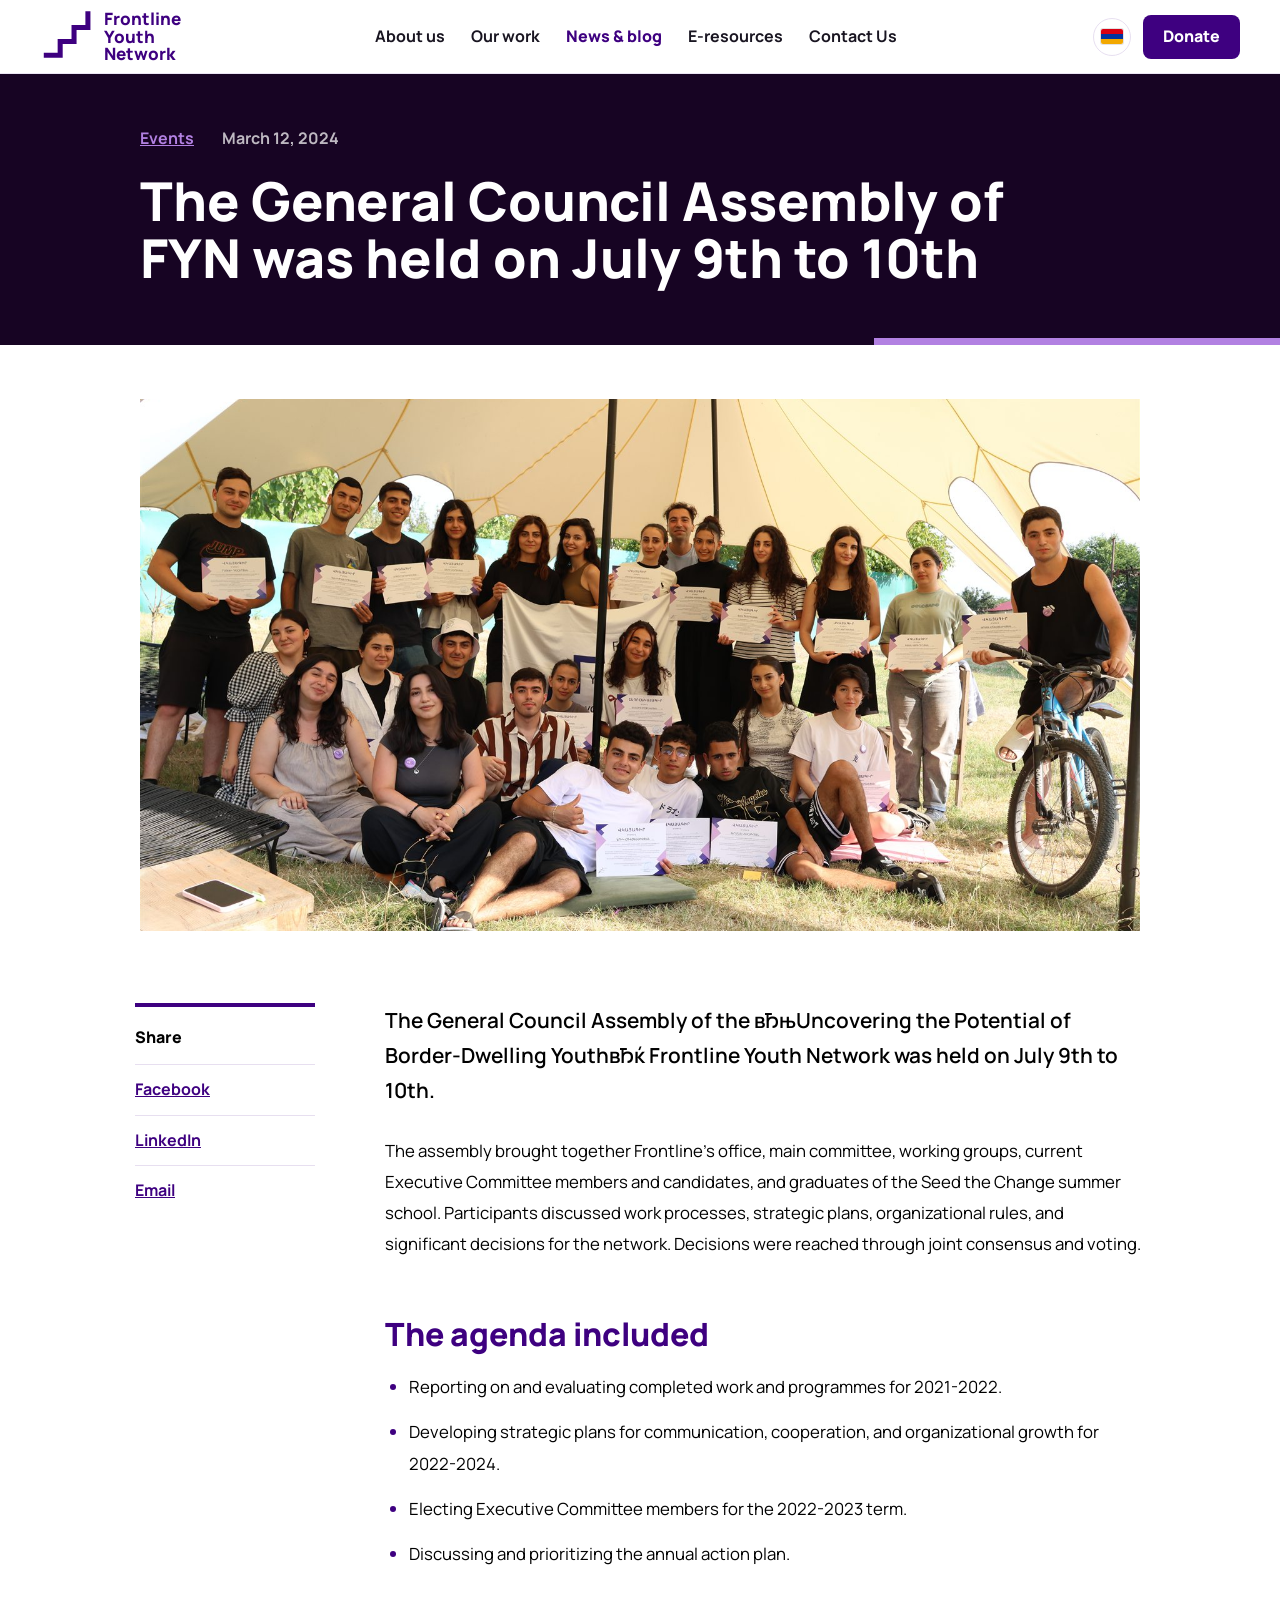
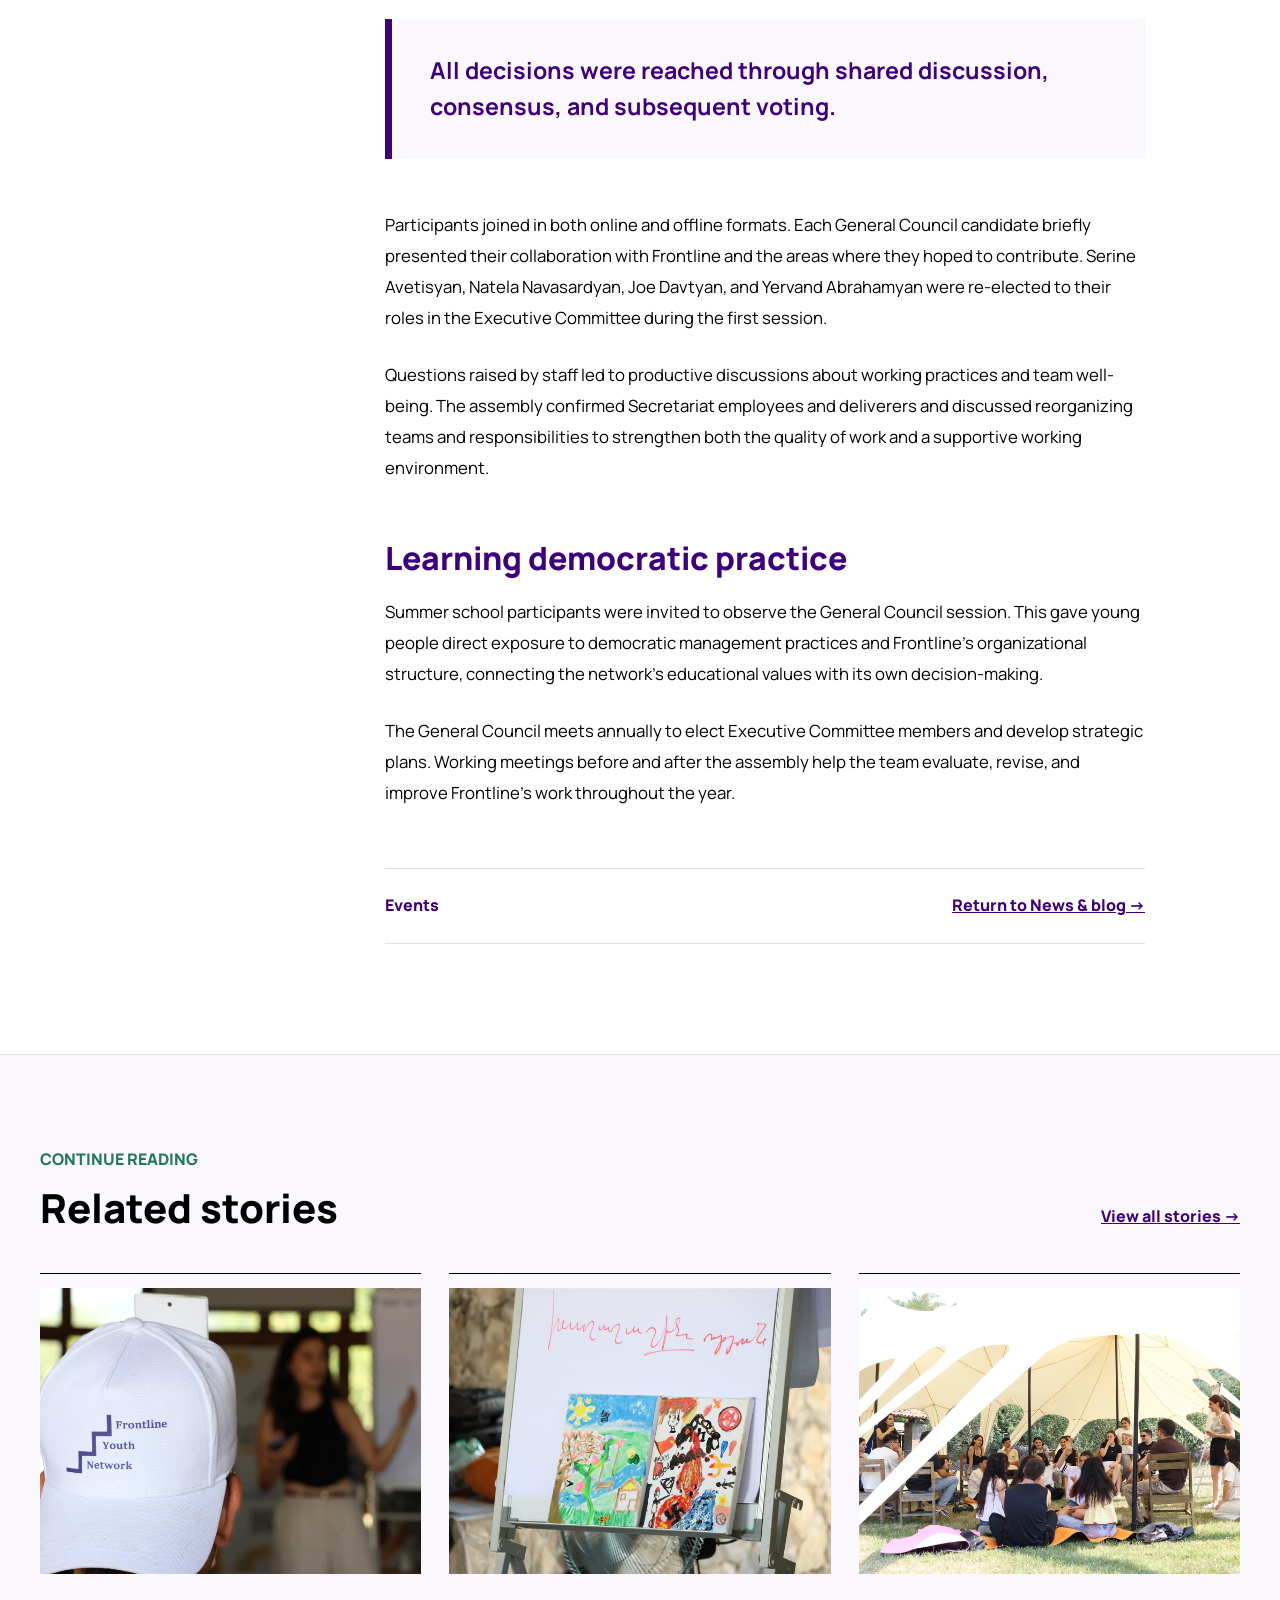
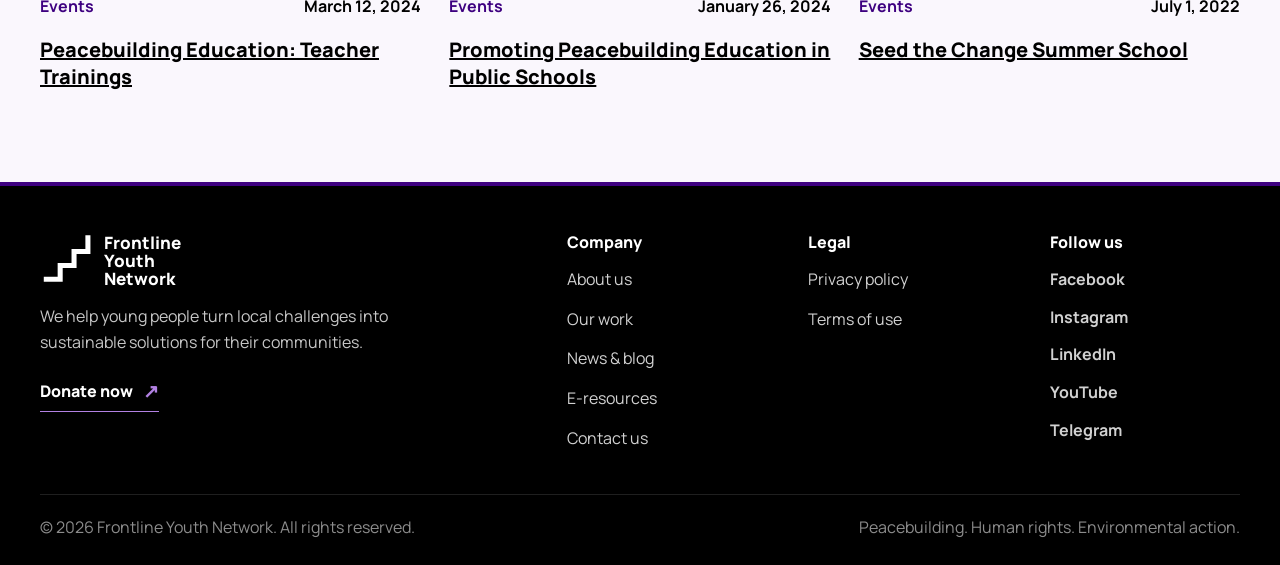
<file: single-post.html>
﻿<!doctype html>
<html lang="en">
  <head>
    <meta charset="utf-8">
    <meta name="viewport" content="width=device-width, initial-scale=1">
    <meta name="description" content="Frontline Youth Network General Council Assembly update.">
    <title>General Council Assembly | Frontline Youth Network</title>
    <link rel="preconnect" href="https://fonts.googleapis.com">
    <link rel="preconnect" href="https://fonts.gstatic.com" crossorigin>
    <link href="https://fonts.googleapis.com/css2?family=Manrope:wght@400;500;600;700;800&display=swap" rel="stylesheet">
    <link rel="stylesheet" href="assets/css/style.css">
  </head>
  <body>
    <a class="skip-link" href="#main">Skip to content</a>
    <header class="site-header" data-header>
      <div class="container header__inner">
        <a class="btn btn--primary header__donate" href="donate.html">Donate</a>
        <a class="brand brand--animated" href="index.html" aria-label="Frontline Youth Network home"><span class="brand__mark-wrap" aria-hidden="true"><svg class="brand__mark" viewBox="0 0 92 82"><polyline points="10 70 32 70 32 48 54 48 54 26 76 26 76 4"></polyline></svg></span><span class="brand__text" aria-hidden="true"><span>Frontline</span><span>Youth</span><span>Network</span></span></a>
        <button class="nav-toggle" type="button" aria-expanded="false" aria-controls="site-navigation" aria-label="Open navigation"><span></span><span></span><span></span></button>
        <nav class="site-nav" id="site-navigation" aria-label="Main navigation"><div class="nav__links"><a href="about-us.html">About us</a><a href="our-work.html">Our work</a><a href="news.html" aria-current="page">News &amp; blog</a><a href="e-resources.html">E-resources</a><a href="contact-us.html">Contact Us</a></div><div class="nav__actions"><a class="lang-switcher" href="#" aria-label="Switch language to Armenian"><span class="flag flag--armenia" aria-hidden="true"></span></a><a class="btn btn--primary nav__donate" href="donate.html">Donate</a></div></nav>
      </div>
    </header>

    <main id="main">
      <article class="post">
        <header class="post-hero">
          <div class="container post-hero__inner">
            <div class="post-hero__meta"><a href="news.html">Events</a><time datetime="2024-03-12">March 12, 2024</time></div>
            <h1>The General Council Assembly of FYN was held on July 9th to 10th</h1>
          </div>
        </header>

        <div class="container post-feature"><img src="assets/images/news-assembly.jpg" alt="Frontline programme participants celebrating with their certificates"></div>

        <div class="container post-layout">
          <aside class="post-share" aria-label="Share this article"><p>Share</p><a href="https://www.facebook.com/sharer/sharer.php?u=https://gagikavagyan.github.io/frontlineyouth/single-post.html" target="_blank" rel="noopener">Facebook</a><a href="https://www.linkedin.com/sharing/share-offsite/?url=https://gagikavagyan.github.io/frontlineyouth/single-post.html" target="_blank" rel="noopener">LinkedIn</a><a href="mailto:?subject=Frontline%20Youth%20Network%20story&body=https://gagikavagyan.github.io/frontlineyouth/single-post.html">Email</a></aside>
          <div class="post-content">
            <p class="post-content__intro">The General Council Assembly of the вЂњUncovering the Potential of Border-Dwelling YouthвЂќ Frontline Youth Network was held on July 9th to 10th.</p>
            <p>The assembly brought together Frontline's office, main committee, working groups, current Executive Committee members and candidates, and graduates of the Seed the Change summer school. Participants discussed work processes, strategic plans, organizational rules, and significant decisions for the network. Decisions were reached through joint consensus and voting.</p>

            <h2>The agenda included</h2>
            <ul>
              <li>Reporting on and evaluating completed work and programmes for 2021-2022.</li>
              <li>Developing strategic plans for communication, cooperation, and organizational growth for 2022-2024.</li>
              <li>Electing Executive Committee members for the 2022-2023 term.</li>
              <li>Discussing and prioritizing the annual action plan.</li>
            </ul>

            <blockquote><p>All decisions were reached through shared discussion, consensus, and subsequent voting.</p></blockquote>

            <p>Participants joined in both online and offline formats. Each General Council candidate briefly presented their collaboration with Frontline and the areas where they hoped to contribute. Serine Avetisyan, Natela Navasardyan, Joe Davtyan, and Yervand Abrahamyan were re-elected to their roles in the Executive Committee during the first session.</p>
            <p>Questions raised by staff led to productive discussions about working practices and team well-being. The assembly confirmed Secretariat employees and deliverers and discussed reorganizing teams and responsibilities to strengthen both the quality of work and a supportive working environment.</p>

            <h2>Learning democratic practice</h2>
            <p>Summer school participants were invited to observe the General Council session. This gave young people direct exposure to democratic management practices and Frontline's organizational structure, connecting the network's educational values with its own decision-making.</p>
            <p>The General Council meets annually to elect Executive Committee members and develop strategic plans. Working meetings before and after the assembly help the team evaluate, revise, and improve Frontline's work throughout the year.</p>

            <div class="post-content__end"><span>Events</span><a href="news.html">Return to News &amp; blog <span aria-hidden="true">&#8594;</span></a></div>
          </div>
        </div>
      </article>

      <section class="post-related section" aria-labelledby="related-title">
        <div class="container"><div class="post-related__header"><div><p class="eyebrow">Continue reading</p><h2 id="related-title">Related stories</h2></div><a href="news.html">View all stories <span aria-hidden="true">&#8594;</span></a></div>
          <div class="post-related__grid">
            <article class="archive-card"><a class="archive-card__image" href="news.html"><img src="assets/images/news-training.jpg" alt="A Frontline participant during a facilitated learning session"></a><div class="archive-card__body"><div class="archive-card__meta"><span>Events</span><time datetime="2024-03-12">March 12, 2024</time></div><h3><a href="news.html">Peacebuilding Education: Teacher Trainings</a></h3></div></article>
            <article class="archive-card"><a class="archive-card__image" href="news.html"><img src="assets/images/news-schools.jpg" alt="Creative artwork produced during a Frontline workshop"></a><div class="archive-card__body"><div class="archive-card__meta"><span>Events</span><time datetime="2024-01-26">January 26, 2024</time></div><h3><a href="news.html">Promoting Peacebuilding Education in Public Schools</a></h3></div></article>
            <article class="archive-card"><a class="archive-card__image" href="news.html"><img src="assets/images/education.jpg" alt="Young people learning outdoors"></a><div class="archive-card__body"><div class="archive-card__meta"><span>Events</span><time datetime="2022-07-01">July 1, 2022</time></div><h3><a href="news.html">Seed the Change Summer School</a></h3></div></article>
          </div>
        </div>
      </section>
    </main>

    <footer class="site-footer">
      <div class="container footer__grid">
        <div class="footer__brand"><a class="brand brand--animated footer__brand-logo" href="index.html" aria-label="Frontline Youth Network home" data-footer-brand><span class="brand__mark-wrap" aria-hidden="true"><svg class="brand__mark" viewBox="0 0 92 82"><polyline points="10 70 32 70 32 48 54 48 54 26 76 26 76 4"></polyline></svg></span><span class="brand__text" aria-hidden="true"><span>Frontline</span><span>Youth</span><span>Network</span></span></a><p>We help young people turn local challenges into sustainable solutions for their communities.</p><a class="footer__donate" href="donate.html">Donate now <span aria-hidden="true">&#8599;</span></a></div>
        <nav aria-label="Footer navigation"><h2 class="footer__title">Company</h2><ul class="footer__links"><li><a href="about-us.html">About us</a></li><li><a href="our-work.html">Our work</a></li><li><a href="news.html">News &amp; blog</a></li><li><a href="e-resources.html">E-resources</a></li><li><a href="contact-us.html">Contact us</a></li></ul></nav>
        <nav aria-label="Legal navigation"><h2 class="footer__title">Legal</h2><ul class="footer__links"><li><a href="privacy-policy.html">Privacy policy</a></li><li><a href="terms-of-use.html">Terms of use</a></li></ul></nav>
        <div class="footer__connect"><h2 class="footer__title">Follow us</h2><ul class="footer__socials"><li><a class="footer__social-link" href="https://www.facebook.com/FrontlineYouthNet/" target="_blank" rel="noopener"><span>Facebook</span></a></li><li><a class="footer__social-link" href="https://www.instagram.com/frontlineyouthnetwork/" target="_blank" rel="noopener"><span>Instagram</span></a></li><li><a class="footer__social-link" href="https://www.linkedin.com/company/frontline-youth-network-armenia/" target="_blank" rel="noopener"><span>LinkedIn</span></a></li><li><a class="footer__social-link" href="https://www.youtube.com/channel/UCpuVf02GFddqtocgBL-URlQ" target="_blank" rel="noopener"><span>YouTube</span></a></li><li><a class="footer__social-link" href="#"><span>Telegram</span></a></li></ul></div>
      </div>
      <div class="container footer__bottom"><p>&copy; 2026 Frontline Youth Network. All rights reserved.</p><p>Peacebuilding. Human rights. Environmental action.</p></div>
    </footer>
    <script src="assets/js/main.js"></script>
  </body>
</html>
</file>
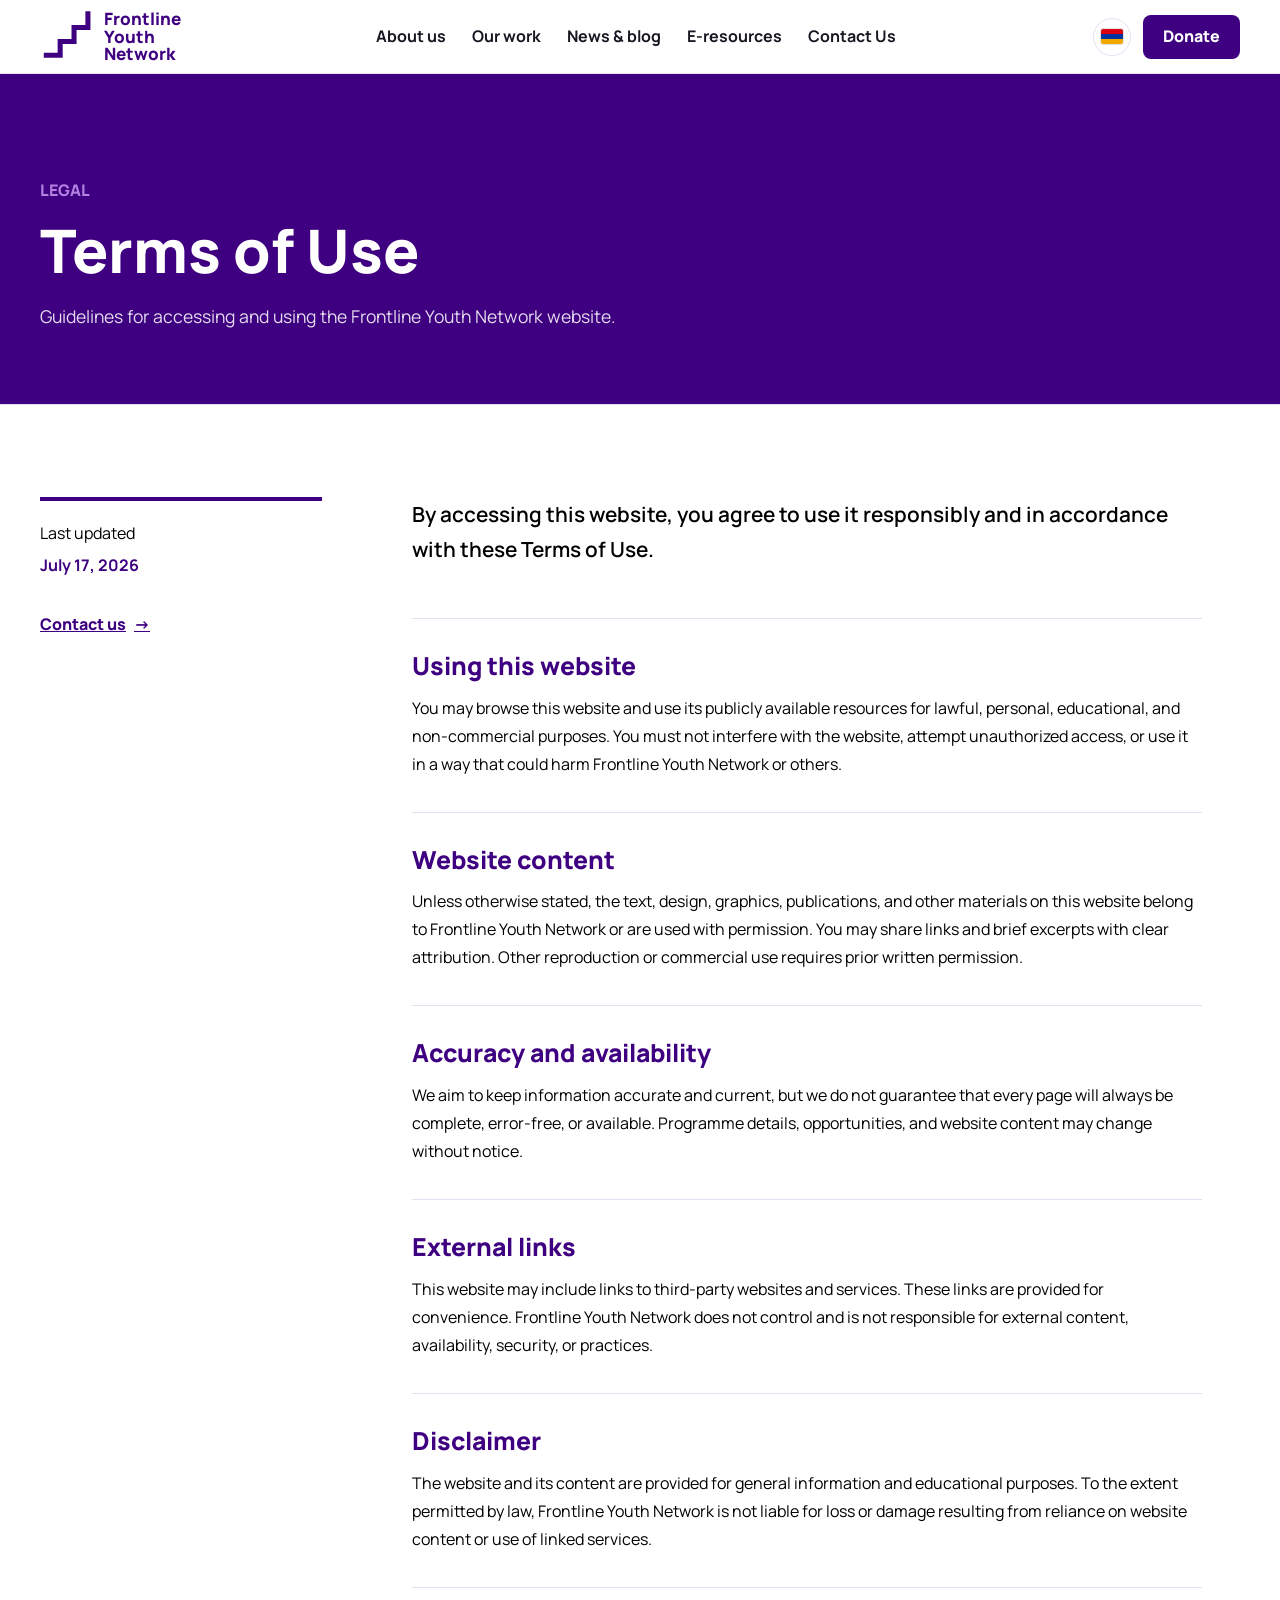
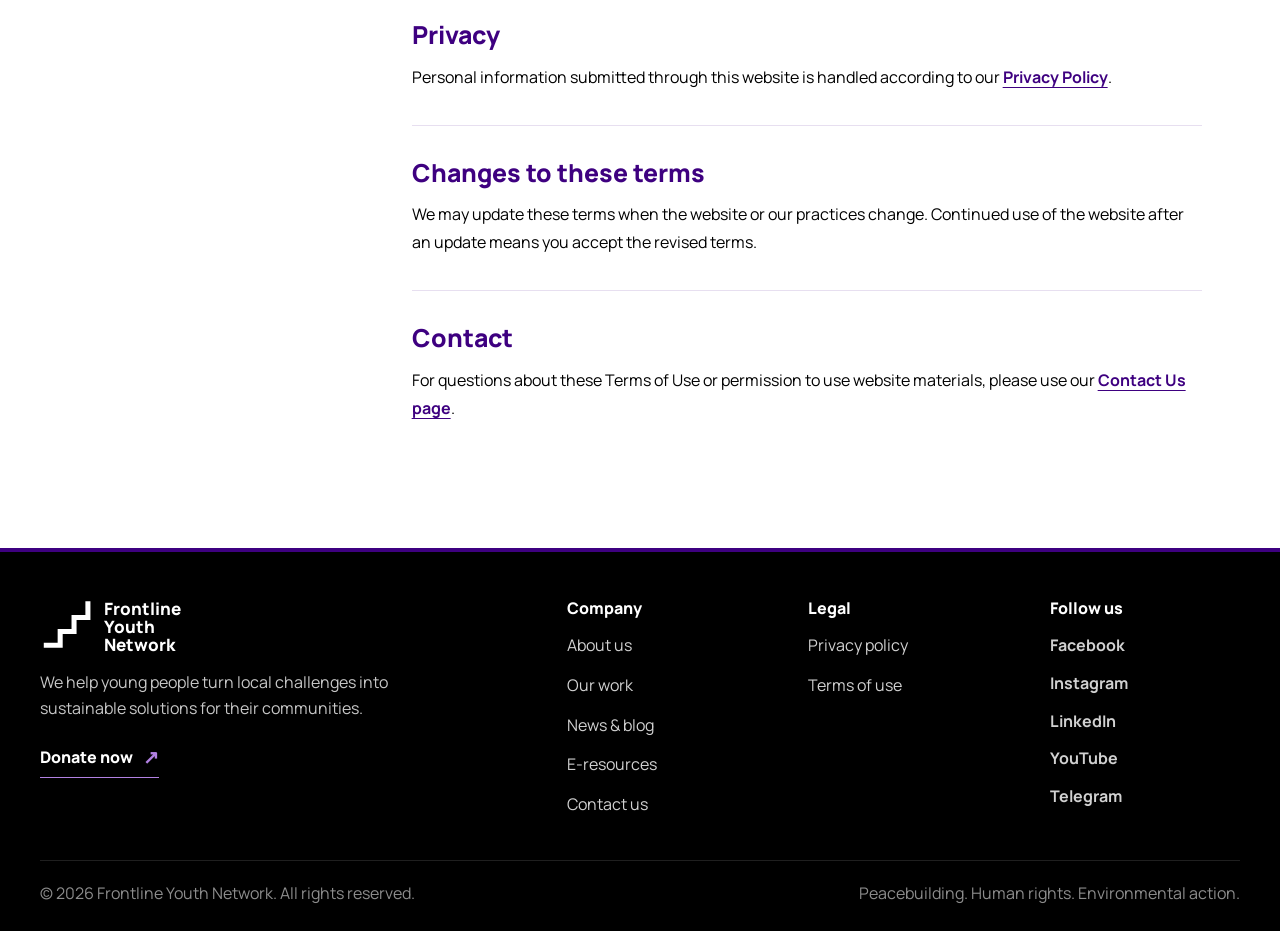
<file: terms-of-use.html>
﻿<!doctype html>
<html lang="en">
  <head>
    <meta charset="utf-8">
    <meta name="viewport" content="width=device-width, initial-scale=1">
    <meta name="description" content="Terms of Use for the Frontline Youth Network website.">
    <title>Terms of Use | Frontline Youth Network</title>
    <link rel="preconnect" href="https://fonts.googleapis.com">
    <link rel="preconnect" href="https://fonts.gstatic.com" crossorigin>
    <link href="https://fonts.googleapis.com/css2?family=Manrope:wght@400;500;600;700;800&display=swap" rel="stylesheet">
    <link rel="stylesheet" href="assets/css/style.css">
  </head>
  <body>
    <a class="skip-link" href="#main">Skip to content</a>
    <header class="site-header" data-header>
      <div class="container header__inner">
        <a class="btn btn--primary header__donate" href="donate.html">Donate</a>
        <a class="brand brand--animated" href="index.html" aria-label="Frontline Youth Network home"><span class="brand__mark-wrap" aria-hidden="true"><svg class="brand__mark" viewBox="0 0 92 82"><polyline points="10 70 32 70 32 48 54 48 54 26 76 26 76 4"></polyline></svg></span><span class="brand__text" aria-hidden="true"><span>Frontline</span><span>Youth</span><span>Network</span></span></a>
        <button class="nav-toggle" type="button" aria-expanded="false" aria-controls="site-navigation" aria-label="Open navigation"><span></span><span></span><span></span></button>
        <nav class="site-nav" id="site-navigation" aria-label="Main navigation"><div class="nav__links"><a href="about-us.html">About us</a><a href="our-work.html">Our work</a><a href="news.html">News &amp; blog</a><a href="e-resources.html">E-resources</a><a href="contact-us.html">Contact Us</a></div><div class="nav__actions"><a class="lang-switcher" href="#" aria-label="Switch language to Armenian"><span class="flag flag--armenia" aria-hidden="true"></span></a><a class="btn btn--primary nav__donate" href="donate.html">Donate</a></div></nav>
      </div>
    </header>

    <main id="main">
      <section class="legal-hero"><div class="container"><p class="eyebrow">Legal</p><h1>Terms of Use</h1><p>Guidelines for accessing and using the Frontline Youth Network website.</p></div></section>
      <section class="legal-page section">
        <div class="container legal-page__layout">
          <aside class="legal-page__aside"><p>Last updated</p><strong>July 17, 2026</strong><a href="contact-us.html">Contact us <span aria-hidden="true">&#8594;</span></a></aside>
          <div class="legal-page__content">
            <p class="legal-page__lead">By accessing this website, you agree to use it responsibly and in accordance with these Terms of Use.</p>
            <section><h2>Using this website</h2><p>You may browse this website and use its publicly available resources for lawful, personal, educational, and non-commercial purposes. You must not interfere with the website, attempt unauthorized access, or use it in a way that could harm Frontline Youth Network or others.</p></section>
            <section><h2>Website content</h2><p>Unless otherwise stated, the text, design, graphics, publications, and other materials on this website belong to Frontline Youth Network or are used with permission. You may share links and brief excerpts with clear attribution. Other reproduction or commercial use requires prior written permission.</p></section>
            <section><h2>Accuracy and availability</h2><p>We aim to keep information accurate and current, but we do not guarantee that every page will always be complete, error-free, or available. Programme details, opportunities, and website content may change without notice.</p></section>
            <section><h2>External links</h2><p>This website may include links to third-party websites and services. These links are provided for convenience. Frontline Youth Network does not control and is not responsible for external content, availability, security, or practices.</p></section>
            <section><h2>Disclaimer</h2><p>The website and its content are provided for general information and educational purposes. To the extent permitted by law, Frontline Youth Network is not liable for loss or damage resulting from reliance on website content or use of linked services.</p></section>
            <section><h2>Privacy</h2><p>Personal information submitted through this website is handled according to our <a href="privacy-policy.html">Privacy Policy</a>.</p></section>
            <section><h2>Changes to these terms</h2><p>We may update these terms when the website or our practices change. Continued use of the website after an update means you accept the revised terms.</p></section>
            <section><h2>Contact</h2><p>For questions about these Terms of Use or permission to use website materials, please use our <a href="contact-us.html">Contact Us page</a>.</p></section>
          </div>
        </div>
      </section>
    </main>

    <footer class="site-footer">
      <div class="container footer__grid">
        <div class="footer__brand"><a class="brand brand--animated footer__brand-logo" href="index.html" aria-label="Frontline Youth Network home" data-footer-brand><span class="brand__mark-wrap" aria-hidden="true"><svg class="brand__mark" viewBox="0 0 92 82"><polyline points="10 70 32 70 32 48 54 48 54 26 76 26 76 4"></polyline></svg></span><span class="brand__text" aria-hidden="true"><span>Frontline</span><span>Youth</span><span>Network</span></span></a><p>We help young people turn local challenges into sustainable solutions for their communities.</p><a class="footer__donate" href="donate.html">Donate now <span aria-hidden="true">&#8599;</span></a></div>
        <nav aria-label="Footer navigation"><h2 class="footer__title">Company</h2><ul class="footer__links"><li><a href="about-us.html">About us</a></li><li><a href="our-work.html">Our work</a></li><li><a href="news.html">News &amp; blog</a></li><li><a href="e-resources.html">E-resources</a></li><li><a href="contact-us.html">Contact us</a></li></ul></nav>
        <nav aria-label="Legal navigation"><h2 class="footer__title">Legal</h2><ul class="footer__links"><li><a href="privacy-policy.html">Privacy policy</a></li><li><a href="terms-of-use.html" aria-current="page">Terms of use</a></li></ul></nav>
        <div class="footer__connect"><h2 class="footer__title">Follow us</h2><ul class="footer__socials"><li><a class="footer__social-link" href="https://www.facebook.com/FrontlineYouthNet/" target="_blank" rel="noopener"><span>Facebook</span></a></li><li><a class="footer__social-link" href="https://www.instagram.com/frontlineyouthnetwork/" target="_blank" rel="noopener"><span>Instagram</span></a></li><li><a class="footer__social-link" href="https://www.linkedin.com/company/frontline-youth-network-armenia/" target="_blank" rel="noopener"><span>LinkedIn</span></a></li><li><a class="footer__social-link" href="https://www.youtube.com/channel/UCpuVf02GFddqtocgBL-URlQ" target="_blank" rel="noopener"><span>YouTube</span></a></li><li><a class="footer__social-link" href="#"><span>Telegram</span></a></li></ul></div>
      </div>
      <div class="container footer__bottom"><p>&copy; 2026 Frontline Youth Network. All rights reserved.</p><p>Peacebuilding. Human rights. Environmental action.</p></div>
    </footer>
    <script src="assets/js/main.js"></script>
  </body>
</html>
</file>
<file: assets/css/style.css>
:root {
  --color-primary: #3e0080;
  --color-accent: #b281e2;
  --color-accent-soft: #f3ebfb;
  --color-ink: #191521;
  --color-muted: #191521;
  --color-line: #e7dff0;
  --color-surface: #ffffff;
  --color-soft: #faf7fd;
  --color-green: #1f7a5b;
  --shadow: 0 18px 50px rgba(42, 25, 60, 0.12);
  --radius: 8px;
  --container: 1200px;
  --header-height: 74px;
  --ease-out: cubic-bezier(0.16, 1, 0.3, 1);
}

* {
  box-sizing: border-box;
}

html {
  scroll-behavior: smooth;
}

body {
  margin: 0;
  background: var(--color-surface);
  color: var(--color-ink);
  font-family: "Manrope", Arial, sans-serif;
  font-size: 16px;
  line-height: 1.6;
  overflow-x: hidden;
}

@keyframes fadeUp {
  from {
    opacity: 0;
    transform: translateY(24px);
  }

  to {
    opacity: 1;
    transform: translateY(0);
  }
}

@keyframes softZoom {
  from {
    opacity: 0;
    transform: scale(0.97);
  }

  to {
    opacity: 1;
    transform: scale(1);
  }
}

@keyframes logoMarkReveal {
  from {
    opacity: 0;
    stroke-dashoffset: 230;
  }

  to {
    opacity: 1;
    stroke-dashoffset: 0;
  }
}

@keyframes logoTextReveal {
  from {
    opacity: 0;
    transform: translateX(-14px);
  }

  to {
    opacity: 1;
    transform: translateX(0);
  }
}

@keyframes impactLineReveal {
  from {
    opacity: 0;
    stroke-dashoffset: 1800;
  }

  to {
    opacity: 1;
    stroke-dashoffset: 0;
  }
}

@keyframes valueAppear {
  from {
    opacity: 0;
    transform: translateY(16px);
  }

  to {
    opacity: 1;
    transform: translateY(0);
  }
}

@keyframes valueFill {
  from {
    background-size: 0 100%;
    color: var(--color-primary);
  }

  to {
    background-size: 100% 100%;
    color: #fff;
  }
}

@keyframes workIndexFill {
  from {
    background-size: 0 100%;
    color: var(--color-ink);
  }

  to {
    background-size: 100% 100%;
    color: #fff;
  }
}

@keyframes resourceTabFill {
  from {
    background-size: 0 100%;
    color: #000;
  }

  to {
    background-size: 100% 100%;
    color: #fff;
  }
}

@keyframes resourceHeroText {
  from {
    opacity: 0;
    transform: translateY(22px);
  }

  to {
    opacity: 1;
    transform: translateY(0);
  }
}

@keyframes resourceCoverLeft {
  from {
    opacity: 0;
    transform: rotate(0) translate(55px, 80px);
  }

  to {
    opacity: 1;
    transform: rotate(-7deg) translateY(18px);
  }
}

@keyframes resourceCoverCenter {
  from {
    opacity: 0;
    transform: translateY(90px);
  }

  to {
    opacity: 1;
    transform: translateY(0);
  }
}

@keyframes resourceCoverRight {
  from {
    opacity: 0;
    transform: rotate(0) translate(-55px, 80px);
  }

  to {
    opacity: 1;
    transform: rotate(7deg) translateY(18px);
  }
}

img {
  display: block;
  max-width: 100%;
}

a {
  color: inherit;
}

a:focus-visible,
button:focus-visible,
input:focus-visible {
  outline: 3px solid var(--color-accent);
  outline-offset: 3px;
}

.skip-link {
  position: absolute;
  left: 16px;
  top: -100px;
  z-index: 1000;
  padding: 10px 14px;
  background: var(--color-primary);
  color: #fff;
  text-decoration: none;
}

.skip-link:focus {
  top: 16px;
}

.container {
  width: min(100% - 40px, var(--container));
  margin-inline: auto;
}

.section {
  padding: 92px 0;
}

section[id] {
  scroll-margin-top: 90px;
}

.section--soft {
  background: var(--color-soft);
}

.site-header {
  position: sticky;
  top: 0;
  z-index: 100;
  height: var(--header-height);
  background: rgba(255, 255, 255, 0.94);
  border-bottom: 1px solid rgba(231, 223, 240, 0.8);
  backdrop-filter: blur(16px);
}

.header__inner {
  display: flex;
  height: 100%;
  min-height: 0;
  align-items: center;
  justify-content: space-between;
  gap: 22px;
}

.header__inner > .header__donate {
  display: none;
}

.brand {
  display: inline-flex;
  align-items: center;
  text-decoration: none;
}

.brand--animated {
  gap: 0;
}

.brand__mark-wrap {
  display: inline-flex;
  width: 64px;
  height: 54px;
  align-items: center;
  overflow: hidden;
}

.brand__mark {
  width: 58px;
  height: 52px;
  fill: none;
  stroke: var(--color-primary);
  stroke-width: 8;
  stroke-linecap: square;
  stroke-linejoin: miter;
  stroke-dasharray: 230;
  stroke-dashoffset: 230;
  animation: logoMarkReveal 1500ms linear both;
}

.brand__text {
  display: grid;
  gap: 0;
  color: var(--color-primary);
  font-size: 17px;
  font-weight: 800;
  line-height: 1.05;
}

.brand__text span {
  opacity: 0;
  animation: logoTextReveal 520ms var(--ease-out) both;
}

.brand__text span:nth-child(1) {
  animation-delay: 2000ms;
}

.brand__text span:nth-child(2) {
  animation-delay: 2300ms;
}

.brand__text span:nth-child(3) {
  animation-delay: 2600ms;
}

.site-nav {
  display: grid;
  flex: 1;
  grid-template-columns: 1fr auto;
  align-items: center;
  gap: 24px;
  color: var(--color-muted);
  font-weight: 700;
}

.nav__links {
  display: flex;
  justify-content: center;
  gap: 26px;
}

.nav__actions {
  display: flex;
  align-items: center;
  gap: 12px;
}

.site-nav a {
  text-decoration: none;
}

.site-nav a:not(.btn):hover {
  color: var(--color-primary);
}

.lang-switcher {
  display: inline-flex;
  width: 38px;
  height: 38px;
  align-items: center;
  justify-content: center;
  border: 1px solid var(--color-line);
  border-radius: 50%;
  background: #fff;
  transition: transform 180ms ease, border-color 180ms ease, box-shadow 180ms ease;
}

.lang-switcher:hover {
  border-color: rgba(62, 0, 128, 0.28);
  box-shadow: 0 8px 18px rgba(42, 25, 60, 0.1);
  transform: translateY(-1px);
}

.flag {
  display: block;
  width: 22px;
  height: 15px;
  border-radius: 2px;
  box-shadow: 0 0 0 1px rgba(25, 21, 33, 0.12);
}

.flag--armenia {
  background: linear-gradient(to bottom, #d90012 0 33.333%, #0033a0 33.333% 66.666%, #f2a800 66.666% 100%);
}

.nav-toggle {
  display: none;
  width: 44px;
  height: 44px;
  border: 1px solid var(--color-line);
  border-radius: var(--radius);
  background: #fff;
  padding: 10px;
}

.nav-toggle span {
  display: block;
  height: 2px;
  margin: 5px 0;
  background: var(--color-primary);
}

.btn {
  display: inline-flex;
  min-height: 44px;
  align-items: center;
  justify-content: center;
  border: 2px solid transparent;
  border-radius: var(--radius);
  padding: 10px 18px;
  font-size: 16px;
  font-weight: 800;
  line-height: 1.2;
  text-decoration: none;
  transition: transform 180ms ease, background 180ms ease, color 180ms ease, border 180ms ease, box-shadow 180ms ease;
}

.btn:hover {
  transform: translateY(-2px);
}

.btn--primary {
  background: var(--color-primary);
  color: #fff;
}

.btn--primary:hover {
  background: #2f0062;
}

.btn--secondary {
  border-color: rgba(62, 0, 128, 0.28);
  background: #fff;
  color: var(--color-primary);
}

.btn--light {
  background: #fff;
  color: var(--color-primary);
}

.btn--light:hover {
  background: #eadcff;
}

.hero {
  position: relative;
  overflow: hidden;
  height: calc(100vh - var(--header-height));
  min-height: calc(100vh - var(--header-height));
  padding: 0;
  color: #fff;
}

.hero::before,
.hero::after {
  content: "";
  position: absolute;
  inset: 0;
  pointer-events: none;
}

.hero::before {
  background:
    linear-gradient(90deg, rgba(18, 9, 28, 0.92) 0%, rgba(62, 0, 128, 0.78) 48%, rgba(62, 0, 128, 0.18) 100%),
    linear-gradient(180deg, rgba(18, 9, 28, 0.16), rgba(18, 9, 28, 0.72)),
    var(--hero-image) center / cover no-repeat;
  transform: scale(1);
  transform-origin: center;
}

.hero.is-bg-changing::before {
  animation: heroBgFade 1100ms var(--ease-out) both;
}

.hero::after {
  background:
    radial-gradient(circle at 80% 18%, rgba(178, 129, 226, 0.32), transparent 24%),
    linear-gradient(90deg, rgba(18, 9, 28, 0.16), transparent 58%);
}

.hero--slide-1 {
  --hero-image: url("../images/mission-youth.jpg");
}

.hero--slide-2 {
  --hero-image: url("../images/news-training.jpg");
}

.hero--slide-3 {
  --hero-image: url("../images/education.jpg");
}

@keyframes heroBgFade {
  from {
    opacity: 0.35;
    transform: scale(1.035);
  }

  to {
    opacity: 1;
    transform: scale(1);
  }
}

.hero__inner {
  position: relative;
  z-index: 1;
  display: flex;
  height: 100%;
  min-height: 0;
  align-items: center;
}

.hero-slider {
  position: relative;
  width: min(100%, 760px);
  min-height: 0;
  animation: fadeUp 1100ms var(--ease-out) both;
}

.hero-slider__track {
  position: relative;
  display: grid;
  min-height: 0;
  align-items: center;
}

.hero-slide {
  position: relative;
  grid-area: 1 / 1;
  align-self: center;
  width: 100%;
  opacity: 0;
  pointer-events: none;
  transform: translateY(28px);
  transition: opacity 1050ms var(--ease-out), transform 1050ms var(--ease-out);
}

.hero-slide.is-active {
  opacity: 1;
  pointer-events: auto;
  transform: translateY(0);
}

.hero-slide > * {
  opacity: 0;
  transform: translateY(34px);
  transition: opacity 1100ms var(--ease-out), transform 1100ms var(--ease-out);
}

.hero-slide.is-active > * {
  opacity: 1;
  transform: translateY(0);
}

.hero-slide.is-active > *:nth-child(1) {
  transition-delay: 160ms;
}

.hero-slide.is-active > *:nth-child(2) {
  transition-delay: 360ms;
}

.hero-slide.is-active > *:nth-child(3) {
  transition-delay: 560ms;
}

.hero__inner > *,
.split > *,
.contact__grid > *,
.grid > * {
  min-width: 0;
}

.eyebrow {
  margin: 0 0 14px;
  color: var(--color-green);
  font-size: 16px;
  font-weight: 800;
  letter-spacing: 0;
  text-transform: uppercase;
  overflow-wrap: anywhere;
}

.hero .eyebrow {
  color: #eadcff;
}

.hero .btn--primary {
  background: #fff;
  color: var(--color-primary);
}

.hero .btn--primary:hover {
  background: #f3ebfb;
}

.hero .btn--secondary {
  border-color: rgba(255, 255, 255, 0.7);
  background: rgba(255, 255, 255, 0.1);
  color: #fff;
}

.hero .btn--secondary:hover {
  background: rgba(255, 255, 255, 0.18);
}

h1,
h2,
h3 {
  margin: 0;
  line-height: 1.08;
  letter-spacing: 0;
  overflow-wrap: break-word;
}

h1 {
  max-width: 690px;
  font-size: clamp(2.15rem, 4.1vw, 3.75rem);
  font-weight: 800;
}

.hero-slide h2 {
  max-width: 690px;
  font-size: clamp(2.15rem, 4.1vw, 3.75rem);
}

h2 {
  font-size: clamp(1.65rem, 2.6vw, 2.45rem);
  font-weight: 800;
}

h3 {
  font-size: 1.25rem;
  font-weight: 800;
}

p {
  margin: 0;
  overflow-wrap: break-word;
}

.hero__lead {
  max-width: 590px;
  margin-top: 20px;
  color: rgba(255, 255, 255, 0.88);
  font-size: clamp(1rem, 1.35vw, 1.14rem);
}

.hero-slide .btn {
  margin-top: 28px;
}

.hero-slider__controls {
  position: absolute;
  left: 50%;
  bottom: 34px;
  z-index: 4;
  display: flex;
  align-items: center;
  gap: 10px;
  margin: 0;
  transform: translateX(-50%);
}

.hero-slider__controls button {
  width: 34px;
  height: 4px;
  border: 0;
  background: rgba(255, 255, 255, 0.38);
  cursor: pointer;
  padding: 0;
}

.hero-slider__controls button.is-active {
  background: #fff;
}

.hero-arrow {
  position: absolute;
  top: 50%;
  z-index: 4;
  display: flex;
  align-items: center;
  justify-content: center;
  width: 48px;
  height: 48px;
  border: 1px solid rgba(255, 255, 255, 0.54);
  border-radius: 999px;
  background: rgba(255, 255, 255, 0.08);
  color: #fff;
  font-size: 1.35rem;
  font-weight: 800;
  line-height: 1;
  cursor: pointer;
  padding: 0;
  transform: translateY(-50%);
  transition: background 180ms ease, border-color 180ms ease;
}

.hero-arrow span {
  display: flex;
  align-items: center;
  justify-content: center;
  width: 1em;
  height: 1em;
  line-height: 1;
  transform: translateY(-1px);
}

.hero-arrow--prev {
  left: clamp(18px, 3vw, 44px);
}

.hero-arrow--next {
  right: clamp(18px, 3vw, 44px);
}

.hero-arrow:hover {
  background: rgba(255, 255, 255, 0.18);
  border-color: rgba(255, 255, 255, 0.82);
}

@media (max-width: 1399px) {
  .hero-arrow {
    display: none;
  }
}

.hero__impact {
  position: relative;
  z-index: 3;
  margin-top: 24px;
  margin-bottom: 32px;
  min-height: 430px;
}

.impact-step-line {
  position: absolute;
  left: 0;
  top: 260px;
  display: block;
  width: 100%;
  height: 180px;
  fill: none;
  stroke: var(--color-primary);
  stroke-width: 8;
  stroke-linecap: square;
  stroke-linejoin: miter;
  stroke-dasharray: 1800;
  stroke-dashoffset: 1800;
}

.hero__impact.is-visible .impact-step-line {
  animation: impactLineReveal 1900ms linear both;
}

.impact-step-labels {
  position: absolute;
  inset: 0;
  z-index: 2;
  color: var(--color-primary);
  pointer-events: none;
}

.impact-step-labels article {
  position: absolute;
  max-width: 340px;
  opacity: 0;
  transform: translateY(16px);
}

.impact-step-labels article:nth-child(1) {
  left: 0;
  bottom: 70px;
}

.impact-step-labels article:nth-child(2) {
  left: 360px;
  bottom: 125px;
}

.impact-step-labels article:nth-child(3) {
  left: 760px;
  bottom: 180px;
}

.impact-step-labels h2 {
  color: var(--color-primary);
  font-size: clamp(1.5rem, 2.4vw, 2.15rem);
  line-height: 1.05;
}

.impact-step-labels p {
  margin-top: 12px;
  color: #000;
  font-size: 16px;
  line-height: 1.55;
}

.hero__impact.is-visible .impact-step-labels article {
  animation: fadeUp 680ms var(--ease-out) both;
}

.hero__impact.is-visible .impact-step-labels article:nth-child(1) {
  animation-delay: 1500ms;
}

.hero__impact.is-visible .impact-step-labels article:nth-child(2) {
  animation-delay: 1750ms;
}

.hero__impact.is-visible .impact-step-labels article:nth-child(3) {
  animation-delay: 2000ms;
}

.split {
  display: grid;
  grid-template-columns: 0.75fr 1.25fr;
  gap: 52px;
}

.section__intro,
.section__heading {
  max-width: 760px;
}

.section__heading {
  margin-bottom: 38px;
}

.section__heading p:not(.eyebrow) {
  margin-top: 18px;
  color: var(--color-muted);
  font-size: 1.1rem;
}

.section__heading--row {
  display: flex;
  max-width: none;
  align-items: end;
  justify-content: space-between;
  gap: 24px;
}

.mission-panel {
  border-left: 4px solid var(--color-primary);
  background: #fff;
  border-radius: var(--radius);
  padding: 36px;
  box-shadow: var(--shadow);
  animation: fadeUp 750ms var(--ease-out) both;
}

.mission-panel p + p {
  margin-top: 18px;
  color: var(--color-muted);
}

.mission-section {
  padding-top: 86px;
  min-height: calc(100vh - 74px);
  display: grid;
  align-items: center;
}

.mission-editorial {
  display: grid;
  grid-template-columns: minmax(280px, 0.85fr) minmax(0, 1.15fr);
  gap: clamp(36px, 6vw, 76px);
  align-items: start;
}

.mission-editorial__lead {
  position: sticky;
  top: 112px;
  animation: fadeUp 750ms var(--ease-out) both;
}

.mission-editorial__lead h2 {
  max-width: 520px;
}

.mission-editorial__lead p:not(.eyebrow) {
  margin-top: 22px;
  max-width: 430px;
  color: var(--color-muted);
  font-size: 1.1rem;
}

.mission-editorial__content {
  border-top: 2px solid var(--color-primary);
  animation: fadeUp 750ms 120ms var(--ease-out) both;
}

.mission-row {
  display: grid;
  grid-template-columns: 150px 1fr;
  gap: 28px;
  padding: 32px 0;
  border-bottom: 1px solid var(--color-line);
}

.mission-row > span {
  color: var(--color-primary);
  font-size: 1rem;
  font-weight: 800;
  text-transform: uppercase;
}

.mission-row p {
  color: var(--color-muted);
  font-size: 1.05rem;
}

.mission-row p + p {
  margin-top: 14px;
}

.values-band {
  display: flex;
  flex-wrap: wrap;
  gap: 0;
  margin-top: 42px;
  overflow: hidden;
  border: 1px solid var(--color-line);
  border-radius: var(--radius);
  background: #fff;
  animation: fadeUp 750ms 220ms var(--ease-out) both;
}

.values-band span {
  flex: 1 1 170px;
  min-height: 68px;
  display: grid;
  place-items: center;
  border-right: 1px solid var(--color-line);
  color: var(--color-primary);
  font-weight: 800;
  text-align: center;
  background: linear-gradient(90deg, var(--color-primary), var(--color-primary)) left / 0 100% no-repeat;
  opacity: 0;
}

.values-band span:last-child {
  border-right: 0;
}

.values-band.is-visible span {
  animation: valueAppear 420ms var(--ease-out) both, valueFill 520ms var(--ease-out) both;
}

.values-band.is-visible span:nth-child(1) {
  animation-delay: 0ms, 520ms;
}

.values-band.is-visible span:nth-child(2) {
  animation-delay: 160ms, 760ms;
}

.values-band.is-visible span:nth-child(3) {
  animation-delay: 320ms, 1000ms;
}

.values-band.is-visible span:nth-child(4) {
  animation-delay: 480ms, 1240ms;
}

.values-band.is-visible span:nth-child(5) {
  animation-delay: 640ms, 1480ms;
}

.values-band.is-visible span:nth-child(6) {
  animation-delay: 800ms, 1720ms;
}

.focus-section {
  padding-top: 86px;
  background: #fff;
}

.focus-section .section__heading--row {
  align-items: start;
}

.focus-section .section-note {
  max-width: 360px;
}

.focus-slider {
  position: relative;
}

.focus-slider__viewport {
  overflow: hidden;
  border-radius: var(--radius);
  background: #12091c;
}

.focus-slider__track {
  display: flex;
  transition: transform 520ms var(--ease-out);
}

.focus-slide {
  position: relative;
  flex: 0 0 100%;
  min-height: 520px;
  overflow: hidden;
}

.focus-slide img {
  width: 100%;
  height: 100%;
  min-height: 520px;
  object-fit: cover;
  filter: grayscale(1);
  opacity: 0.75;
}

.focus-slide::after {
  content: "";
  position: absolute;
  inset: 0;
  background: linear-gradient(90deg, rgba(18, 9, 28, 0.86), rgba(62, 0, 128, 0.36));
}

.focus-slide div {
  position: absolute;
  z-index: 1;
  left: clamp(28px, 6vw, 72px);
  bottom: clamp(28px, 6vw, 72px);
  max-width: 560px;
  color: #fff;
}

.focus-slide span {
  display: block;
  margin-bottom: 10px;
  font-weight: 800;
}

.focus-slide h3 {
  font-size: clamp(2.2rem, 5vw, 4.8rem);
}

.focus-slide p {
  margin-top: 18px;
  color: rgba(255, 255, 255, 0.86);
  font-size: 1.08rem;
}

.focus-slider__controls {
  display: flex;
  align-items: center;
  justify-content: space-between;
  gap: 18px;
  margin-top: 18px;
}

.slider-btn {
  border: 1px solid var(--color-line);
  border-radius: 999px;
  background: #fff;
  color: var(--color-primary);
  cursor: pointer;
  font: inherit;
  font-weight: 800;
  padding: 10px 18px;
}

.slider-dots {
  display: flex;
  gap: 8px;
}

.slider-dots button {
  width: 9px;
  height: 9px;
  border: 0;
  border-radius: 50%;
  background: #d8cce4;
  cursor: pointer;
  padding: 0;
}

.slider-dots button.is-active {
  background: var(--color-primary);
}

.mission-statement {
  max-width: 1200px;
  margin: 0 auto;
  text-align: center;
  animation: fadeUp 750ms var(--ease-out) both;
}

.mission-statement h2 {
  max-width: 1200px;
  margin-inline: auto;
  font-size: clamp(1.7rem, 2.8vw, 2.75rem);
}

.mission-statement p:not(.eyebrow) {
  max-width: 1200px;
  margin: 22px auto 0;
  color: var(--color-muted);
  font-size: 1.12rem;
}

.mission-mosaic {
  position: relative;
  display: grid;
  grid-template-columns: 0.8fr 1.2fr 0.8fr;
  gap: clamp(18px, 4vw, 54px);
  align-items: center;
  max-width: 1200px;
  margin: 46px auto;
}

.mission-mosaic img {
  width: 100%;
  aspect-ratio: 1;
  border-radius: var(--radius);
  object-fit: cover;
  box-shadow: 0 18px 44px rgba(42, 25, 60, 0.16);
}

.mission-mosaic img:nth-child(1) {
  transform: translateY(-18px);
}

.mission-mosaic img:nth-child(2) {
  aspect-ratio: 4 / 3;
}

.mission-mosaic img:nth-child(3) {
  transform: translateY(24px);
}

.mission-rows {
  max-width: 1200px;
  margin: 42px auto 0;
  border-top: 2px solid var(--color-primary);
}

.mission-rows .mission-row {
  display: grid;
  grid-template-columns: 180px 1fr;
  gap: 36px;
  padding: 30px 0;
  border-bottom: 1px solid var(--color-line);
}

.mission-rows .mission-row span {
  color: var(--color-primary);
  font-weight: 800;
  text-transform: uppercase;
}

.mission-rows .mission-row p {
  max-width: 1200px;
  color: var(--color-muted);
  font-size: 1.08rem;
}

.initiatives-section {
  background: #fff;
}

.initiatives__intro {
  padding-bottom: 42px;
}


.initiatives-list {
  border-top: 2px solid var(--color-primary);
}

.initiative {
  border-bottom: 1px solid var(--color-line);
}

.initiative__trigger {
  display: grid;
  width: 100%;
  min-height: 78px;
  grid-template-columns: 62px minmax(0, 1fr) 32px;
  gap: 18px;
  align-items: center;
  border: 0;
  background: transparent;
  padding: 14px 20px;
  color: var(--color-ink);
  cursor: pointer;
  font: inherit;
  text-align: left;
  transition: background 220ms ease, color 220ms ease;
}

.initiative__trigger:hover {
  background: var(--color-accent-soft);
}

.initiative.is-active .initiative__trigger {
  background: var(--color-primary);
  color: #fff;
}

.initiative__number {
  color: var(--color-primary);
  font-size: 16px;
  font-weight: 800;
}

.initiative.is-active .initiative__number {
  color: var(--color-accent);
}

.initiative__title {
  font-size: clamp(1.05rem, 1.55vw, 1.38rem);
  font-weight: 800;
  line-height: 1.25;
}

.initiative__toggle {
  position: relative;
  width: 24px;
  height: 24px;
}

.initiative__toggle::before,
.initiative__toggle::after {
  position: absolute;
  top: 11px;
  left: 3px;
  width: 18px;
  height: 2px;
  background: currentColor;
  content: "";
  transition: transform 220ms ease;
}

.initiative__toggle::after {
  transform: rotate(90deg);
}

.initiative.is-active .initiative__toggle::after {
  transform: rotate(0);
}

.initiative__panel {
  display: grid;
  max-height: 0;
  grid-template-columns: minmax(320px, 0.88fr) minmax(0, 1.12fr);
  overflow: hidden;
  background: var(--color-soft);
  opacity: 0;
  visibility: hidden;
  transition: max-height 700ms var(--ease-out), opacity 300ms ease, visibility 0s linear 700ms;
}

.initiative.is-active .initiative__panel {
  max-height: 1400px;
  opacity: 1;
  visibility: visible;
  transition: max-height 700ms var(--ease-out), opacity 360ms ease, visibility 0s linear 0s;
}

.initiative__media {
  min-height: 390px;
}

.initiative__media img {
  width: 100%;
  height: 100%;
  object-fit: cover;
  opacity: 0;
  transform: scale(1.025);
  transition: opacity 360ms ease, transform 650ms var(--ease-out);
}

.initiative__content {
  display: grid;
  align-content: center;
  padding: clamp(32px, 5vw, 64px);
  opacity: 0;
  transform: translateY(18px);
  transition: opacity 340ms ease, transform 520ms var(--ease-out);
}

.initiative.is-active .initiative__media img,
.initiative.is-active .initiative__content {
  opacity: 1;
  transform: none;
  transition-delay: 140ms;
}

.initiative__content p {
  max-width: 650px;
  color: #000;
  line-height: 1.7;
}

.initiative__content p + p {
  margin-top: 14px;
}

.initiative__link {
  display: inline-flex;
  width: fit-content;
  align-items: center;
  gap: 10px;
  margin-top: 24px;
  border-bottom: 1px solid var(--color-primary);
  padding-bottom: 5px;
  color: var(--color-primary);
  font-weight: 800;
  text-decoration: none;
}

.initiative__link:hover,
.initiative__link:focus-visible {
  color: #2f0062;
}

.belief-banner {
  position: relative;
  min-height: 360px;
  display: grid;
  align-items: center;
  overflow: hidden;
  color: #fff;
}

.belief-banner::before {
  content: "";
  position: absolute;
  inset: 0;
  z-index: 1;
  background: linear-gradient(90deg, rgba(18, 9, 28, 0.9), rgba(62, 0, 128, 0.58));
}

.belief-banner img {
  position: absolute;
  inset: 0;
  width: 100%;
  height: 100%;
  object-fit: cover;
}

.belief-banner .container {
  position: relative;
  z-index: 2;
}

.belief-banner p {
  max-width: 720px;
  font-size: clamp(2.2rem, 5vw, 5.2rem);
  font-weight: 800;
  line-height: 1.08;
}

.belief-banner span {
  display: block;
  max-width: 520px;
  margin-top: 18px;
  color: rgba(255, 255, 255, 0.86);
  font-size: 1.1rem;
  font-weight: 700;
}

.news-section {
  background: var(--color-soft);
  overflow: hidden;
  padding-top: 64px;
  padding-bottom: 64px;
}

.news-slider__header {
  display: flex;
  align-items: flex-end;
  justify-content: space-between;
  gap: 16px;
  padding-bottom: 10px;
}

.news-slider__header h2 {
  font-size: clamp(1.65rem, 2.6vw, 2.45rem);
  line-height: 1.04;
}

.news-slider__link {
  margin: 0 0 8px;
  text-decoration: none;
}

.news-slider__header .text-link {
  text-decoration: none;
}

.news-slider__tools {
  display: flex;
  align-items: center;
  justify-content: space-between;
  border-top: 1px solid var(--color-line);
  padding: 10px;
}

.news-slider__dots,
.news-slider__arrows {
  display: flex;
  align-items: center;
  gap: 12px;
}

.news-slider__dots button {
  width: 9px;
  height: 9px;
  border: 0;
  background: #d8cce4;
  cursor: pointer;
  padding: 0;
}

.news-slider__dots button.is-active {
  background: var(--color-primary);
}

.news-slider__arrow {
  display: inline-flex;
  width: 44px;
  height: 44px;
  align-items: center;
  justify-content: center;
  border: 0;
  background: transparent;
  color: var(--color-primary);
  cursor: pointer;
  padding: 0;
}

.news-slider__arrow-icon {
  position: relative;
  display: block;
  width: 27px;
  height: 3px;
  background: currentColor;
}

.news-slider__arrow-icon::after {
  position: absolute;
  top: 50%;
  right: 0;
  width: 10px;
  height: 10px;
  border-top: 3px solid currentColor;
  border-right: 3px solid currentColor;
  content: "";
  transform: translateY(-50%) rotate(45deg);
  transform-origin: center;
}

.news-slider__arrow--prev .news-slider__arrow-icon {
  transform: rotate(180deg);
}

.news-slider__arrow:disabled {
  color: var(--color-primary);
  cursor: pointer;
}

.news-slider__viewport {
  overflow: visible;
}

.news-slider__track {
  display: flex;
  gap: clamp(28px, 4vw, 48px);
  transition: transform 520ms var(--ease-out);
  will-change: transform;
}

.news-slider .news-card {
  flex: 0 0 min(38vw, 390px);
  border: 0;
  background: transparent;
  box-shadow: none;
  transform: none;
}

.news-slider .news-card:hover {
  border-color: transparent;
  box-shadow: none;
  transform: none;
}

.news-slider .news-card img {
  width: 100%;
  height: clamp(220px, 23vw, 290px);
  object-fit: cover;
  display: block;
}

.news-card__body {
  padding-top: 18px;
}

.news-slider .meta {
  color: var(--color-primary);
  font-size: 16px;
  font-weight: 800;
  letter-spacing: 0;
  text-transform: none;
}

.news-slider .news-card h3 {
  min-height: 72px;
  margin-top: 10px;
  color: var(--color-ink);
  font-size: clamp(1.15rem, 1.3vw, 1.35rem);
  line-height: 1.22;
}

.news-slider .card__link {
  align-items: center;
  gap: 10px;
  margin: 0;
  color: var(--color-primary);
  font-size: 16px;
  font-weight: 800;
  letter-spacing: 0;
  text-decoration: none;
  text-transform: none;
}

.app-section {
  overflow: hidden;
  background: #fff;
}

.app-section__grid {
  display: grid;
  grid-template-columns: minmax(0, 0.95fr) minmax(360px, 0.75fr);
  gap: clamp(42px, 7vw, 86px);
  align-items: center;
}

.app-section__content {
  max-width: 660px;
}

.app-section__content p:not(.eyebrow) {
  margin-top: 18px;
  color: #000;
  font-size: 1.05rem;
}

.app-section__meta {
  display: flex;
  flex-wrap: wrap;
  gap: 10px;
  margin: 26px 0 28px;
}

.app-section__meta span {
  border: 1px solid rgba(62, 0, 128, 0.18);
  background: var(--color-accent-soft);
  color: var(--color-primary);
  padding: 8px 12px;
  font-size: 16px;
  font-weight: 800;
}

.app-store-links {
  display: flex;
  flex-wrap: wrap;
  gap: 14px;
  align-items: center;
  margin-top: 28px;
}

.store-button {
  display: inline-flex;
  align-items: center;
  width: 162px;
  height: 48px;
  text-decoration: none;
  transition: opacity 760ms ease, transform 900ms var(--ease-out), filter 200ms ease;
}

.store-button img {
  display: block;
  width: 100%;
  height: 100%;
  object-fit: contain;
}

.store-button:hover,
.store-button:focus-visible {
  filter: drop-shadow(0 8px 10px rgba(42, 25, 60, 0.16));
  transform: translateY(-2px);
}

.app-showcase {
  position: relative;
  display: flex;
  justify-content: center;
  align-items: center;
}

.app-showcase__frame {
  position: relative;
  z-index: 2;
  width: min(70%, 322px);
  overflow: hidden;
  border: 8px solid #17111d;
  border-radius: 30px;
  background: #fff;
  box-shadow: 22px 24px 0 rgba(0, 0, 0, 0.16), 0 28px 55px rgba(21, 5, 40, 0.28);
  transition: opacity 950ms ease, transform 1300ms var(--ease-out);
}

.app-showcase__image {
  width: 100%;
  height: auto;
  display: block;
}

.app-section.is-animation-ready .store-button,
.app-section.is-animation-ready .app-showcase__frame {
  opacity: 0;
}

.app-section.is-animation-ready .store-button {
  transform: translateY(30px);
}

.app-section.is-animation-ready .app-showcase__frame {
  transform: translateY(60px) scale(0.93) rotate(2deg);
}

.app-section.is-animation-ready.is-buttons-visible .store-button,
.app-section.is-animation-ready.is-photo-visible .app-showcase__frame {
  opacity: 1;
  transform: none;
}

.app-section.is-animation-ready.is-buttons-visible .store-button:nth-child(1) {
  transition-delay: 180ms;
}

.app-section.is-animation-ready.is-buttons-visible .store-button:nth-child(2) {
  transition-delay: 420ms;
}

.app-section.is-animation-ready.is-photo-visible .app-showcase__frame {
  transition-delay: 160ms;
}

.app-section.is-animation-ready.is-buttons-visible .store-button:hover,
.app-section.is-animation-ready.is-buttons-visible .store-button:focus-visible {
  transition-delay: 0s;
  transform: translateY(-2px);
}

.contact {
  background: var(--color-primary);
  padding: 86px 0;
}

.contact__grid {
  display: grid;
  grid-template-columns: minmax(0, 0.82fr) minmax(0, 1fr);
  gap: 36px;
  align-items: stretch;
}

.contact__grid > div:first-child {
  display: grid;
  align-content: center;
  min-height: 360px;
  border-radius: var(--radius);
  background: var(--color-accent);
  color: #190525;
  padding: clamp(28px, 5vw, 54px);
}

.contact__grid > div:first-child .eyebrow,
.contact__grid > div:first-child p {
  color: #190525;
}

.contact__grid > div:first-child h2 {
  max-width: 560px;
}

.values {
  display: flex;
  flex-wrap: wrap;
  gap: 10px;
  margin-top: 28px;
}

.values span {
  border: 1px solid var(--color-line);
  border-radius: 999px;
  background: var(--color-accent-soft);
  color: var(--color-primary);
  padding: 8px 13px;
  font-weight: 800;
}

.grid {
  display: grid;
  gap: 24px;
}

.cards-grid {
  grid-template-columns: repeat(4, minmax(0, 1fr));
}

.card {
  overflow: hidden;
  border: 1px solid var(--color-line);
  border-radius: var(--radius);
  background: #fff;
  box-shadow: 0 10px 28px rgba(42, 25, 60, 0.08);
  transition: transform 220ms var(--ease-out), box-shadow 220ms var(--ease-out), border-color 220ms ease;
}

.card:hover {
  border-color: rgba(62, 0, 128, 0.22);
  box-shadow: 0 18px 42px rgba(42, 25, 60, 0.13);
  transform: translateY(-5px);
}

.activity-card img {
  width: 100%;
  height: 220px;
  object-fit: cover;
}

.news-card img {
  width: 100%;
  height: 250px;
  object-fit: cover;
}

.card__body {
  padding: 24px;
}

.card__body p {
  margin-top: 12px;
  color: var(--color-muted);
}

.belief-strip {
  margin-top: 38px;
  border-radius: var(--radius);
  background: var(--color-primary);
  color: #fff;
  padding: 28px;
}

.belief-strip p {
  max-width: 880px;
  font-size: clamp(1.25rem, 2.4vw, 1.85rem);
  font-weight: 800;
  line-height: 1.25;
}

.news-grid {
  grid-template-columns: repeat(3, minmax(0, 1fr));
}

.meta {
  color: var(--color-green);
  font-size: 16px;
  font-weight: 800;
}

.card__link,
.text-link {
  display: inline-flex;
  margin-top: 18px;
  color: var(--color-primary);
  font-weight: 800;
  text-decoration: underline;
  text-underline-offset: 4px;
}

.contact {
  background: var(--color-primary);
  color: #fff;
  padding: 86px 0;
}

.contact .eyebrow {
  color: #eadcff;
}

.contact__grid {
  display: grid;
  grid-template-columns: minmax(0, 0.82fr) minmax(0, 1fr);
  gap: 36px;
  align-items: stretch;
}

.contact p:not(.eyebrow) {
  margin-top: 18px;
  color: rgba(255, 255, 255, 0.84);
  font-size: 1.1rem;
}

.newsletter {
  border-radius: var(--radius);
  background: #fff;
  color: var(--color-ink);
  display: grid;
  align-content: center;
  padding: clamp(28px, 4vw, 44px);
}

.newsletter label {
  display: block;
  margin-bottom: 10px;
  font-weight: 800;
}

.newsletter__row {
  display: grid;
  grid-template-columns: 1fr auto;
  gap: 12px;
}

.newsletter input {
  min-height: 52px;
  width: 100%;
  border: 1px solid var(--color-line);
  border-radius: var(--radius);
  padding: 0 16px;
  color: var(--color-ink);
  font: inherit;
}

.form-note {
  margin-top: 12px;
  color: var(--color-muted);
  font-size: 16px;
}

.sr-only {
  position: absolute;
  width: 1px;
  height: 1px;
  overflow: hidden;
  clip: rect(0, 0, 0, 0);
  white-space: nowrap;
}

.contact {
  background: #fff;
  color: var(--color-ink);
  padding: 20px 0 72px;
}

.contact__grid {
  display: grid;
  grid-template-columns: minmax(0, 0.95fr) minmax(360px, 0.72fr);
  gap: clamp(34px, 6vw, 76px);
  align-items: start;
  border-top: 2px solid var(--color-primary);
  padding-top: 34px;
}

.contact__intro {
  max-width: 690px;
  min-height: auto;
  background: transparent;
  color: var(--color-ink);
  padding: 0;
}

.contact .eyebrow {
  color: var(--color-green);
}

.contact__intro p:not(.eyebrow) {
  max-width: 620px;
  margin-top: 16px;
  color: #000;
  font-size: 1.05rem;
}

.contact__links {
  display: flex;
  flex-wrap: wrap;
  gap: 12px 22px;
  margin-top: 28px;
}

.contact__links a {
  color: var(--color-primary);
  font-weight: 800;
  text-decoration: none;
}

.contact .newsletter {
  border: 1px solid rgba(62, 0, 128, 0.18);
  border-radius: 0;
  background: var(--color-soft);
  color: var(--color-ink);
  padding: 28px;
}

.newsletter__title {
  margin: 0 0 16px;
  color: var(--color-ink);
  font-size: 1.15rem;
  font-weight: 800;
}

.contact .newsletter__row {
  display: grid;
  grid-template-columns: 1fr auto;
  gap: 10px;
}

.contact .newsletter input {
  min-height: 52px;
  width: 100%;
  border: 1px solid rgba(62, 0, 128, 0.22);
  border-radius: 0;
  background: #fff;
  padding: 0 14px;
  color: var(--color-ink);
  font: inherit;
}

.contact .form-note {
  margin-top: 12px;
  color: #000;
}

.subscription {
  max-width: 860px;
  overflow: hidden;
  border: 1px solid rgba(62, 0, 128, 0.2);
  background: var(--color-primary);
}

.subscription__content {
  display: grid;
  align-content: center;
  justify-items: center;
  min-height: 380px;
  padding: clamp(40px, 7vw, 5px);
  background: var(--color-primary);
  color: #fff;
  text-align: center;
}

.subscription__content .eyebrow {
  color: var(--color-accent);
}

.subscription__content h2 {
  max-width: 460px;
  margin-inline: auto;
  color: #fff;
}

.subscription__content > p:not(.eyebrow) {
  max-width: 500px;
  margin: 12px auto 0;
  color: rgba(255, 255, 255, 0.88);
  font-size: 1.05rem;
}

.subscription .newsletter {
  width: 100%;
  max-width: 510px;
  margin: 22px auto 0;
  border: 0;
  background: transparent;
  padding: 0;
  color: #fff;
}

.subscription .newsletter label {
  display: block;
  margin-bottom: 10px;
  color: #fff;
  text-align: center;
}

.subscription .newsletter__row {
  display: grid;
  grid-template-columns: 1fr auto;
  gap: 12px;
}

.subscription .newsletter input {
  min-height: 50px;
  border: 1px solid rgba(255, 255, 255, 0.8);
  border-radius: 0;
  background: #fff;
  padding: 0 16px;
  color: var(--color-ink);
  font: inherit;
}

.subscription__topics {
  display: flex;
  flex-wrap: wrap;
  justify-content: center;
  gap: 10px;
  margin-top: 18px;
}

.subscription__topics span {
  color: var(--color-primary);
  font-size: 16px;
  font-weight: 800;
}

.subscription .form-note {
  margin-top: 12px;
  color: rgba(255, 255, 255, 0.72);
  text-align: center;
}

.contact-hero {
  position: relative;
  display: grid;
  min-height: clamp(340px, 38vw, 440px);
  place-items: center;
  overflow: hidden;
  background: #20102f url("../images/contact-hero.jpg") center 30% / cover no-repeat;
  color: #fff;
}

.contact-hero::before {
  position: absolute;
  inset: 0;
  background: linear-gradient(90deg, rgba(17, 7, 27, 0.8), rgba(62, 0, 128, 0.48), rgba(17, 7, 27, 0.62));
  content: "";
}

.contact-hero__content {
  position: relative;
  z-index: 1;
  text-align: center;
}

.contact-hero .eyebrow {
  color: #e0c2ff;
}

.contact-hero h1 {
  width: 100%;
  max-width: none;
  color: #fff;
  font-size: clamp(2.4rem, 4vw, 3.6rem);
  line-height: 1;
  text-align: center;
}

.contact-hero__content > p:last-child {
  max-width: 680px;
  margin: 20px auto 0;
  color: rgba(255, 255, 255, 0.92);
  font-size: 1.1rem;
  line-height: 1.6;
}

.contact-page {
  background: var(--color-soft);
  padding: clamp(64px, 8vw, 100px) 0;
}

.contact-page__grid {
  display: grid;
  grid-template-columns: minmax(0, 0.88fr) minmax(500px, 1.12fr);
  align-items: stretch;
  overflow: hidden;
  box-shadow: 0 18px 52px rgba(42, 25, 60, 0.12);
}

.contact-page__intro {
  min-width: 0;
  background: var(--color-primary);
  padding: clamp(34px, 5vw, 58px);
  color: #fff;
}

.contact-page__intro .eyebrow {
  color: var(--color-accent);
}

.contact-page__intro h2 {
  color: #fff;
  font-size: clamp(1.9rem, 3vw, 2.75rem);
}

.contact-page__lead {
  max-width: 650px;
  margin-top: 20px;
  color: rgba(255, 255, 255, 0.88);
  font-size: 1.05rem;
  line-height: 1.65;
}

.contact-page__channels {
  margin-top: 34px;
  border-top: 1px solid rgba(255, 255, 255, 0.35);
}

.contact-channel {
  border-bottom: 1px solid rgba(255, 255, 255, 0.25);
  padding: 24px 0;
}

.contact-channel__label {
  color: #fff;
  font-weight: 800;
}

.contact-channel p:not(.contact-channel__label) {
  margin-top: 8px;
  color: rgba(255, 255, 255, 0.82);
  line-height: 1.6;
}

.contact-channel a {
  display: inline-flex;
  margin-top: 14px;
  border-bottom: 2px solid var(--color-accent);
  padding-bottom: 3px;
  color: #fff;
  font-weight: 800;
  text-decoration: none;
  overflow-wrap: anywhere;
}

.contact-channel a:hover,
.contact-channel a:focus-visible {
  color: var(--color-accent);
}

.contact-form-panel {
  border-top: 6px solid var(--color-accent);
  background: #fff;
  padding: clamp(34px, 5vw, 58px);
}

.contact-form-panel__heading h2 {
  font-size: clamp(1.75rem, 3vw, 2.5rem);
}

.contact-form-panel__heading > p:last-child {
  margin-top: 12px;
  color: #000;
  line-height: 1.6;
}

.contact-form {
  display: grid;
  gap: 22px;
  margin-top: 34px;
}

.contact-form__row {
  display: grid;
  grid-template-columns: repeat(2, minmax(0, 1fr));
  gap: 18px;
}

.form-field {
  min-width: 0;
}

.form-field label {
  display: block;
  margin-bottom: 9px;
  color: var(--color-ink);
  font-weight: 800;
}

.form-field label span {
  font-weight: 500;
}

.form-field input,
.form-field select,
.form-field textarea {
  width: 100%;
  min-height: 52px;
  border: 1px solid rgba(62, 0, 128, 0.25);
  border-radius: 0;
  background: #fff;
  padding: 12px 14px;
  color: var(--color-ink);
  font: inherit;
}

.form-field textarea {
  min-height: 150px;
  resize: vertical;
}

.form-field input:focus,
.form-field select:focus,
.form-field textarea:focus {
  border-color: var(--color-primary);
  outline: 3px solid rgba(178, 129, 226, 0.3);
  outline-offset: 1px;
}

.contact-form__submit {
  width: fit-content;
}

.contact-form .form-note {
  margin: -10px 0 0;
  color: #000;
}

.about-hero {
  position: relative;
  display: grid;
  min-height: 540px;
  align-items: end;
  overflow: hidden;
  background: #160722 url("../images/mission-youth.jpg") center 42% / cover no-repeat;
  color: #fff;
}

.about-hero::before {
  position: absolute;
  inset: 0;
  background: linear-gradient(90deg, rgba(16, 5, 25, 0.88) 0%, rgba(27, 8, 43, 0.64) 52%, rgba(27, 8, 43, 0.18) 100%);
  content: "";
}

.about-hero__content {
  position: relative;
  z-index: 1;
  padding-bottom: 72px;
}

.about-hero .eyebrow {
  color: var(--color-accent);
}

.about-hero h1 {
  width: 100%;
  max-width: 760px;
  color: #fff;
  font-size: 3.75rem;
  line-height: 1;
}

.about-hero__content > p:last-child {
  max-width: 760px;
  margin-top: 24px;
  color: rgba(255, 255, 255, 0.92);
  font-size: 1.2rem;
  line-height: 1.65;
}

.about-origin {
  background: #fff;
}

.about-origin__grid {
  display: grid;
  grid-template-columns: minmax(0, 0.92fr) minmax(0, 1.08fr);
  gap: 72px;
  align-items: center;
}

.about-origin__story,
.about-network__content,
.about-resources__content {
  min-width: 0;
}

.about-origin__year {
  margin: 4px 0 14px;
  color: var(--color-primary);
  font-size: 6.5rem;
  font-weight: 800;
  line-height: 0.9;
}

.about-origin__story h2,
.about-network__content h2,
.about-resources__content h2 {
  max-width: 620px;
  font-size: 2.75rem;
}

.about-origin__story > p:not(.eyebrow, .about-origin__year),
.about-network__content > p:not(.eyebrow),
.about-resources__content > p:not(.eyebrow) {
  max-width: 680px;
  margin-top: 20px;
  color: #000;
  font-size: 1.05rem;
  line-height: 1.75;
}

.about-origin__media {
  position: relative;
  min-width: 0;
}

.about-origin__media img {
  display: block;
  width: 100%;
  aspect-ratio: 4 / 3;
  object-fit: cover;
}

.about-origin__media > p {
  position: absolute;
  right: 0;
  bottom: 0;
  min-width: 220px;
  background: var(--color-primary);
  padding: 18px 22px;
  color: #fff;
  font-size: 1.05rem;
  font-weight: 800;
}

.about-origin__media > p span {
  display: block;
  margin-top: 4px;
  color: rgba(255, 255, 255, 0.76);
  font-size: 16px;
  font-weight: 500;
}

.about-network {
  background: var(--color-soft);
}

.about-network__grid {
  display: grid;
  grid-template-columns: minmax(0, 1.08fr) minmax(0, 0.92fr);
  gap: 72px;
  align-items: center;
}

.about-network__media img {
  display: block;
  width: 100%;
  aspect-ratio: 16 / 11;
  object-fit: cover;
}

.about-methods {
  background: #000;
  color: #fff;
}

.about-methods .eyebrow {
  color: var(--color-accent);
}

.about-methods__heading {
  display: grid;
  grid-template-columns: 0.4fr 1fr;
  gap: 40px;
  align-items: end;
  padding-bottom: 44px;
}

.about-methods__heading h2 {
  max-width: 720px;
  color: #fff;
  font-size: 2.75rem;
}

.about-methods__grid {
  display: grid;
  grid-template-columns: repeat(4, minmax(0, 1fr));
  border-top: 1px solid rgba(255, 255, 255, 0.24);
}

.about-methods__grid article {
  min-width: 0;
  border-right: 1px solid rgba(255, 255, 255, 0.2);
  padding: 32px 26px 16px;
}

.about-methods__grid article:first-child {
  padding-left: 0;
}

.about-methods__grid article:last-child {
  border-right: 0;
  padding-right: 0;
}

.about-methods__grid span {
  color: var(--color-accent);
  font-weight: 800;
}

.about-methods__grid h3 {
  margin-top: 34px;
  color: #fff;
  font-size: 1.25rem;
}

.about-methods__grid p {
  margin-top: 14px;
  color: rgba(255, 255, 255, 0.74);
  line-height: 1.65;
}

.about-resources {
  background: #fff;
}

.about-resources__grid {
  display: grid;
  grid-template-columns: minmax(0, 0.92fr) minmax(0, 1.08fr);
  gap: 72px;
  align-items: center;
}

.about-resources__visual {
  min-width: 0;
}

.about-resources__visual img {
  display: block;
  width: 100%;
  aspect-ratio: 4 / 3;
  object-fit: cover;
}

.about-belief {
  background: var(--color-primary);
  color: #fff;
  padding: 88px 0;
}

.about-belief__inner {
  display: grid;
  grid-template-columns: minmax(160px, 0.35fr) minmax(0, 1fr) auto;
  gap: 44px;
  align-items: center;
}

.about-belief .eyebrow {
  color: var(--color-accent);
}

.about-belief h2 {
  max-width: 700px;
  color: #fff;
  font-size: 2.6rem;
}

.about-belief__inner > p:not(.eyebrow) {
  grid-column: 2;
  max-width: 700px;
  margin-top: -24px;
  color: rgba(255, 255, 255, 0.84);
  font-size: 1.1rem;
  line-height: 1.65;
}

.about-belief .btn {
  grid-column: 3;
  grid-row: 1 / span 2;
}

.work-hero {
  position: relative;
  display: grid;
  min-height: 540px;
  align-items: end;
  overflow: hidden;
  background: #160722 url("../images/news-training.jpg") center 44% / cover no-repeat;
  color: #fff;
}

.work-hero::before {
  position: absolute;
  inset: 0;
  background: linear-gradient(90deg, rgba(15, 5, 24, 0.92), rgba(42, 11, 69, 0.62) 58%, rgba(42, 11, 69, 0.18));
  content: "";
}

.work-hero__content {
  position: relative;
  z-index: 1;
  padding-bottom: 70px;
}

.work-hero .eyebrow {
  color: var(--color-accent);
}

.work-hero h1 {
  width: 100%;
  max-width: 760px;
  color: #fff;
  font-size: 3.75rem;
  line-height: 1;
}

.work-hero__content > p:last-child {
  max-width: 760px;
  margin-top: 24px;
  color: rgba(255, 255, 255, 0.92);
  font-size: 1.15rem;
  line-height: 1.65;
}

.work-index {
  position: sticky;
  top: var(--header-height);
  z-index: 60;
  border-bottom: 1px solid var(--color-line);
  background: rgba(255, 255, 255, 0.97);
  overflow-x: auto;
  scrollbar-width: thin;
}

.work-index__inner {
  display: grid;
  grid-template-columns: repeat(6, minmax(180px, 1fr));
  width: max-content;
  min-width: min(1200px, calc(100vw - 40px));
}

.work-index a {
  display: flex;
  min-height: 76px;
  align-items: center;
  gap: 10px;
  border-right: 1px solid var(--color-line);
  padding: 14px 18px;
  color: var(--color-ink);
  font-size: 16px;
  font-weight: 700;
  white-space: nowrap;
  text-decoration: none;
  background-image: linear-gradient(var(--color-primary), var(--color-primary));
  background-position: left center;
  background-repeat: no-repeat;
  background-size: 0 100%;
}

.work-index a:first-child {
  border-left: 1px solid var(--color-line);
}

.work-index a:hover,
.work-index a:focus-visible {
  background: var(--color-soft);
  color: var(--color-primary);
}

.work-index a span {
  color: var(--color-primary);
  font-weight: 800;
}

.work-index.is-visible a {
  animation: workIndexFill 620ms var(--ease-out) both;
}

.work-index.is-visible a span,
.work-index.is-visible a::after {
  color: #fff;
  transition: color 260ms ease;
}

.work-index.is-visible a::after {
  opacity: 1;
}

.work-index.is-visible a:hover,
.work-index.is-visible a:focus-visible {
  background-color: transparent;
  background-image: linear-gradient(#2d005e, #2d005e);
  background-size: 100% 100%;
  color: #fff;
}

.work-index.is-visible a:hover span,
.work-index.is-visible a:focus-visible span,
.work-index.is-visible a:hover::after,
.work-index.is-visible a:focus-visible::after {
  color: #fff;
}

.work-index.is-visible a:nth-child(1) { animation-delay: 0ms; }
.work-index.is-visible a:nth-child(2) { animation-delay: 180ms; }
.work-index.is-visible a:nth-child(3) { animation-delay: 360ms; }
.work-index.is-visible a:nth-child(4) { animation-delay: 540ms; }
.work-index.is-visible a:nth-child(5) { animation-delay: 720ms; }
.work-index.is-visible a:nth-child(6) { animation-delay: 900ms; }

.work-program {
  scroll-margin-top: calc(var(--header-height) + 76px);
}

.work-program__header {
  display: grid;
  grid-template-columns: minmax(0, 1.1fr) minmax(320px, 0.7fr);
  gap: 70px;
  align-items: end;
  padding-bottom: 42px;
}

.work-program__number {
  margin-bottom: 14px;
  color: var(--color-primary);
  font-size: 1.15rem;
  font-weight: 800;
}

.work-program__header h2,
.work-split__content h2,
.work-peaceon__content h2 {
  max-width: 760px;
  font-size: 3rem;
}

.work-program__intro {
  color: #000;
  font-size: 1.15rem;
  font-weight: 600;
  line-height: 1.7;
}

.work-program__feature {
  display: block;
  width: 100%;
  aspect-ratio: 16 / 7;
  object-fit: cover;
  object-position: 15% 45%;
}

.work-program__prose {
  column-count: 2;
  column-gap: 64px;
  padding: 48px 0 16px;
}

.work-program__prose p,
.work-split__content > p:not(.eyebrow, .work-program__number),
.work-editorial__copy p,
.work-peaceon__content > p:not(.eyebrow, .work-program__number) {
  margin: 0 0 20px;
  color: #000;
  line-height: 1.75;
}

.work-program__prose p {
  break-inside: avoid;
}

.work-impact {
  display: grid;
  margin-top: 34px;
  background: var(--color-primary);
  color: #fff;
}

.work-impact--three {
  grid-template-columns: repeat(3, minmax(0, 1fr));
}

.work-impact > div {
  display: grid;
  min-height: 150px;
  align-content: center;
  border-right: 1px solid rgba(255, 255, 255, 0.28);
  padding: 28px 34px;
}

.work-impact > div:last-child {
  border-right: 0;
}

.work-impact strong {
  font-size: 2.25rem;
  line-height: 1;
}

.work-impact span {
  margin-top: 10px;
  color: rgba(255, 255, 255, 0.78);
}

.work-program--seed {
  background: var(--color-soft);
}

.work-split {
  display: grid;
  grid-template-columns: minmax(0, 0.92fr) minmax(0, 1.08fr);
  gap: 72px;
  align-items: start;
}

.work-split__media {
  position: sticky;
  top: calc(var(--header-height) + 106px);
}

.work-split__media img {
  display: block;
  width: 100%;
  aspect-ratio: 4 / 5;
  object-fit: cover;
}

.work-split__media > p {
  position: absolute;
  right: 0;
  bottom: 0;
  background: var(--color-primary);
  padding: 18px 24px;
  color: #fff;
  font-size: 1.15rem;
  font-weight: 800;
}

.work-split__content .work-program__intro,
.work-peaceon__content .work-program__intro {
  margin-top: 24px;
}

.work-split__content > p:not(.eyebrow, .work-program__number),
.work-peaceon__content > p:not(.eyebrow, .work-program__number) {
  margin-top: 20px;
}

.work-glance {
  margin-top: 72px;
  background: #000;
  padding: 48px;
  color: #fff;
}

.work-glance__heading {
  display: grid;
  grid-template-columns: 0.4fr 1fr;
  gap: 30px;
  align-items: end;
}

.work-glance .eyebrow {
  color: var(--color-accent);
}

.work-glance h3 {
  color: #fff;
  font-size: 2rem;
}

.work-glance ul {
  display: grid;
  grid-template-columns: repeat(4, minmax(0, 1fr));
  margin: 40px 0 0;
  padding: 0;
  border-top: 1px solid rgba(255, 255, 255, 0.24);
  list-style: none;
}

.work-glance li {
  display: grid;
  align-content: start;
  border-right: 1px solid rgba(255, 255, 255, 0.2);
  padding: 28px 22px 10px;
}

.work-glance li:first-child {
  padding-left: 0;
}

.work-glance li:last-child {
  border-right: 0;
  padding-right: 0;
}

.work-glance strong {
  color: var(--color-accent);
  font-size: 2rem;
}

.work-glance li span {
  margin-top: 10px;
  color: rgba(255, 255, 255, 0.75);
  line-height: 1.55;
}

.work-glance > p {
  margin-top: 34px;
  color: rgba(255, 255, 255, 0.82);
}

.work-program--future {
  background: #fff;
}

.work-editorial {
  display: grid;
  grid-template-columns: minmax(300px, 0.74fr) minmax(0, 1.26fr);
  gap: 70px;
  align-items: start;
}

.work-editorial__visual {
  background: #030d1a;
}

.work-editorial__visual img {
  display: block;
  width: 100%;
  aspect-ratio: 1 / 1;
  object-fit: cover;
}

.work-program--trauma {
  background: var(--color-soft);
}

.work-split--reverse .work-split__media {
  order: 2;
}

.work-split--reverse .work-split__content {
  order: 1;
}

.work-program--trauma .work-split__media img {
  aspect-ratio: 4 / 5;
}

.work-program--peaceon {
  background: var(--color-primary);
  color: #fff;
}

.work-peaceon {
  display: grid;
  grid-template-columns: minmax(0, 1.08fr) minmax(340px, 0.72fr);
  gap: 72px;
  align-items: center;
}

.work-program--peaceon .work-program__number,
.work-program--peaceon .eyebrow {
  color: var(--color-accent);
}

.work-program--peaceon h2 {
  color: #fff;
}

.work-program--peaceon .work-program__intro,
.work-program--peaceon .work-peaceon__content > p:not(.eyebrow, .work-program__number) {
  color: rgba(255, 255, 255, 0.86);
}

.work-peaceon__visual {
  display: flex;
  justify-content: center;
}

.work-peaceon__visual img {
    display: block;
    width: min(100%, 370px);
    max-height: 680px;
    object-fit: contain;
  }

.work-peaceon__actions {
  display: flex;
  flex-wrap: wrap;
  gap: 12px;
  margin-top: 32px;
}

.work-program--peaceon .btn--secondary {
    border-color: rgba(255, 255, 255, 0.72);
    color: #fff;
  }

/* Our Work uses an editorial programme language distinct from the About page. */
.work-hero {
  min-height: 540px;
  align-items: end;
  background: #160722 url("../images/our-work-hero.jpg") center 48% / cover no-repeat;
}

.work-hero::before {
  background: linear-gradient(90deg, rgba(15, 5, 24, 0.94), rgba(42, 11, 69, 0.68) 58%, rgba(42, 11, 69, 0.2));
}

.work-hero__content {
  display: block;
  padding-block: 0 70px;
}

.work-hero h1 {
  max-width: 760px;
  font-size: 3.75rem;
  line-height: 1;
}

.work-index a {
  position: relative;
  flex-direction: column;
  align-items: flex-start;
  justify-content: center;
}

.work-index a::after {
  position: absolute;
  top: 14px;
  right: 14px;
  bottom: auto;
  content: "\2198";
  color: var(--color-primary);
  opacity: 0;
  transition: opacity 180ms ease;
}

.work-index a {
  padding-right: 42px;
}

.work-index a:hover::after,
.work-index a:focus-visible::after {
  opacity: 1;
}

.work-program--peace {
  background: #fff;
}

.work-peace-layout {
  display: grid;
  grid-template-columns: minmax(330px, 0.8fr) minmax(0, 1.2fr);
  gap: 70px;
  align-items: start;
}

.work-peace-layout__media {
  position: sticky;
  top: calc(var(--header-height) + 106px);
  margin: 0;
}

.work-peace-layout__media .work-program__feature {
  aspect-ratio: 4 / 5;
}

.work-peace-layout__media figcaption {
  margin-top: 16px;
  border-left: 4px solid var(--color-primary);
  padding-left: 16px;
  font-weight: 700;
  line-height: 1.5;
}

.work-peace-layout .work-program__prose {
  column-count: 1;
  padding: 0;
}

.work-impact {
  border-radius: 0;
}

.work-program--seed {
  background: #f0e8f8;
}

.work-split--seed {
  grid-template-columns: minmax(280px, 0.72fr) minmax(0, 1.28fr);
  gap: 56px;
}

.work-split--seed .work-split__media {
  position: sticky;
  top: calc(var(--header-height) + 106px);
}

.work-split--seed .work-split__media img {
  aspect-ratio: 4 / 5;
}

.work-split--seed .work-split__content {
  background: #fff;
  margin-top: 72px;
  padding: 44px;
}

.work-glance {
  margin-top: 0;
}

.work-program--future {
  padding-block: 130px;
}

.work-program__header--future {
  border-top: 1px solid #000;
  padding-top: 34px;
}

.work-editorial {
  grid-template-columns: repeat(2, minmax(0, 1fr));
  gap: 56px;
  align-items: start;
}

.work-editorial__visual {
  position: relative;
  background: var(--color-primary);
}

@media (min-width: 1025px) {
  .work-editorial__visual {
    position: sticky;
    top: calc(var(--header-height) + 106px);
  }
}

.work-editorial__visual img {
  aspect-ratio: 4 / 3;
  object-position: center;
}

.work-editorial__visual span {
  display: block;
  padding: 24px 28px;
  color: #fff;
  font-size: 1.3rem;
  font-weight: 700;
}

.work-program--trauma {
  background: #f1eaf7;
  color: #000;
}

.work-program--trauma h2,
.work-program--trauma .work-program__intro,
.work-program--trauma .work-split__content > p:not(.eyebrow, .work-program__number) {
  color: #000;
}

.work-program--trauma .eyebrow,
.work-program--trauma .work-program__number {
  color: var(--color-primary);
}

.work-split--trauma .work-split__media {
  position: relative;
  top: auto;
  transform: translateY(72px);
}

.work-split--trauma {
  grid-template-columns: minmax(0, 1.28fr) minmax(280px, 0.72fr);
  gap: 56px;
}

.work-split--trauma .work-split__media > p {
  position: static;
  background: var(--color-primary);
  color: #fff;
}

.work-program--peaceon {
  position: relative;
  overflow: hidden;
  background: #fff;
  color: #000;
}

.work-program--peaceon::before {
  position: absolute;
  width: 44%;
  height: 100%;
  right: 0;
  top: 0;
  background: var(--color-primary);
  content: "";
}

.work-program--peaceon h2,
.work-program--peaceon .work-program__intro,
.work-program--peaceon .work-peaceon__content > p:not(.eyebrow, .work-program__number) {
  color: #000;
}

.work-program--peaceon .work-program__number,
.work-program--peaceon .eyebrow {
  color: var(--color-primary);
}

.work-peaceon {
  position: relative;
}

.work-peaceon__visual {
  min-height: 650px;
  align-items: center;
}

.site-nav a[aria-current="page"] {
  color: var(--color-primary);
  font-weight: 800;
}

.site-footer {
  border-top: 4px solid var(--color-primary);
  background: #000;
  color: rgba(255, 255, 255, 0.78);
  padding: 48px 0 24px;
}

.footer__grid {
  display: grid;
  grid-template-columns: minmax(0, 1.45fr) repeat(3, minmax(130px, 0.58fr));
  gap: clamp(28px, 4vw, 70px);
}

.footer__brand-logo {
  margin-bottom: 16px;
}

.footer__brand-logo .brand__mark {
  stroke: #fff;
  animation: none;
}

.footer__brand-logo .brand__text {
  color: #fff;
}

.footer__brand-logo .brand__text span {
  animation: none;
}

.footer__brand-logo.is-visible .brand__mark {
  animation: logoMarkReveal 1500ms linear both;
}

.footer__brand-logo.is-visible .brand__text span {
  animation: logoTextReveal 520ms var(--ease-out) both;
}

.footer__brand-logo.is-visible .brand__text span:nth-child(1) {
  animation-delay: 2000ms;
}

.footer__brand-logo.is-visible .brand__text span:nth-child(2) {
  animation-delay: 2300ms;
}

.footer__brand-logo.is-visible .brand__text span:nth-child(3) {
  animation-delay: 2600ms;
}

.footer__brand p {
  max-width: 405px;
  line-height: 1.6;
}

.footer__donate {
  display: inline-flex;
  align-items: center;
  gap: 10px;
  margin-top: 24px;
  border-bottom: 1px solid var(--color-accent);
  padding-bottom: 6px;
  color: #fff;
  font-weight: 800;
  text-decoration: none;
}

.footer__donate span {
  color: var(--color-accent);
  font-size: 1.2rem;
  line-height: 1;
}

.footer__title {
  margin-bottom: 16px;
  color: #fff;
  font-size: 1rem;
}

.footer__links {
  display: grid;
  gap: 11px;
  margin: 0;
  padding: 0;
  list-style: none;
}

.footer__links a,
.footer__bottom a {
  color: rgba(255, 255, 255, 0.82);
  text-decoration: none;
}

.footer__links a {
  display: inline-flex;
  width: fit-content;
  border-bottom: 1px solid transparent;
  padding-bottom: 2px;
}

.footer__links a:hover,
.footer__bottom a:hover,
.footer__links a:focus-visible,
.footer__donate:hover,
.footer__donate:focus-visible {
  border-color: var(--color-accent);
  color: #fff;
}

.footer__socials {
  display: grid;
  gap: 12px;
  margin: 0;
  padding: 0;
  list-style: none;
}

.footer__social-link {
  display: inline-flex;
  align-items: center;
  gap: 9px;
  color: rgba(255, 255, 255, 0.82);
  font-weight: 700;
  text-decoration: none;
}

.footer__social-link svg {
  width: 18px;
  height: 18px;
  fill: currentColor;
}

.footer__social-link svg rect,
.footer__social-link svg circle {
  fill: none;
  stroke: currentColor;
  stroke-width: 2;
}

.footer__social-link svg .footer__social-dot {
  fill: currentColor;
  stroke: none;
}

.footer__social-link:hover,
.footer__social-link:focus-visible {
  color: var(--color-accent);
}

.footer__bottom {
  display: flex;
  justify-content: space-between;
  gap: 20px;
  margin-top: 40px;
  padding-top: 20px;
  border-top: 1px solid rgba(255, 255, 255, 0.12);
  color: rgba(255, 255, 255, 0.55);
  font-size: 16px;
}

@media (max-width: 1024px) {
  .cards-grid,
  .news-grid {
    grid-template-columns: repeat(2, minmax(0, 1fr));
  }

  .news-slider .news-card {
    flex-basis: min(62vw, 460px);
  }

  .split,
  .contact__grid {
    grid-template-columns: 1fr;
  }

  .hero {
    height: calc(100vh - var(--header-height));
    min-height: calc(100vh - var(--header-height));
  }

  .hero__inner {
    height: 100%;
    min-height: 0;
    align-items: center;
    padding: 56px 0;
  }

  .impact-step-line {
    height: 140px;
  }

  .hero__impact {
    min-height: 455px;
  }

  .impact-step-labels article {
    max-width: 30%;
  }

  .impact-step-labels article:nth-child(1) {
    left: 0;
    bottom: 102px;
  }

  .impact-step-labels article:nth-child(2) {
    left: 32%;
    bottom: 145px;
  }

  .impact-step-labels article:nth-child(3) {
    left: 67%;
    bottom: 188px;
  }

  .focus-slide,
  .focus-slide img {
    min-height: 380px;
  }

  .mission-rows .mission-row,
  .contact__grid {
    grid-template-columns: 1fr;
  }

  .initiative__panel {
    grid-template-columns: minmax(280px, 0.8fr) minmax(0, 1.2fr);
  }

  .initiative__media {
    min-height: 350px;
  }

  .app-section__content {
    max-width: none;
  }

  .app-showcase {
    max-width: 520px;
  }

  .footer__grid {
    grid-template-columns: repeat(2, minmax(0, 1fr));
  }

  .contact-page__grid {
    grid-template-columns: 1fr;
  }

  .contact-page__intro {
    max-width: none;
  }

  .contact-form-panel {
    max-width: none;
  }
}

@media (max-width: 1000px) {
  :root {
    --header-height: 70px;
  }

  .header__inner {
    display: grid;
    grid-template-columns: 1fr auto 1fr;
    height: 100%;
    min-height: 0;
    gap: 12px;
  }

  .header__inner > .header__donate {
    display: inline-flex;
    justify-self: start;
  }

  .header__inner > .brand {
    grid-column: 2;
    justify-self: center;
  }

  .brand__mark-wrap {
    width: 54px;
    height: 46px;
  }

  .brand__mark {
    width: 50px;
    height: 44px;
    stroke-width: 8;
  }

  .brand__text {
    font-size: 15px;
  }

  .nav-toggle {
    display: block;
    grid-column: 3;
    justify-self: end;
  }

  .site-nav {
    position: absolute;
    inset: var(--header-height) 20px auto 20px;
    display: none;
    flex-direction: column;
    align-items: stretch;
    gap: 0;
    border: 1px solid var(--color-line);
    border-radius: var(--radius);
    background: #fff;
    padding: 10px;
    box-shadow: var(--shadow);
  }

  .site-nav.is-open {
    display: flex;
  }

  .nav__links,
  .nav__actions {
    display: flex;
    flex-direction: column;
    gap: 0;
    width: 100%;
  }

  .site-nav a {
    padding: 13px 14px;
  }

  .nav__donate {
    display: none;
  }

  .lang-switcher {
    width: 53px;
    height: 44px;
    border-radius: var(--radius);
  }

  .nav__actions {
    align-items: start;
    margin-left: 15px;
  }
}

@media (max-width: 950px) {
  .hero__impact {
    margin-top: 80px;
  }
}

@media (max-width: 820px) {
  .app-section__grid {
    grid-template-columns: 1fr;
  }

  .app-showcase {
    order: -1;
    width: 100%;
    max-width: none;
  }

  .app-section__content {
    order: 1;
  }

  .section {
    padding: 70px 0;
  }

  .initiatives__intro,
  .initiative__panel {
    grid-template-columns: 1fr;
  }

  .initiatives__intro {
    padding-bottom: 32px;
  }

  .initiative__media {
    min-height: 0;
    max-height: 330px;
  }

  .initiative__media img {
    aspect-ratio: 16 / 10;
  }

  .section__heading--row {
    align-items: start;
    flex-direction: column;
  }

  .footer__grid {
    grid-template-columns: repeat(2, minmax(0, 1fr));
  }
}

@media (max-width: 768px) {
  .hero__impact {
    min-height: auto;
  }

  .impact-step-line {
    display: none;
  }

  .impact-step-labels {
    position: static;
    display: grid;
    gap: 18px;
    padding-bottom: 0;
  }

  .impact-step-labels article {
    position: static;
    max-width: none;
    border-left: 6px solid var(--color-primary);
    padding-left: 18px;
  }

  .impact-step-labels h2 {
    font-size: 1.65rem;
  }

  .impact-step-labels p {
    line-height: 1.5;
  }

  .hero__impact.is-visible .impact-step-labels article:nth-child(1) {
    animation-delay: 400ms;
  }

  .hero__impact.is-visible .impact-step-labels article:nth-child(2) {
    animation-delay: 650ms;
  }

  .hero__impact.is-visible .impact-step-labels article:nth-child(3) {
    animation-delay: 900ms;
  }
}

@media (max-width: 640px) {
  :root {
    --header-height: 62px;
  }

  .container {
    width: min(100% - 28px, 362px);
    margin-inline: auto;
  }

  .contact-page {
    padding: 52px 0 60px;
  }

  .contact-hero {
    min-height: 300px;
    background-position: center;
  }

  .contact-hero__content {
    padding: 46px 0 64px;
  }

  .contact-hero h1 {
    font-size: 2.2rem;
  }

  .contact-hero__content > p:last-child {
    margin-top: 16px;
    font-size: 1rem;
  }

  .contact-page__lead {
    margin-top: 18px;
    font-size: 1rem;
  }

  .contact-page__channels {
    margin-top: 30px;
  }

  .contact-page__intro {
    padding: 30px 22px;
  }

  .contact-form-panel {
    padding: 26px 20px 30px;
  }

  .contact-form__row {
    grid-template-columns: 1fr;
  }

  .contact-form__submit {
    width: 100%;
  }

  .header__inner {
    gap: 8px;
  }

  .header__inner > .header__donate {
    min-height: 38px;
    padding: 8px 12px;
    font-size: 0.875rem;
  }

  .header__inner > .brand .brand__mark-wrap {
    width: 42px;
    height: 38px;
  }

  .header__inner > .brand .brand__mark {
    width: 40px;
    height: 36px;
    stroke-width: 8;
  }

  .header__inner > .brand .brand__text {
    font-size: 12px;
  }

  .nav-toggle {
    width: 38px;
    height: 38px;
    padding: 7px;
  }

  .news-section {
    padding-top: 52px;
    padding-bottom: 52px;
  }

  .news-slider__header {
    display: block;
    padding-bottom: 24px;
  }

  .news-slider__header h2 {
    font-size: 1.5rem;
  }

  h2 {
    font-size: 1.45rem;
  }

  .news-slider__link {
    margin-top: 10px;
  }

  .news-slider__tools {
    padding: 16px 0 24px;
  }

  .news-slider__track {
    gap: 22px;
  }

  .news-slider .news-card {
    flex-basis: 84vw;
  }

  .news-slider .news-card img {
    height: 260px;
  }

  .news-slider .news-card h3 {
    min-height: auto;
  }

  .subscription .newsletter {
    margin-top: 22px;
    padding: 0;
  }

  .initiative__trigger {
    min-height: 70px;
    grid-template-columns: 38px minmax(0, 1fr) 24px;
    gap: 10px;
    padding: 12px 10px;
  }

  .initiative__title {
    font-size: 1rem;
  }

  .initiative__content {
    padding: 26px 20px 30px;
  }

  .subscription .newsletter__row {
    grid-template-columns: 1fr;
  }

  .subscription__content {
    min-height: 350px;
    padding: 36px 24px;
  }

  .subscription .newsletter__row .btn {
    width: 100%;
  }

  .app-section__grid {
    gap: 32px;
  }

  .app-section__meta {
    margin: 22px 0 24px;
  }

  .app-showcase {
    max-width: none;
  }

  .app-showcase__image {
    width: 100%;
  }

  .contact {
    padding: 52px 0;
  }

  .footer__brand,
  .footer__connect {
    grid-column: auto;
  }

  .footer__grid {
    grid-template-columns: 1fr;
  }

  .site-footer {
    padding-top: 42px;
  }

  .hero {
    height: calc(95vh - var(--header-height));
    min-height: calc(95vh - var(--header-height));
    padding: 0;
  }

  .hero::after {
    background: linear-gradient(180deg, rgba(18, 9, 28, 0.16), rgba(18, 9, 28, 0.58));
  }

  .hero__inner {
    height: 100%;
    min-height: 0;
    align-items: center;
    padding: 48px 0;
  }

  h1 {
    font-size: 1.62rem;
  }

  .hero-slide h2 {
    font-size: 1.62rem;
  }

  .hero__lead {
    font-size: 1rem;
    margin-top: 16px;
  }

  .hero-arrow {
    width: 40px;
    height: 40px;
    font-size: 1.1rem;
  }

  .hero-slider__controls {
    bottom: 22px;
  }

  .hero-arrow--prev {
    left: 10px;
  }

  .hero-arrow--next {
    right: 10px;
  }

  .hero__actions {
    margin-top: 22px;
  }

  .hero__actions,
  .newsletter__row,
  .footer__bottom {
    flex-direction: column;
  }

  .hero__actions .btn,
  .newsletter__row,
  .newsletter__row .btn {
    width: 100%;
  }

  .newsletter__row {
    display: flex;
  }

  .cards-grid,
  .news-grid {
    grid-template-columns: 1fr;
  }

  .mission-panel,
  .newsletter,
  .belief-strip {
    padding: 24px;
  }

  .mission-mosaic {
    grid-template-columns: repeat(3, 1fr);
    gap: 10px;
    margin: 30px auto;
  }

  .mission-mosaic img:nth-child(1),
  .mission-mosaic img:nth-child(3) {
    transform: none;
  }

  .mission-rows .mission-row {
    gap: 12px;
    padding: 26px 0;
  }

  .values-band span {
    flex-basis: 50%;
    min-height: 58px;
  }

  .hero__impact {
    margin-bottom: 28px;
  }

  .focus-slide,
  .focus-slide img {
    min-height: 340px;
  }

  .focus-slide div {
    left: 22px;
    right: 22px;
    bottom: 22px;
  }

  .focus-slide h3 {
    font-size: 2rem;
  }

  .belief-banner {
    min-height: 300px;
  }

  .news-card h3 {
    min-height: auto;
  }

  .contact__grid > div:first-child {
    min-height: auto;
  }
}

@media (max-width: 1024px) {
  .about-hero {
    min-height: 480px;
  }

  .about-origin__grid,
  .about-network__grid,
  .about-resources__grid {
    grid-template-columns: 1fr;
    gap: 44px;
  }

  .about-origin__story,
  .about-network__content,
  .about-resources__content {
    max-width: 760px;
  }

  .about-network__media {
    max-width: 760px;
  }

  .about-methods__grid {
    grid-template-columns: repeat(2, minmax(0, 1fr));
  }

  .about-methods__grid article:nth-child(2) {
    border-right: 0;
  }

  .about-methods__grid article:nth-child(-n + 2) {
    border-bottom: 1px solid rgba(255, 255, 255, 0.2);
  }

  .about-methods__grid article:first-child,
  .about-methods__grid article:last-child {
    padding: 32px 26px 24px;
  }

  .about-resources__visual {
    max-width: 760px;
  }

  .about-belief__inner {
    grid-template-columns: 1fr auto;
  }

  .about-belief .eyebrow,
  .about-belief h2,
  .about-belief__inner > p:not(.eyebrow) {
    grid-column: 1;
  }

  .about-belief__inner > p:not(.eyebrow) {
    margin-top: -24px;
  }

  .about-belief .btn {
    grid-column: 2;
  }

  .work-hero {
    min-height: 480px;
  }

  .work-program__header {
    grid-template-columns: 1fr;
    gap: 24px;
  }

  .work-split,
  .work-editorial,
  .work-peaceon {
    grid-template-columns: 1fr;
    gap: 44px;
  }

  .work-split__media {
    position: relative;
    top: auto;
    max-width: 760px;
  }

  .work-split__media img,
  .work-program--trauma .work-split__media img {
    aspect-ratio: 16 / 10;
  }

  .work-split--reverse .work-split__media,
  .work-split--reverse .work-split__content {
    order: initial;
  }

  .work-glance ul {
    grid-template-columns: repeat(2, minmax(0, 1fr));
  }

  .work-glance li:nth-child(2) {
    border-right: 0;
  }

  .work-glance li:nth-child(-n + 2) {
    border-bottom: 1px solid rgba(255, 255, 255, 0.2);
  }

  .work-editorial__visual {
    max-width: 620px;
  }

  .work-peaceon__visual {
    justify-content: start;
  }
}

@media (max-width: 700px) {
  .about-hero {
    min-height: 430px;
    background-position: 58% center;
  }

  .about-hero__content {
    padding-bottom: 48px;
  }

  .about-hero h1 {
    font-size: 2.55rem;
  }

  .about-hero__content > p:last-child {
    margin-top: 18px;
    font-size: 1rem;
  }

  .about-origin__year {
    font-size: 4.6rem;
  }

  .about-origin__story h2,
  .about-network__content h2,
  .about-resources__content h2,
  .about-methods__heading h2,
  .about-belief h2 {
    font-size: 2rem;
  }

  .about-origin__media > p {
    min-width: 190px;
    padding: 14px 18px;
  }

  .about-methods__heading {
    grid-template-columns: 1fr;
    gap: 4px;
    padding-bottom: 30px;
  }

  .about-methods__grid {
    grid-template-columns: 1fr;
  }

  .about-methods__grid article,
  .about-methods__grid article:first-child,
  .about-methods__grid article:last-child {
    border-right: 0;
    border-bottom: 1px solid rgba(255, 255, 255, 0.2);
    padding: 26px 0;
  }

  .about-methods__grid article:last-child {
    border-bottom: 0;
  }

  .about-methods__grid h3 {
    margin-top: 20px;
  }

  .about-belief {
    padding: 64px 0;
  }

  .about-belief__inner {
    grid-template-columns: 1fr;
    gap: 22px;
  }

  .about-belief__inner > p:not(.eyebrow) {
    margin-top: -8px;
  }

  .about-belief .btn {
    grid-column: 1;
    grid-row: auto;
    width: 100%;
  }

  .work-hero {
    min-height: 430px;
    background-position: 56% center;
  }

  .work-hero__content {
    padding-bottom: 48px;
  }

  .work-hero h1 {
    font-size: 2.55rem;
  }

  .work-hero__content > p:last-child {
    margin-top: 18px;
    font-size: 1rem;
  }

  .work-index__inner {
    grid-template-columns: repeat(6, max-content);
    margin-right: 0;
    margin-left: 0;
  }

  .work-index a {
    min-height: 58px;
    gap: 7px;
    padding: 8px 12px;
  }

  .work-program {
    scroll-margin-top: calc(var(--header-height) + 58px);
  }

  .work-program__header h2,
  .work-split__content h2,
  .work-peaceon__content h2 {
    font-size: 2.05rem;
  }

  .work-program__intro {
    font-size: 1.05rem;
  }

  .work-program__feature {
    aspect-ratio: 4 / 3;
  }

  .work-program__prose {
    column-count: 1;
    padding-top: 32px;
  }

  .work-impact--three {
    grid-template-columns: 1fr;
  }

  .work-impact > div {
    min-height: 112px;
    border-right: 0;
    border-bottom: 1px solid rgba(255, 255, 255, 0.28);
    padding: 24px;
  }

  .work-impact > div:last-child {
    border-bottom: 0;
  }

  .work-split {
    gap: 34px;
  }

  .work-split__media img,
  .work-program--trauma .work-split__media img {
    aspect-ratio: 4 / 3;
  }

  .work-glance {
    margin-top: 48px;
    padding: 30px 22px;
  }

  .work-glance__heading {
    grid-template-columns: 1fr;
    gap: 4px;
  }

  .work-glance h3 {
    font-size: 1.7rem;
  }

  .work-glance ul {
    grid-template-columns: 1fr;
    margin-top: 28px;
  }

  .work-glance li,
  .work-glance li:first-child,
  .work-glance li:last-child {
    border-right: 0;
    border-bottom: 1px solid rgba(255, 255, 255, 0.2);
    padding: 22px 0;
  }

  .work-glance li:last-child {
    border-bottom: 0;
  }

  .work-editorial {
    gap: 30px;
  }

  .work-peaceon__visual {
    justify-content: center;
  }

  .work-peaceon__actions {
    flex-direction: column;
  }

  .work-peaceon__actions .btn {
    width: 100%;
  }
}

/* News and blog archive */
.archive-hero {
  border-bottom: 1px solid var(--color-line);
  background: var(--color-soft);
  padding: 110px 0 72px;
}

/* Legal pages */
.legal-hero {
  border-bottom: 1px solid var(--color-line);
  background: var(--color-primary);
  padding: 104px 0 72px;
  color: #fff;
}

/* Single post */
.post-hero {
  position: relative;
  overflow: hidden;
  background: #170423;
  padding: 52px 0 58px;
  color: #fff;
}

/* Electronic resources */
.resources-hero {
  position: relative;
  overflow: hidden;
  background: var(--color-primary);
  padding: 76px 0 68px;
  color: #fff;
}

/* Donate */
.donate-page {
  overflow-x: hidden;
}

.donate-hero {
  background: var(--color-soft);
  min-height: calc(100svh - var(--header-height));
  padding: 0;
}

.donate-hero__inner {
  display: block;
  width: 100%;
  max-width: none;
  min-height: calc(100svh - var(--header-height));
  height: auto;
  padding: 0;
}

.donate-hero__content h1 {
  max-width: 760px;
  color: #000;
  font-size: 3.55rem;
  line-height: 1.05;
}

.donate-hero__content > p:last-child {
  max-width: 650px;
  margin-top: 24px;
  color: #000;
  font-size: 1.1rem;
  line-height: 1.75;
}

.donate-panel {
  display: flex;
  width: 100%;
  min-height: calc(100svh - var(--header-height));
  height: auto;
  flex-direction: column;
  border-top: 7px solid var(--color-accent);
  background: #fff;
  padding: 24px max(24px, calc((100vw - 1200px) / 2));
  color: #000;
  box-shadow: 0 22px 55px rgba(35, 4, 58, 0.12);
}

.donate-panel__label {
  color: var(--color-primary);
  font-size: 16px;
  font-weight: 800;
  text-transform: uppercase;
}

.donate-panel h1 {
  margin-top: 18px;
  color: #000;
  font-size: 1.45rem;
  line-height: 1.4;
}

.donate-panel__form {
  display: block;
  width: 100%;
  margin-top: 32px;
  min-height: 0;
  flex: 1;
  border: 0;
  background: #fff;
}

.donate-panel__security {
  display: grid;
  grid-template-columns: 28px 1fr;
  gap: 12px;
  margin-top: 12px;
  align-items: start;
}

.donate-panel__security span {
  display: grid;
  width: 25px;
  height: 25px;
  place-items: center;
  border: 1px solid var(--color-primary);
  border-radius: 50%;
  font-size: 16px;
}

.donate-panel__security p {
  color: #000;
  font-size: 16px;
  line-height: 1.55;
}

.donate-panel > img {
  width: 260px;
  max-width: 100%;
  margin-top: 12px;
  border-top: 1px solid var(--color-line);
  padding-top: 20px;
}

.donate-impact {
  background: #fff;
}

.donate-impact__header {
  display: grid;
  grid-template-columns: 0.45fr 1fr;
  gap: 44px;
  align-items: end;
  margin-bottom: 48px;
}

.donate-impact__header h2 {
  max-width: 720px;
  color: #000;
  font-size: 2.6rem;
}

.donate-impact__grid {
  display: grid;
  grid-template-columns: repeat(3, minmax(0, 1fr));
  border-block: 1px solid var(--color-line);
}

.donate-impact__grid article {
  min-height: 250px;
  border-right: 1px solid var(--color-line);
  padding: 32px;
}

.donate-impact__grid article:first-child {
  border-left: 1px solid var(--color-line);
}

.donate-impact__grid span {
  color: var(--color-primary);
  font-weight: 800;
}

.donate-impact__grid h3 {
  margin-top: 42px;
  color: #000;
  font-size: 1.45rem;
}

.donate-impact__grid p {
  margin-top: 14px;
  color: #000;
  line-height: 1.65;
}

.donate-contact {
  background: var(--color-accent);
  padding: 66px 0;
}

.donate-contact__inner {
  display: grid;
  grid-template-columns: 1fr 0.75fr;
  gap: 90px;
  align-items: end;
}

.donate-contact h2 {
  color: #190227;
  font-size: 2.4rem;
}

.donate-contact__inner > div:last-child p {
  color: #190227;
  line-height: 1.65;
}

.donate-contact__inner a {
  display: inline-flex;
  gap: 10px;
  margin-top: 22px;
  color: #190227;
  font-weight: 800;
}

@media (max-width: 900px) {
  .donate-hero__inner,
  .donate-contact__inner {
    grid-template-columns: 1fr;
    gap: 48px;
  }
}

@media (max-width: 700px) {
  .donate-hero {
    padding: 0;
  }

  .donate-hero__content h1 {
    font-size: 2.45rem;
  }

  .donate-panel {
    padding: 16px;
  }

  .donate-panel__form {
    min-height: 0;
  }

  .donate-impact__header {
    grid-template-columns: 1fr;
    gap: 8px;
  }

  .donate-impact__header h2 {
    font-size: 2rem;
  }

  .donate-impact__grid {
    grid-template-columns: 1fr;
  }

  .donate-impact__grid article,
  .donate-impact__grid article:first-child {
    min-height: 0;
    border-right: 1px solid var(--color-line);
    border-bottom: 1px solid var(--color-line);
    border-left: 1px solid var(--color-line);
    padding: 28px 22px;
  }

  .donate-impact__grid article:last-child {
    border-bottom: 0;
  }

  .donate-impact__grid h3 {
    margin-top: 24px;
  }

  .donate-contact {
    padding: 54px 0;
  }
}

.resources-hero__inner {
  display: grid;
  grid-template-columns: minmax(0, 0.92fr) minmax(380px, 1.08fr);
  gap: 72px;
  align-items: center;
}

.resources-hero h1 {
  max-width: 740px;
  color: #fff;
  font-size: 3.45rem;
}

.resources-hero .eyebrow {
  color: var(--color-accent);
}

.resources-hero__content > p:not(.eyebrow, .resources-hero__free) {
  max-width: 610px;
  margin-top: 24px;
  color: rgba(255, 255, 255, 0.88);
  line-height: 1.7;
}

.resources-hero__content > * {
  animation: resourceHeroText 700ms var(--ease-out) both;
}

.resources-hero__content > :nth-child(1) { animation-delay: 120ms; }
.resources-hero__content > :nth-child(2) { animation-delay: 220ms; }
.resources-hero__content > :nth-child(3) { animation-delay: 340ms; }
.resources-hero__content > :nth-child(4) { animation-delay: 460ms; }

.resources-hero__free {
  display: flex;
  align-items: center;
  gap: 12px;
  margin-top: 30px;
  color: #fff;
  font-weight: 800;
}

.resource-library {
  scroll-margin-top: var(--header-height);
}

.resources-hero__visual {
  position: relative;
  min-height: 440px;
}

.resources-hero__visual img {
  position: absolute;
  bottom: 0;
  width: 31%;
  height: 390px;
  object-fit: contain;
  filter: drop-shadow(0 22px 22px rgba(17, 1, 28, 0.35));
}

.resources-hero__visual img:nth-child(1) {
  left: 4%;
  z-index: 1;
  transform: rotate(-7deg) translateY(18px);
  animation: resourceCoverLeft 850ms var(--ease-out) 620ms both;
}

.resources-hero__visual img:nth-child(2) {
  left: 34%;
  z-index: 3;
  animation: resourceCoverCenter 850ms var(--ease-out) 760ms both;
}

.resources-hero__visual img:nth-child(3) {
  right: 3%;
  z-index: 2;
  transform: rotate(7deg) translateY(18px);
  animation: resourceCoverRight 850ms var(--ease-out) 900ms both;
}

.resource-library {
  background: #fff;
}

.resource-tabs {
  display: grid;
  grid-template-columns: repeat(2, minmax(0, 1fr));
  border-block: 1px solid var(--color-line);
}

.resource-tab {
  display: flex;
  min-height: 86px;
  align-items: center;
  justify-content: space-between;
  border: 0;
  border-inline: 1px solid var(--color-line);
  background-color: #fff;
  background-image: linear-gradient(var(--color-primary), var(--color-primary));
  background-position: left center;
  background-repeat: no-repeat;
  background-size: 0 100%;
  padding: 18px 28px;
  color: #000;
  font: inherit;
  font-size: 1.05rem;
  font-weight: 800;
  cursor: pointer;
  transition: background 180ms ease, color 180ms ease;
}

.resource-tab + .resource-tab {
  border-left: 0;
}

.resource-tab span {
  color: var(--color-primary);
}

.resource-tabs.is-visible .resource-tab.is-active {
  animation: resourceTabFill 620ms var(--ease-out) both;
}

.resource-tab.is-active span {
  color: #fff;
  transition: color 280ms ease;
}

.resource-tab:focus-visible {
  outline: 3px solid var(--color-accent);
  outline-offset: -4px;
}

.resource-library__heading {
  display: flex;
  justify-content: space-between;
  gap: 30px;
  margin: 34px 0;
  color: #000;
}

.resource-library__heading strong,
.resource-library__heading > span {
  color: var(--color-primary);
  font-weight: 800;
}

.resource-library__heading strong {
  font-size: 1.4rem;
}

.resource-grid {
  display: grid;
  grid-template-columns: repeat(4, minmax(0, 1fr));
  gap: 52px 24px;
}

.resource-card {
  display: flex;
  min-width: 0;
  flex-direction: column;
  border-top: 1px solid #000;
}

.resource-card[hidden] {
  display: none;
}

.resource-card__cover {
  display: grid;
  min-height: 390px;
  place-items: center;
  overflow: hidden;
  margin-top: 14px;
  background: #f4f1f6;
  padding: 20px;
}

.resource-card__cover img {
  width: 100%;
  height: 350px;
  object-fit: contain;
  filter: drop-shadow(0 12px 12px rgba(24, 4, 38, 0.13));
  transition: transform 420ms var(--ease-out);
}

.resource-card__cover:hover img,
.resource-card__cover:focus-visible img {
  transform: translateY(-6px);
}

.resource-card__body {
  display: flex;
  flex: 1;
  flex-direction: column;
  padding-top: 18px;
}

.resource-card__body > p {
  color: var(--color-primary);
  font-size: 16px;
  font-weight: 700;
}

.resource-card h2 {
  margin-top: 10px;
  color: #000;
  font-size: 1.2rem;
  line-height: 1.35;
}

.resource-card__body > a {
  display: flex;
  justify-content: space-between;
  gap: 12px;
  margin-top: auto;
  border-bottom: 1px solid var(--color-line);
  padding: 22px 0 14px;
  color: var(--color-primary);
  font-weight: 800;
}

.resource-card__body > a span {
  font-size: 1.25rem;
  transition: transform 180ms ease;
}

.resource-card__body > a:hover span,
.resource-card__body > a:focus-visible span {
  transform: translateY(4px);
}

.resource-print {
  background: var(--color-primary);
  padding: 78px 0;
  color: #fff;
}

.resource-print__inner {
  display: grid;
  grid-template-columns: minmax(0, 1fr) minmax(340px, 0.75fr);
  gap: 90px;
  align-items: end;
}

.resource-print .eyebrow {
  color: var(--color-accent);
}

.resource-print h2 {
  max-width: 700px;
  color: #fff;
  font-size: 2.6rem;
}

.resource-print__inner > div:last-child p {
  color: rgba(255, 255, 255, 0.88);
  line-height: 1.7;
}

.resource-print .btn {
  margin-top: 26px;
}

@media (max-width: 1100px) {
  .resource-grid {
    grid-template-columns: repeat(3, minmax(0, 1fr));
  }
}

@media (max-width: 820px) {
  .resources-hero__inner,
  .resource-print__inner {
    grid-template-columns: 1fr;
    gap: 38px;
  }

  .resources-hero__visual {
    min-height: 380px;
  }

  .resources-hero__visual img {
    height: 340px;
  }

  .resource-grid {
    grid-template-columns: repeat(2, minmax(0, 1fr));
  }
}

@media (max-width: 600px) {
  .resources-hero {
    padding: 70px 0 52px;
  }

  .resources-hero h1 {
    font-size: 2.5rem;
  }

  .resources-hero__visual {
    min-height: 310px;
  }

  .resources-hero__visual img {
    width: 34%;
    height: 280px;
  }

  .resource-library {
    padding-top: 56px;
  }

  .resource-tab {
    min-height: 68px;
    padding: 14px 16px;
    font-size: 16px;
  }

  .resource-grid {
    grid-template-columns: 1fr;
    gap: 44px;
  }

  .resource-card__cover {
    min-height: 360px;
  }

  .resource-card__cover img {
    height: 320px;
  }

  .resource-print {
    padding: 62px 0;
  }

  .resource-print h2 {
    font-size: 2rem;
  }
}

/* Ambassadors Program */
.work-program--ambassadors {
  overflow: hidden;
  background: #fff;
}

.ambassadors-intro {
  display: grid;
  grid-template-columns: minmax(0, 0.9fr) minmax(420px, 1.1fr);
  gap: 76px;
  align-items: center;
}

.ambassadors-intro__content h2 {
  max-width: 720px;
  margin-bottom: 24px;
  font-size: 3rem;
}

.ambassadors-intro__content > p:not(.eyebrow, .work-program__number) {
  margin: 0 0 20px;
  color: #000;
  line-height: 1.75;
}

.ambassadors-intro__content a {
  color: var(--color-primary);
  font-weight: 700;
  text-underline-offset: 4px;
}

.ambassadors-intro__media {
  position: relative;
  margin: 0;
}

.ambassadors-intro__media::before {
  position: absolute;
  top: -18px;
  right: -18px;
  width: 54%;
  height: 62%;
  background: var(--color-accent);
  content: "";
}

.ambassadors-intro__media img {
  position: relative;
  display: block;
  width: 100%;
  min-height: 520px;
  object-fit: cover;
}

.ambassadors-intro__media figcaption {
  position: absolute;
  right: 0;
  bottom: 0;
  left: 0;
  display: flex;
  align-items: center;
  gap: 24px;
  background: var(--color-primary);
  padding: 24px 28px;
  color: #fff;
}

.ambassadors-intro__media figcaption strong {
  flex: 0 0 auto;
  color: #fff;
  font-size: 1.55rem;
}

.ambassadors-intro__media figcaption span {
  color: #fff;
  font-size: 16px;
  line-height: 1.5;
}

.ambassadors-phases {
  margin-top: 84px;
}

.ambassadors-phases__heading {
  display: grid;
  grid-template-columns: minmax(0, 0.55fr) minmax(0, 1fr);
  gap: 50px;
  align-items: end;
  border-bottom: 1px solid var(--color-line);
  padding-bottom: 28px;
}

.ambassadors-phases__heading h3 {
  max-width: 760px;
  font-size: 2.35rem;
}

.ambassadors-phases__grid {
  display: grid;
  grid-template-columns: repeat(3, minmax(0, 1fr));
  margin: 0;
  padding: 0;
  list-style: none;
}

.ambassadors-phases__grid li {
  min-height: 330px;
  border-right: 1px solid var(--color-line);
  padding: 34px 30px 38px;
  transition: background 280ms ease, color 280ms ease;
}

.ambassadors-phases__grid li:first-child {
  border-left: 1px solid var(--color-line);
}

.ambassadors-phases__grid li > span {
  display: block;
  margin-bottom: 52px;
  color: var(--color-primary);
  font-weight: 800;
}

.ambassadors-phases__grid h4 {
  margin-bottom: 16px;
  font-size: 1.45rem;
}

.ambassadors-phases__grid p {
  color: #000;
  line-height: 1.7;
}

.ambassadors-phases__grid li:hover {
  background: var(--color-primary);
  color: #fff;
}

.ambassadors-phases__grid li:hover > span,
.ambassadors-phases__grid li:hover h4,
.ambassadors-phases__grid li:hover p {
  color: #fff;
}

@media (max-width: 950px) {
  .ambassadors-intro {
    grid-template-columns: 1fr;
    gap: 48px;
  }

  .ambassadors-intro__media {
    order: -1;
  }

  .ambassadors-intro__media img {
    min-height: 440px;
  }
}

@media (max-width: 760px) {
  .ambassadors-intro__content h2 {
    font-size: 2.1rem;
  }

  .ambassadors-intro__media::before {
    top: -10px;
    right: -10px;
  }

  .ambassadors-intro__media img {
    min-height: 340px;
  }

  .ambassadors-intro__media figcaption {
    position: relative;
    align-items: flex-start;
    flex-direction: column;
    gap: 6px;
    padding: 20px;
  }

  .ambassadors-phases {
    margin-top: 62px;
  }

  .ambassadors-phases__heading,
  .ambassadors-phases__grid {
    grid-template-columns: 1fr;
  }

  .ambassadors-phases__heading {
    gap: 14px;
  }

  .ambassadors-phases__heading h3 {
    font-size: 1.8rem;
  }

  .ambassadors-phases__grid li {
    min-height: 0;
    border-bottom: 1px solid var(--color-line);
    border-left: 1px solid var(--color-line);
    padding: 28px 24px;
  }

  .ambassadors-phases__grid li > span {
    margin-bottom: 24px;
  }
}

/* PeaceON video showcase */
.work-program--peaceon {
  background: #f3eef8;
  color: #000;
}

.work-program--peaceon::before {
  display: none;
}

.peaceon-heading {
  display: block;
}

.peaceon-heading h2 {
  max-width: 760px;
  color: #000;
  font-size: 3rem;
}

.work-program--peaceon .peaceon-heading .work-program__number,
.work-program--peaceon .peaceon-heading .eyebrow {
  color: var(--color-primary);
}

.peaceon-content p {
  color: #000;
  line-height: 1.7;
}

.peaceon-layout {
  display: grid;
  grid-template-columns: minmax(0, 0.85fr) minmax(420px, 1.15fr);
  gap: 48px;
  align-items: start;
  margin-top: 54px;
}

.peaceon-video {
  position: relative;
  display: block;
  overflow: hidden;
  background: #150520;
  color: #fff;
}

.peaceon-video img {
  width: 100%;
  aspect-ratio: 16 / 9;
  object-fit: cover;
  transition: transform 550ms var(--ease-out), opacity 300ms ease;
}

.peaceon-video::after {
  position: absolute;
  inset: 0;
  background: linear-gradient(180deg, transparent 52%, rgba(18, 3, 27, 0.82));
  content: "";
}

.peaceon-video:hover img,
.peaceon-video:focus-visible img {
  opacity: 0.86;
  transform: scale(1.025);
}

.peaceon-video__play {
  position: absolute;
  top: 50%;
  left: 50%;
  z-index: 2;
  display: grid;
  width: 64px;
  height: 64px;
  place-items: center;
  border-radius: 50%;
  background: #fff;
  color: var(--color-primary);
  font-size: 1.25rem;
  line-height: 1;
  transform: translate(-50%, -50%);
  transition: background 180ms ease, color 180ms ease, transform 180ms ease;
}

.peaceon-video:hover .peaceon-video__play,
.peaceon-video:focus-visible .peaceon-video__play {
  background: var(--color-primary);
  color: #fff;
  transform: translate(-50%, -50%) scale(1.07);
}

.peaceon-video__meta {
  position: absolute;
  right: 0;
  bottom: 0;
  left: 0;
  z-index: 2;
  display: flex;
  justify-content: space-between;
  gap: 20px;
  align-items: center;
  padding: 20px 22px;
}

.peaceon-video__meta strong,
.peaceon-video__meta span {
  color: #fff;
  font-size: 16px;
}

.peaceon-content p + p {
  margin-top: 18px;
}

.peaceon-content .work-peaceon__actions {
  margin-top: 26px;
}

.work-program--peaceon .peaceon-content .btn--secondary {
  border-color: var(--color-primary);
  color: var(--color-primary);
}

@media (max-width: 900px) {
  .peaceon-layout {
    grid-template-columns: 1fr;
    gap: 34px;
  }
}

@media (max-width: 700px) {
  .peaceon-heading h2 {
    font-size: 2.1rem;
  }

  .peaceon-layout {
    margin-top: 38px;
  }

  .peaceon-video__play {
    width: 54px;
    height: 54px;
  }

  .peaceon-video__meta {
    padding: 16px;
  }

}

/* Custom donation interface */
.donate-panel {
  display: grid;
  grid-template-columns: minmax(280px, 0.72fr) minmax(430px, 1.28fr);
  gap: 56px;
  align-items: center;
  overflow-y: auto;
}

.donate-panel__intro {
  align-self: center;
}

.donate-panel__intro > p:not(.donate-panel__label) {
  margin-top: 18px;
  color: #000;
  line-height: 1.65;
}

.donate-panel__photo {
  height: clamp(180px, 22vw, 250px);
  margin: 24px 0 0;
  overflow: hidden;
  background: var(--color-surface);
}

.donate-panel__photo img {
  width: 100%;
  height: 100%;
  object-fit: cover;
  object-position: center 42%;
}

.donate-panel__intro > img {
  width: 100%;
  max-width: 320px;
  margin-top: 24px;
  border-top: 1px solid var(--color-line);
  padding-top: 18px;
}

.donation-form {
  display: grid;
  gap: 18px;
  align-self: center;
  border: 1px solid var(--color-line);
  background: #fff;
  padding: 28px;
}

.donation-form fieldset {
  min-width: 0;
  border: 0;
  padding: 0;
}

.donation-form legend,
.donation-form label > span:first-child {
  margin-bottom: 9px;
  color: #000;
  font-size: 16px;
  font-weight: 800;
}

.donation-frequency,
.donation-amounts {
  display: grid;
  gap: 8px;
}

.donation-frequency {
  grid-template-columns: repeat(2, minmax(0, 1fr));
}

.donation-amounts {
  grid-template-columns: repeat(3, minmax(0, 1fr));
}

.donation-frequency label,
.donation-amounts label {
  position: relative;
  cursor: pointer;
}

.donation-frequency input,
.donation-amounts input {
  position: absolute;
  opacity: 0;
  pointer-events: none;
}

.donation-frequency label span,
.donation-amounts label span {
  display: grid;
  min-height: 46px;
  place-items: center;
  margin: 0;
  border: 1px solid var(--color-line);
  padding: 8px 12px;
  color: #000;
  font-size: 16px;
  font-weight: 700;
  text-align: center;
  transition: background 180ms ease, border-color 180ms ease, color 180ms ease;
}

.donation-frequency input:checked + span,
.donation-amounts input:checked + span {
  border-color: var(--color-primary);
  background: var(--color-primary);
  color: #fff;
}

.donation-frequency input:focus-visible + span,
.donation-amounts input:focus-visible + span {
  outline: 3px solid var(--color-accent);
  outline-offset: 2px;
}

.donation-custom {
  display: block;
  margin-top: 12px;
}

.donation-custom > div {
  display: grid;
  grid-template-columns: 1fr auto;
  border: 1px solid var(--color-line);
}

.donation-custom input,
.donation-fields input {
  width: 100%;
  min-height: 46px;
  border: 1px solid var(--color-line);
  background: #fff;
  padding: 10px 13px;
  color: #000;
  font: inherit;
  font-size: 16px;
}

.donation-custom input {
  border: 0;
}

.donation-custom strong {
  display: grid;
  place-items: center;
  padding: 0 14px;
  color: var(--color-primary);
  font-size: 16px;
}

.donation-fields {
  display: grid;
  grid-template-columns: repeat(2, minmax(0, 1fr));
  gap: 12px;
}

.donation-fields label {
  display: grid;
}

.donation-field--email {
  grid-column: 1 / -1;
}

.donation-custom input:focus,
.donation-fields input:focus {
  border-color: var(--color-primary);
  outline: 2px solid rgba(62, 0, 128, 0.16);
}

.donation-consent {
  display: grid;
  grid-template-columns: 18px 1fr;
  gap: 10px;
  align-items: start;
  color: #000;
  font-size: 16px;
  line-height: 1.5;
}

.donation-consent input {
  width: 18px;
  height: 18px;
  margin-top: 2px;
  accent-color: var(--color-primary);
}

.donation-consent a {
  color: var(--color-primary);
  font-weight: 700;
  text-decoration: underline;
  text-underline-offset: 3px;
}

.donation-submit {
  width: 100%;
  min-height: 50px;
}

.donation-form__status {
  min-height: 24px;
  color: var(--color-primary);
  font-size: 16px;
  font-weight: 700;
  line-height: 1.5;
}

@media (max-width: 900px) {
  .donate-page {
    overflow: auto;
  }

  .donate-hero {
    height: auto;
    min-height: calc(100svh - var(--header-height));
  }

  .donate-panel {
    grid-template-columns: 1fr;
    gap: 34px;
    overflow: visible;
    padding-block: 42px;
  }

  .donate-panel__intro > img {
    max-width: 280px;
  }

  .donate-panel__photo {
    width: min(100%, 560px);
    height: clamp(190px, 52vw, 290px);
  }
}

@media (max-width: 600px) {
  .donation-form {
    padding: 22px 16px;
  }

  .donation-amounts,
  .donation-fields {
    grid-template-columns: 1fr;
  }
}

.post-hero::after {
  position: absolute;
  right: -80px;
  bottom: -1px;
  width: 38%;
  height: 8px;
  background: var(--color-accent);
  content: "";
}

.post-hero__inner {
  display: block;
  max-width: 1000px;
}

.post-back {
  grid-column: 1 / -1;
  display: inline-flex;
  align-items: center;
  gap: 10px;
  color: var(--color-accent);
  font-weight: 800;
}

.post-hero__meta {
  display: flex;
  flex-wrap: wrap;
  gap: 12px 28px;
  margin-top: 0;
  color: rgba(255, 255, 255, 0.72);
  font-weight: 700;
}

.post-hero__meta a {
  color: var(--color-accent);
}

.post-hero h1 {
  max-width: 900px;
  margin-top: 20px;
  color: #fff;
  font-size: 3.35rem;
  line-height: 1.08;
}

.post-hero__lead {
  grid-column: 2;
  align-self: end;
  max-width: 420px;
  margin-top: 26px;
  border-top: 4px solid var(--color-accent);
  padding-top: 22px;
  color: rgba(255, 255, 255, 0.9);
  font-size: 1.08rem;
  line-height: 1.7;
}

.post-feature {
  width: min(calc(100% - 40px), 1000px);
  max-width: 1000px;
  padding-top: 54px;
}

.post-feature img {
  width: 100%;
  max-height: 680px;
  aspect-ratio: 16 / 8.5;
  object-fit: cover;
}

.post-layout {
  display: grid;
  grid-template-columns: 180px minmax(0, 760px);
  justify-content: center;
  gap: 70px;
  padding-block: 72px 110px;
}

.post-share {
  position: sticky;
  top: calc(var(--header-height) + 32px);
  align-self: start;
  border-top: 4px solid var(--color-primary);
  padding-top: 18px;
}

.post-share p {
  margin-bottom: 14px;
  color: #000;
  font-weight: 800;
}

.post-share a {
  display: block;
  border-top: 1px solid var(--color-line);
  padding: 12px 0;
  color: var(--color-primary);
  font-size: 16px;
  font-weight: 700;
}

.post-content {
  color: #000;
}

.post-content > p,
.post-content li {
  font-size: 1.05rem;
  line-height: 1.85;
}

.post-content > p {
  margin-bottom: 26px;
}

.post-content__intro {
  font-size: 1.3rem !important;
  font-weight: 600;
  line-height: 1.7 !important;
}

.post-content h2 {
  margin: 58px 0 20px;
  color: var(--color-primary);
  font-size: 2rem;
}

.post-content ul {
  display: grid;
  gap: 14px;
  margin: 0 0 36px;
  padding-left: 24px;
}

.post-content li::marker {
  color: var(--color-primary);
}

.post-content blockquote {
  margin: 50px 0;
  border-left: 7px solid var(--color-primary);
  background: var(--color-soft);
  padding: 34px 38px;
}

.post-content blockquote p {
  color: var(--color-primary);
  font-size: 1.45rem;
  font-weight: 700;
  line-height: 1.55;
}

.post-content__end {
  display: flex;
  justify-content: space-between;
  gap: 20px;
  margin-top: 60px;
  border-block: 1px solid var(--color-line);
  padding: 24px 0;
  color: var(--color-primary);
  font-weight: 800;
}

.post-related {
  border-top: 1px solid var(--color-line);
  background: var(--color-soft);
}

.post-related__header {
  display: flex;
  justify-content: space-between;
  gap: 30px;
  align-items: end;
  margin-bottom: 44px;
}

.post-related__header h2 {
  color: #000;
  font-size: 2.5rem;
}

.post-related__header > a {
  color: var(--color-primary);
  font-weight: 800;
}

.post-related__grid {
  display: grid;
  grid-template-columns: repeat(3, minmax(0, 1fr));
  gap: 28px;
}

.post-related .archive-card h3 {
  margin-top: 16px;
  color: #000;
  font-size: 1.25rem;
  line-height: 1.35;
}

@media (max-width: 900px) {
  .post-layout {
    grid-template-columns: 1fr;
    gap: 48px;
  }

  .post-share {
    position: static;
    display: flex;
    flex-wrap: wrap;
    gap: 0 26px;
  }

  .post-share p {
    flex-basis: 100%;
  }

  .post-share a {
    border-top: 0;
  }
}

@media (max-width: 700px) {
  .post-hero {
    padding: 42px 0 46px;
  }

  .post-hero::after {
    width: 58%;
  }

  .post-hero h1 {
    font-size: 2.35rem;
  }

  .post-hero__lead,
  .post-content__intro,
  .post-content > p,
  .post-content li {
    font-size: 1rem !important;
  }

  .post-feature {
    padding-top: 30px;
  }

  .post-feature img {
    aspect-ratio: 4 / 3;
  }

  .post-layout {
    padding-block: 52px 76px;
  }

  .post-content h2 {
    margin-top: 44px;
    font-size: 1.65rem;
  }

  .post-content blockquote {
    margin: 38px 0;
    padding: 26px 22px;
  }

  .post-content blockquote p {
    font-size: 1.2rem;
  }

  .post-content__end,
  .post-related__header {
    align-items: flex-start;
    flex-direction: column;
  }

  .post-related__header h2 {
    font-size: 2rem;
  }

  .post-related__grid {
    grid-template-columns: 1fr;
    gap: 42px;
  }
}

.legal-hero .eyebrow {
  color: var(--color-accent);
}

.legal-hero h1 {
  max-width: 820px;
  color: #fff;
  font-size: 3.75rem;
}

.legal-hero .container > p:last-child {
  max-width: 660px;
  margin-top: 20px;
  color: rgba(255, 255, 255, 0.86);
  font-size: 1.1rem;
  line-height: 1.7;
}

.legal-page {
  background: #fff;
}

.legal-page__layout {
  display: grid;
  grid-template-columns: minmax(220px, 0.34fr) minmax(0, 1fr);
  gap: 90px;
  align-items: start;
}

.legal-page__aside {
  position: sticky;
  top: calc(var(--header-height) + 32px);
  border-top: 4px solid var(--color-primary);
  padding-top: 20px;
}

.legal-page__aside p {
  color: #000;
  font-size: 16px;
}

.legal-page__aside strong {
  display: block;
  margin-top: 6px;
  color: var(--color-primary);
}

.legal-page__aside a {
  display: inline-flex;
  gap: 8px;
  margin-top: 34px;
  color: var(--color-primary);
  font-weight: 800;
}

.legal-page__content {
  max-width: 790px;
}

.legal-page__lead {
  margin-bottom: 52px;
  color: #000;
  font-size: 1.3rem;
  font-weight: 600;
  line-height: 1.65;
}

.legal-page__content section {
  border-top: 1px solid var(--color-line);
  padding: 34px 0;
}

.legal-page__content h2 {
  color: var(--color-primary);
  font-size: 1.55rem;
}

.legal-page__content section p {
  margin-top: 14px;
  color: #000;
  line-height: 1.75;
}

.legal-page__content section a {
  color: var(--color-primary);
  font-weight: 700;
  text-decoration: underline;
  text-underline-offset: 4px;
}

@media (max-width: 800px) {
  .legal-page__layout {
    grid-template-columns: 1fr;
    gap: 52px;
  }

  .legal-page__aside {
    position: static;
  }
}

@media (max-width: 700px) {
  .legal-hero {
    padding: 72px 0 52px;
  }

  .legal-hero h1 {
    font-size: 2.55rem;
  }

  .legal-hero .container > p:last-child,
  .legal-page__lead {
    font-size: 1rem;
  }

  .legal-page__content section {
    padding: 28px 0;
  }
}

.archive-hero__inner {
  display: grid;
  grid-template-columns: minmax(0, 1.2fr) minmax(300px, 0.8fr);
  gap: 80px;
  align-items: end;
}

.archive-hero h1 {
  max-width: 760px;
  font-size: 3.75rem;
}

.archive-hero__inner > p {
  max-width: 520px;
  border-left: 4px solid var(--color-primary);
  padding-left: 24px;
  color: #000;
  font-size: 1.1rem;
  line-height: 1.7;
}

.news-archive {
  background: #fff;
}

.news-tabs {
  display: flex;
  overflow-x: auto;
  border-block: 1px solid var(--color-line);
  scrollbar-width: thin;
}

.news-tab {
  flex: 1 0 auto;
  min-height: 68px;
  border: 0;
  border-right: 1px solid var(--color-line);
  background-color: #fff;
  background-image: linear-gradient(var(--color-primary), var(--color-primary));
  background-position: left center;
  background-repeat: no-repeat;
  background-size: 0 100%;
  padding: 14px 28px;
  color: #000;
  font: inherit;
  font-size: 16px;
  font-weight: 700;
  cursor: pointer;
  transition: background 180ms ease, color 180ms ease;
}

.news-tab:first-child {
  border-left: 1px solid var(--color-line);
}

.news-tab:focus-visible {
  outline: 3px solid var(--color-accent);
  outline-offset: -4px;
}

.news-tabs.is-visible .news-tab.is-active {
  animation: resourceTabFill 620ms var(--ease-out) both;
}

.news-archive__summary {
  display: flex;
  justify-content: space-between;
  align-items: center;
  margin: 34px 0;
  color: #000;
}

.news-archive__summary strong {
  color: var(--color-primary);
  font-size: 1.4rem;
}

.news-archive__summary span {
  color: var(--color-primary);
  font-weight: 700;
}

.archive-grid {
  display: grid;
  grid-template-columns: repeat(3, minmax(0, 1fr));
  gap: 54px 28px;
}

.archive-card {
  display: flex;
  min-width: 0;
  flex-direction: column;
  border-top: 1px solid #000;
  opacity: 1;
}

.archive-card[hidden] {
  display: none;
}

.archive-card__image {
  display: block;
  overflow: hidden;
  margin-top: 14px;
}

.archive-card__image img {
  width: 100%;
  aspect-ratio: 4 / 3;
  object-fit: cover;
  transition: transform 500ms var(--ease-out);
}

.archive-card__image:hover img,
.archive-card__image:focus-visible img {
  transform: scale(1.035);
}

.archive-card__body {
  display: flex;
  flex: 1;
  flex-direction: column;
  padding-top: 20px;
}

.archive-card__meta {
  display: flex;
  flex-wrap: wrap;
  justify-content: space-between;
  gap: 8px 16px;
  color: #000;
  font-size: 16px;
  font-weight: 700;
}

.archive-card__meta span {
  color: var(--color-primary);
}

.archive-card h2 {
  margin-top: 16px;
  color: #000;
  font-size: 1.35rem;
  line-height: 1.3;
}

.archive-card h2 a:hover,
.archive-card h2 a:focus-visible {
  color: var(--color-primary);
}

.archive-card__body > p {
  margin-top: 14px;
  color: #000;
  line-height: 1.65;
}

.archive-card__link {
  display: inline-flex;
  align-items: center;
  align-self: flex-start;
  gap: 10px;
  margin-top: 20px;
  color: var(--color-primary);
  font-weight: 800;
  text-decoration: none;
}

.archive-card__link span {
  transition: transform 180ms ease;
}

.archive-card__link:hover span,
.archive-card__link:focus-visible span {
  transform: translateX(5px);
}

.news-archive__empty {
  border-block: 1px solid var(--color-line);
  padding: 70px 0;
  color: #000;
  text-align: center;
}

@media (max-width: 1000px) {
  .archive-grid {
    grid-template-columns: repeat(2, minmax(0, 1fr));
  }

}

@media (max-width: 700px) {
  .archive-hero {
    padding: 72px 0 50px;
  }

  .archive-hero__inner {
    grid-template-columns: 1fr;
    gap: 30px;
  }

  .archive-hero h1 {
    font-size: 2.55rem;
  }

  .archive-hero__inner > p {
    font-size: 1rem;
  }

  .news-archive {
    padding-top: 56px;
  }

  .news-tab {
    min-height: 58px;
    padding-inline: 22px;
  }

  .news-archive__summary {
    margin: 26px 0;
  }

  .archive-grid {
    grid-template-columns: 1fr;
    gap: 44px;
  }

  .archive-card__image img {
    aspect-ratio: 4 / 3;
  }
}

@media (prefers-reduced-motion: reduce) {
  *,
  *::before,
  *::after {
    animation-duration: 1ms !important;
    animation-iteration-count: 1 !important;
    scroll-behavior: auto !important;
    transition-duration: 1ms !important;
  }
}

@media (max-width: 1024px) {
  .work-hero__content {
    display: block;
  }

  .work-peace-layout {
    grid-template-columns: minmax(280px, 0.72fr) minmax(0, 1.28fr);
    gap: 42px;
  }

  .work-split--seed .work-split__content {
    margin-top: 0;
  }

  .work-split--seed .work-split__media {
    position: relative;
    top: auto;
  }

  .work-editorial {
    grid-template-columns: 1fr;
  }

  .work-split--trauma .work-split__media {
    transform: none;
  }

  .work-program--peaceon::before {
    width: 100%;
    height: 42%;
    top: auto;
    bottom: 0;
  }
}

@media (max-width: 700px) {
  .work-hero {
    min-height: calc(100svh - var(--header-height));
    background-position: 62% center;
  }

  .work-hero__content {
    padding-block: 0 48px;
  }

  .work-hero h1 {
    font-size: 2.7rem;
  }

  .work-peace-layout {
    grid-template-columns: 1fr;
  }

  .work-peace-layout__media {
    position: relative;
    top: auto;
  }

  .work-peace-layout__media .work-program__feature {
    aspect-ratio: 4 / 3;
  }

  .work-split--seed .work-split__content {
    padding: 28px 22px;
  }

  .work-program--future {
    padding-block: 80px;
  }

  .work-editorial__visual span {
    padding: 20px;
    font-size: 1.1rem;
  }

  .work-program--peaceon::before {
    height: 34%;
  }

  .work-peaceon__visual {
    min-height: 440px;
  }
}
</file>
